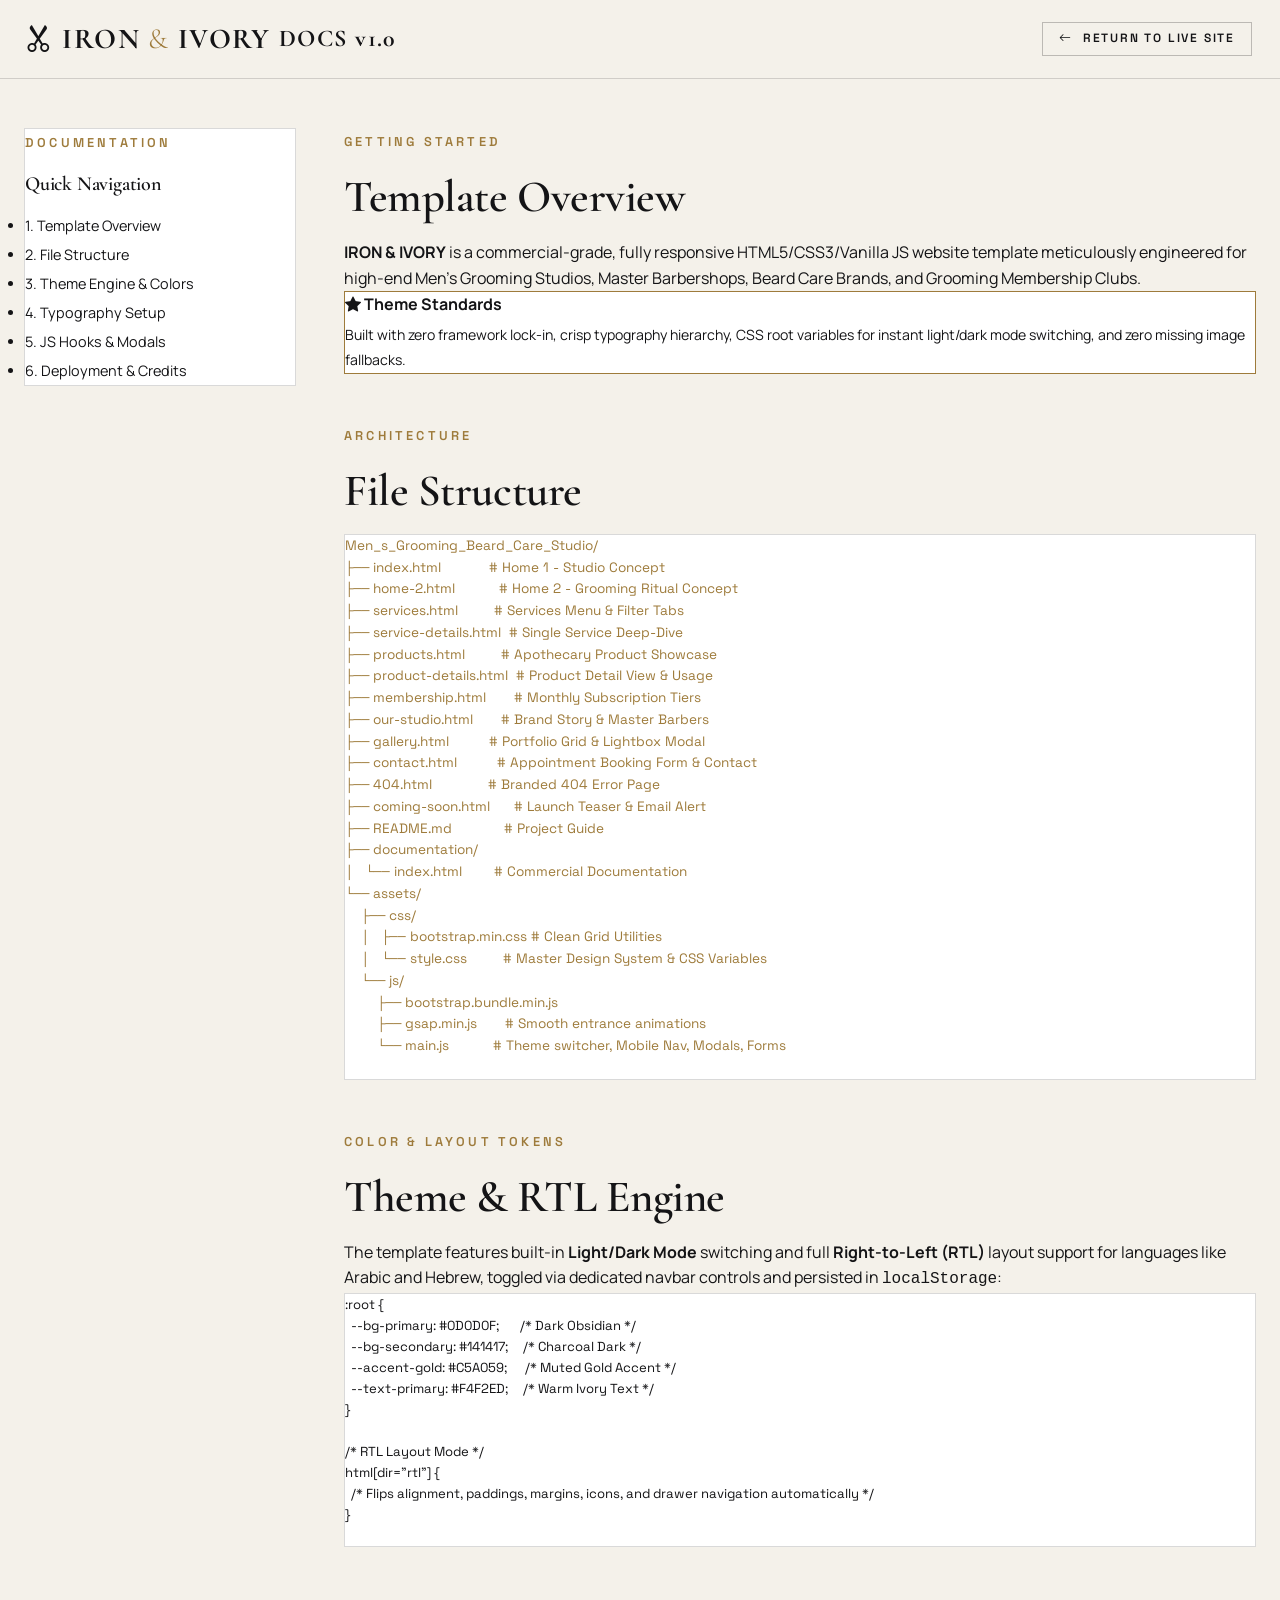
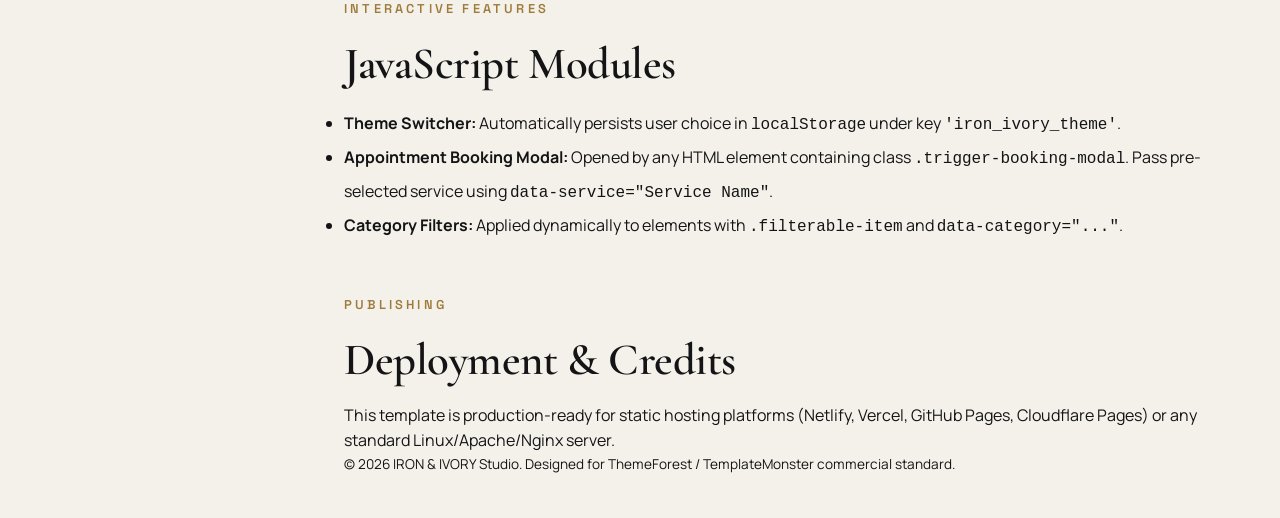
<file: documentation/index.html>
<!DOCTYPE html>
<html lang="en" data-theme="dark">
<head>
  <meta charset="UTF-8">
  <meta name="viewport" content="width=device-width, initial-scale=1.0">
  <title>Documentation — IRON & IVORY Commercial Template</title>
  <link rel="stylesheet" href="https://cdn.jsdelivr.net/npm/bootstrap-icons@1.11.1/font/bootstrap-icons.css">
  <!-- Favicon & Theme -->
  <link rel="icon" type="image/svg+xml" href="../assets/images/favicon.svg">
  <link rel="stylesheet" href="../assets/css/bootstrap.min.css">
  <link rel="stylesheet" href="../assets/css/style.css">
</head>
<body style="padding-top: 5rem;">

  <!-- HEADER -->
  <header class="studio-navbar">
    <div class="container">
      <div class="d-flex align-items-center justify-content-between">
        <a href="../index.html" class="navbar-brand-logo">
          <i class="bi bi-scissors text-gold me-2"></i>IRON <span>&</span> IVORY <small class="ms-2 text-gold fs-6 font-monospace">DOCS v1.0</small>
        </a>
        <a href="../index.html" class="btn-outline-studio" style="padding: 0.4rem 1rem; font-size: 0.75rem;">
          <i class="bi bi-arrow-left me-1"></i> Return to Live Site
        </a>
      </div>
    </div>
  </header>

  <!-- DOCS BODY -->
  <div class="container py-5">
    <div class="row g-5">
      <!-- Sidebar Navigation -->
      <div class="col-lg-3">
        <div class="p-3 position-sticky" style="top: 90px; background-color: var(--bg-card); border: 1px solid var(--border-color);">
          <span class="section-label">Documentation</span>
          <h4 class="h5 mb-3">Quick Navigation</h4>
          <ul class="list-unstyled" style="line-height: 2; font-size: 0.9rem;">
            <li><a href="#overview" class="text-gold">1. Template Overview</a></li>
            <li><a href="#structure" class="text-gold">2. File Structure</a></li>
            <li><a href="#theme" class="text-gold">3. Theme Engine & Colors</a></li>
            <li><a href="#typography" class="text-gold">4. Typography Setup</a></li>
            <li><a href="#components" class="text-gold">5. JS Hooks & Modals</a></li>
            <li><a href="#deployment" class="text-gold">6. Deployment & Credits</a></li>
          </ul>
        </div>
      </div>

      <!-- Main Content -->
      <div class="col-lg-9">
        
        <!-- Overview -->
        <section id="overview" class="mb-5 pb-4 border-bottom" style="border-color: var(--border-color) !important;">
          <span class="section-label">Getting Started</span>
          <h2 class="display-font mb-3">Template Overview</h2>
          <p class="text-muted">
            <strong>IRON & IVORY</strong> is a commercial-grade, fully responsive HTML5/CSS3/Vanilla JS website template meticulously engineered for high-end Men's Grooming Studios, Master Barbershops, Beard Care Brands, and Grooming Membership Clubs.
          </p>
          <div class="p-3" style="background-color: var(--bg-card); border: 1px solid var(--accent-gold);">
            <strong class="text-gold d-block mb-1"><i class="bi bi-star-fill me-1"></i> Theme Standards</strong>
            <span class="text-muted" style="font-size: 0.88rem;">Built with zero framework lock-in, crisp typography hierarchy, CSS root variables for instant light/dark mode switching, and zero missing image fallbacks.</span>
          </div>
        </section>

        <!-- Structure -->
        <section id="structure" class="mb-5 pb-4 border-bottom" style="border-color: var(--border-color) !important;">
          <span class="section-label">Architecture</span>
          <h2 class="display-font mb-3">File Structure</h2>
          <pre class="p-3" style="background-color: var(--bg-card); border: 1px solid var(--border-color); color: var(--accent-gold); font-family: var(--font-mono); font-size: 0.85rem;">
Men_s_Grooming_Beard_Care_Studio/
├── index.html            # Home 1 - Studio Concept
├── home-2.html           # Home 2 - Grooming Ritual Concept
├── services.html         # Services Menu & Filter Tabs
├── service-details.html  # Single Service Deep-Dive
├── products.html         # Apothecary Product Showcase
├── product-details.html  # Product Detail View & Usage
├── membership.html       # Monthly Subscription Tiers
├── our-studio.html       # Brand Story & Master Barbers
├── gallery.html          # Portfolio Grid & Lightbox Modal
├── contact.html          # Appointment Booking Form & Contact
├── 404.html              # Branded 404 Error Page
├── coming-soon.html      # Launch Teaser & Email Alert
├── README.md             # Project Guide
├── documentation/
│   └── index.html        # Commercial Documentation
└── assets/
    ├── css/
    │   ├── bootstrap.min.css # Clean Grid Utilities
    │   └── style.css         # Master Design System & CSS Variables
    └── js/
        ├── bootstrap.bundle.min.js
        ├── gsap.min.js       # Smooth entrance animations
        └── main.js           # Theme switcher, Mobile Nav, Modals, Forms
          </pre>
        </section>

        <!-- Theme & Layout Engine -->
        <section id="theme" class="mb-5 pb-4 border-bottom" style="border-color: var(--border-color) !important;">
          <span class="section-label">Color & Layout Tokens</span>
          <h2 class="display-font mb-3">Theme & RTL Engine</h2>
          <p class="text-muted">
            The template features built-in <strong>Light/Dark Mode</strong> switching and full <strong>Right-to-Left (RTL)</strong> layout support for languages like Arabic and Hebrew, toggled via dedicated navbar controls and persisted in <code>localStorage</code>:
          </p>
          <pre class="p-3" style="background-color: var(--bg-card); border: 1px solid var(--border-color); color: var(--text-primary); font-family: var(--font-mono); font-size: 0.82rem;">
:root {
  --bg-primary: #0D0D0F;       /* Dark Obsidian */
  --bg-secondary: #141417;     /* Charcoal Dark */
  --accent-gold: #C5A059;      /* Muted Gold Accent */
  --text-primary: #F4F2ED;     /* Warm Ivory Text */
}

/* RTL Layout Mode */
html[dir="rtl"] {
  /* Flips alignment, paddings, margins, icons, and drawer navigation automatically */
}
          </pre>
        </section>

        <!-- JS Hooks -->
        <section id="components" class="mb-5 pb-4 border-bottom" style="border-color: var(--border-color) !important;">
          <span class="section-label">Interactive Features</span>
          <h2 class="display-font mb-3">JavaScript Modules</h2>
          <ul class="list-unstyled text-muted" style="line-height: 2;">
            <li><strong class="text-gold">Theme Switcher:</strong> Automatically persists user choice in <code>localStorage</code> under key <code>'iron_ivory_theme'</code>.</li>
            <li><strong class="text-gold">Appointment Booking Modal:</strong> Opened by any HTML element containing class <code>.trigger-booking-modal</code>. Pass pre-selected service using <code>data-service="Service Name"</code>.</li>
            <li><strong class="text-gold">Category Filters:</strong> Applied dynamically to elements with <code>.filterable-item</code> and <code>data-category="..."</code>.</li>
          </ul>
        </section>

        <!-- Deployment -->
        <section id="deployment">
          <span class="section-label">Publishing</span>
          <h2 class="display-font mb-3">Deployment & Credits</h2>
          <p class="text-muted">
            This template is production-ready for static hosting platforms (Netlify, Vercel, GitHub Pages, Cloudflare Pages) or any standard Linux/Apache/Nginx server.
          </p>
          <p class="text-muted" style="font-size: 0.85rem;">
            &copy; 2026 IRON & IVORY Studio. Designed for ThemeForest / TemplateMonster commercial standard.
          </p>
        </section>

      </div>
    </div>
  </div>

  <script src="../assets/js/main.js"></script>
</body>
</html>
</file>
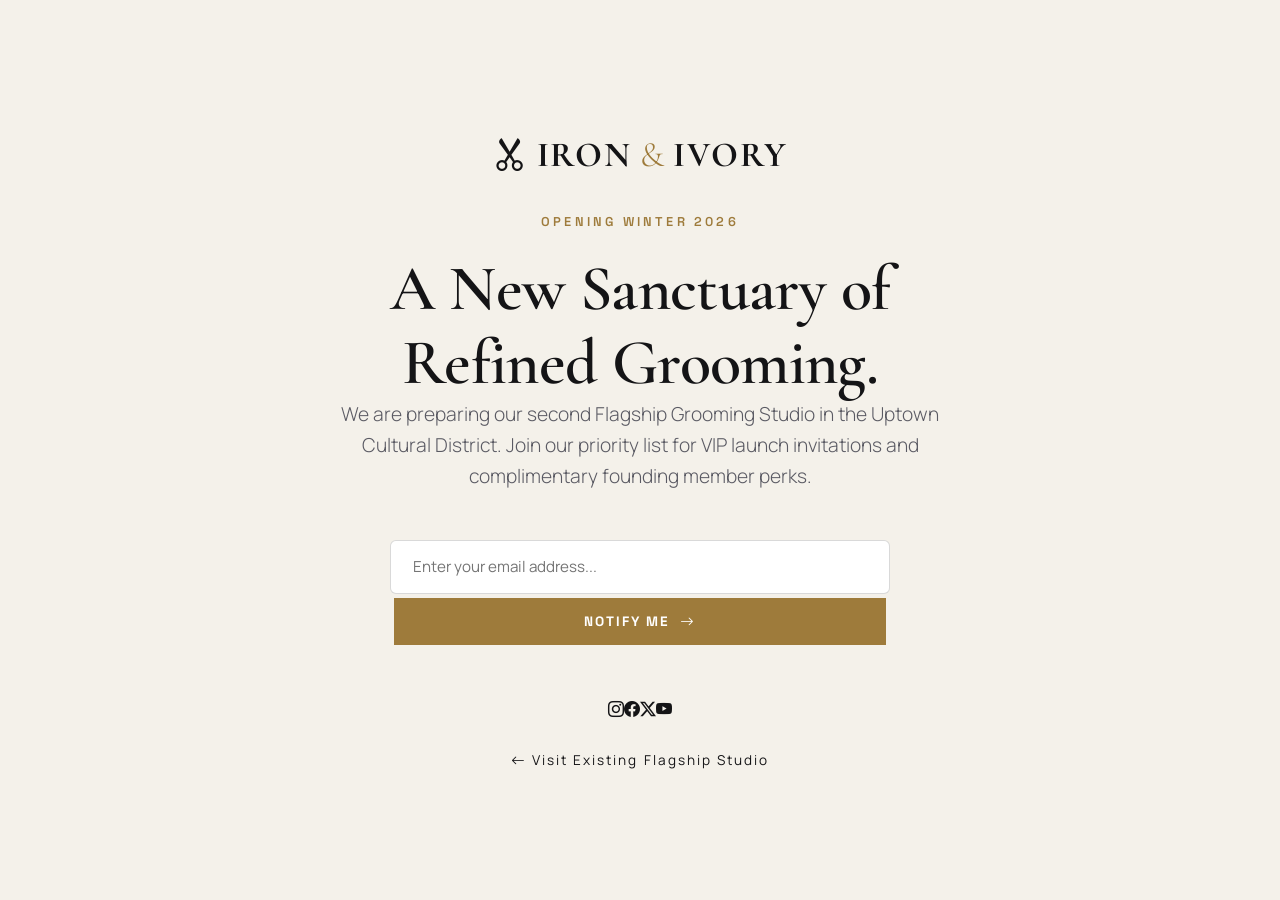
<file: coming-soon.html>
<!DOCTYPE html>
<html lang="en" data-theme="dark">
<head>
  <meta charset="UTF-8">
  <meta name="viewport" content="width=device-width, initial-scale=1.0">
  <title>New Location Opening Soon — IRON & IVORY Studio</title>
  
  <link rel="stylesheet" href="https://cdn.jsdelivr.net/npm/bootstrap-icons@1.11.1/font/bootstrap-icons.css">
  <!-- Favicon & Theme -->
  <link rel="icon" type="image/svg+xml" href="assets/images/favicon.svg">
  <link rel="stylesheet" href="assets/css/bootstrap.min.css">
  <link rel="stylesheet" href="assets/css/style.css">
</head>
<body>

  <!-- COMING SOON HERO -->
  <section class="d-flex align-items-center justify-content-center text-center position-relative overflow-hidden" style="min-height: 100vh; background-color: var(--bg-primary);">
    <div class="hero-bg-overlay" style="background-image: url('https://images.unsplash.com/photo-1503951914875-452162b0f3f1?auto=format&fit=crop&w=1920&q=80'); opacity: 0.25;"></div>
    
    <div class="container position-relative z-2 py-5">
      <div style="max-width: 650px; margin: 0 auto;">
        
        <a href="index.html" class="navbar-brand-logo justify-content-center mb-4" style="font-size: 2.2rem;">
          <i class="bi bi-scissors text-gold me-2"></i>IRON <span>&</span> IVORY
        </a>

        <span class="section-label">Opening Winter 2026</span>
        <h1 class="display-font my-3" style="font-size: clamp(2.5rem, 5vw, 4rem);">
          A New Sanctuary of Refined Grooming.
        </h1>
        <p class="text-lead mb-5">
          We are preparing our second Flagship Grooming Studio in the Uptown Cultural District. Join our priority list for VIP launch invitations and complimentary founding member perks.
        </p>

        <!-- Newsletter Notify Form -->
        <form class="studio-interactive-form mb-5">
          <div class="d-flex flex-column flex-sm-row gap-2" style="max-width: 500px; margin: 0 auto;">
            <input type="email" class="studio-input" placeholder="Enter your email address..." required style="background: var(--bg-card);">
            <button type="submit" class="btn-primary-studio text-nowrap">
              Notify Me <i class="bi bi-arrow-right"></i>
            </button>
          </div>
          <div class="form-feedback-alert"></div>
        </form>

        <!-- Social & Direct Contact -->
        <div class="d-flex justify-content-center gap-4 text-muted fs-5">
          <a href="#" aria-label="Instagram" class="text-muted"><i class="bi bi-instagram"></i></a>
          <a href="#" aria-label="Facebook" class="text-muted"><i class="bi bi-facebook"></i></a>
          <a href="#" aria-label="Twitter" class="text-muted"><i class="bi bi-twitter-x"></i></a>
          <a href="#" aria-label="YouTube" class="text-muted"><i class="bi bi-youtube"></i></a>
        </div>

        <div class="mt-4">
          <a href="index.html" class="text-gold font-monospace text-uppercase" style="font-size: 0.85rem; letter-spacing: 0.15em;">
            <i class="bi bi-arrow-left me-1"></i> Visit Existing Flagship Studio
          </a>
        </div>

      </div>
    </div>
  </section>

  <script src="assets/js/bootstrap.bundle.min.js"></script>
  <script src="assets/js/main.js"></script>
</body>
</html>
</file>
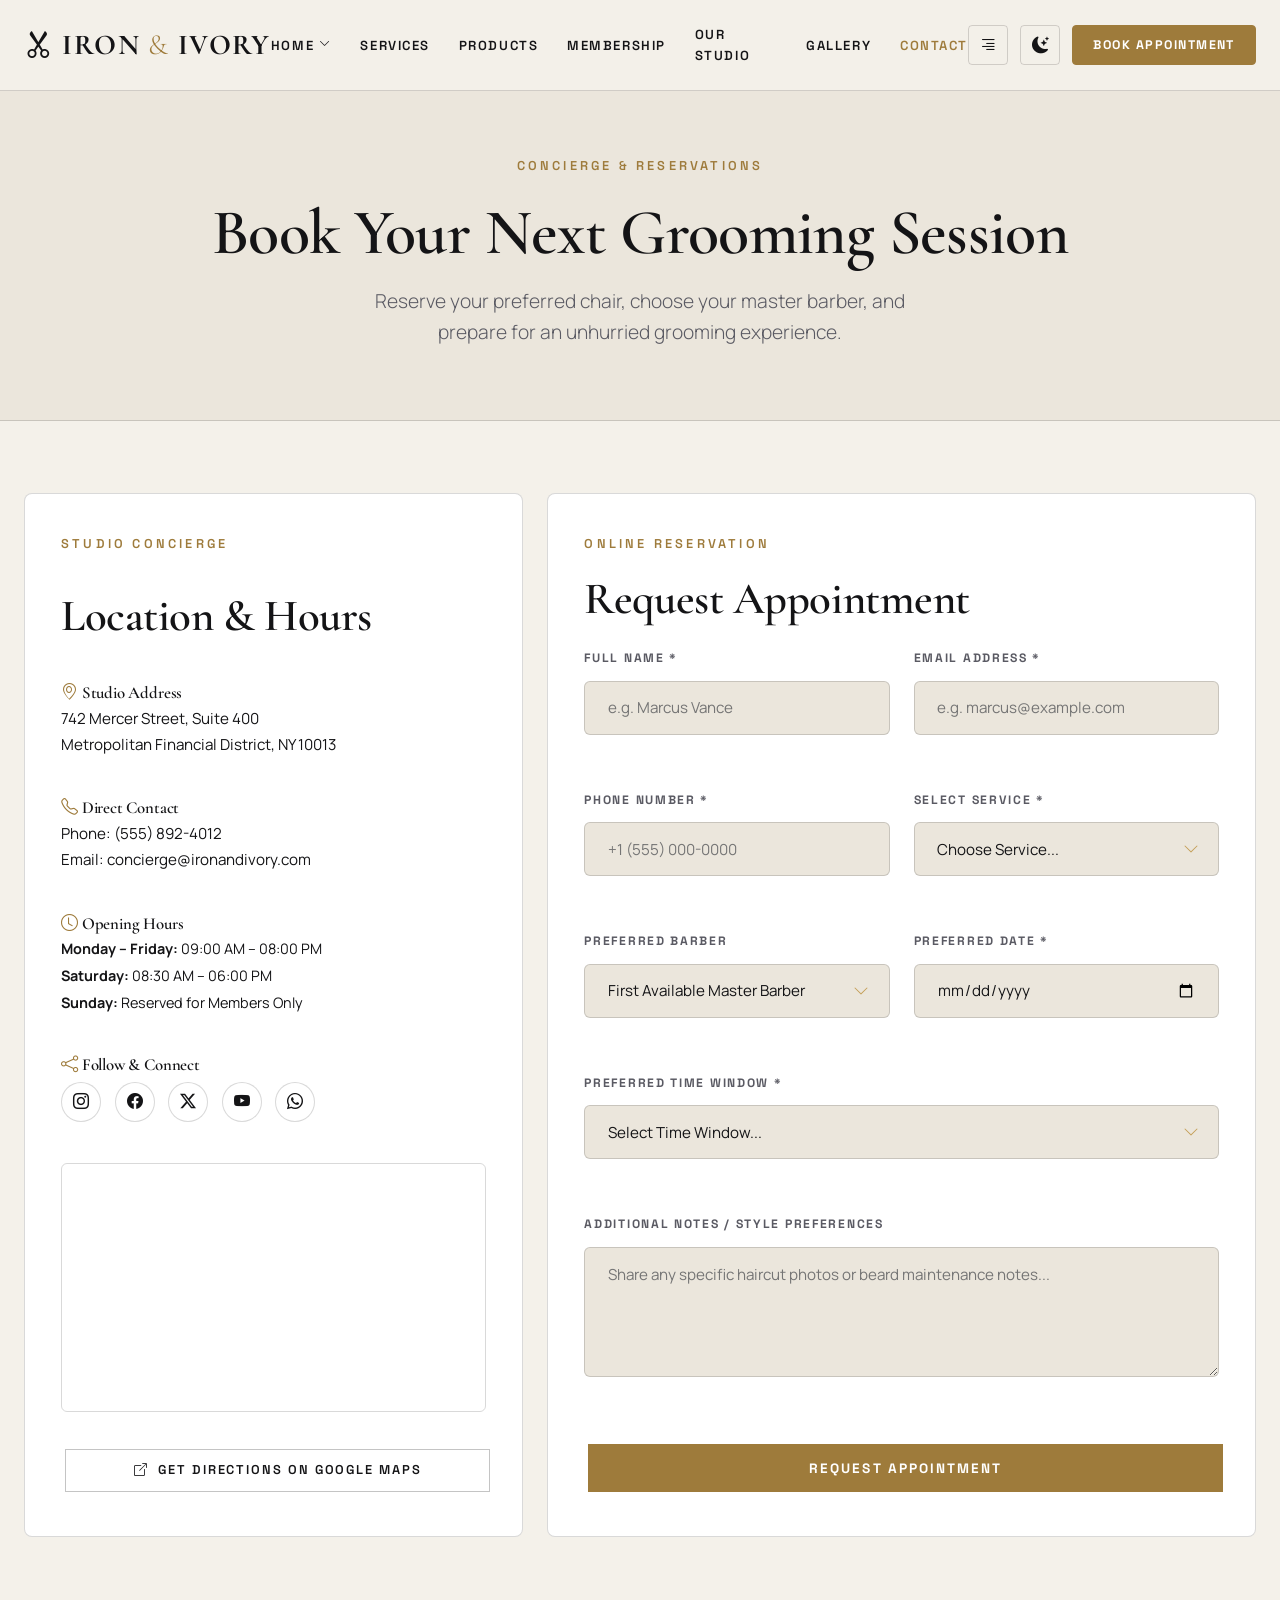
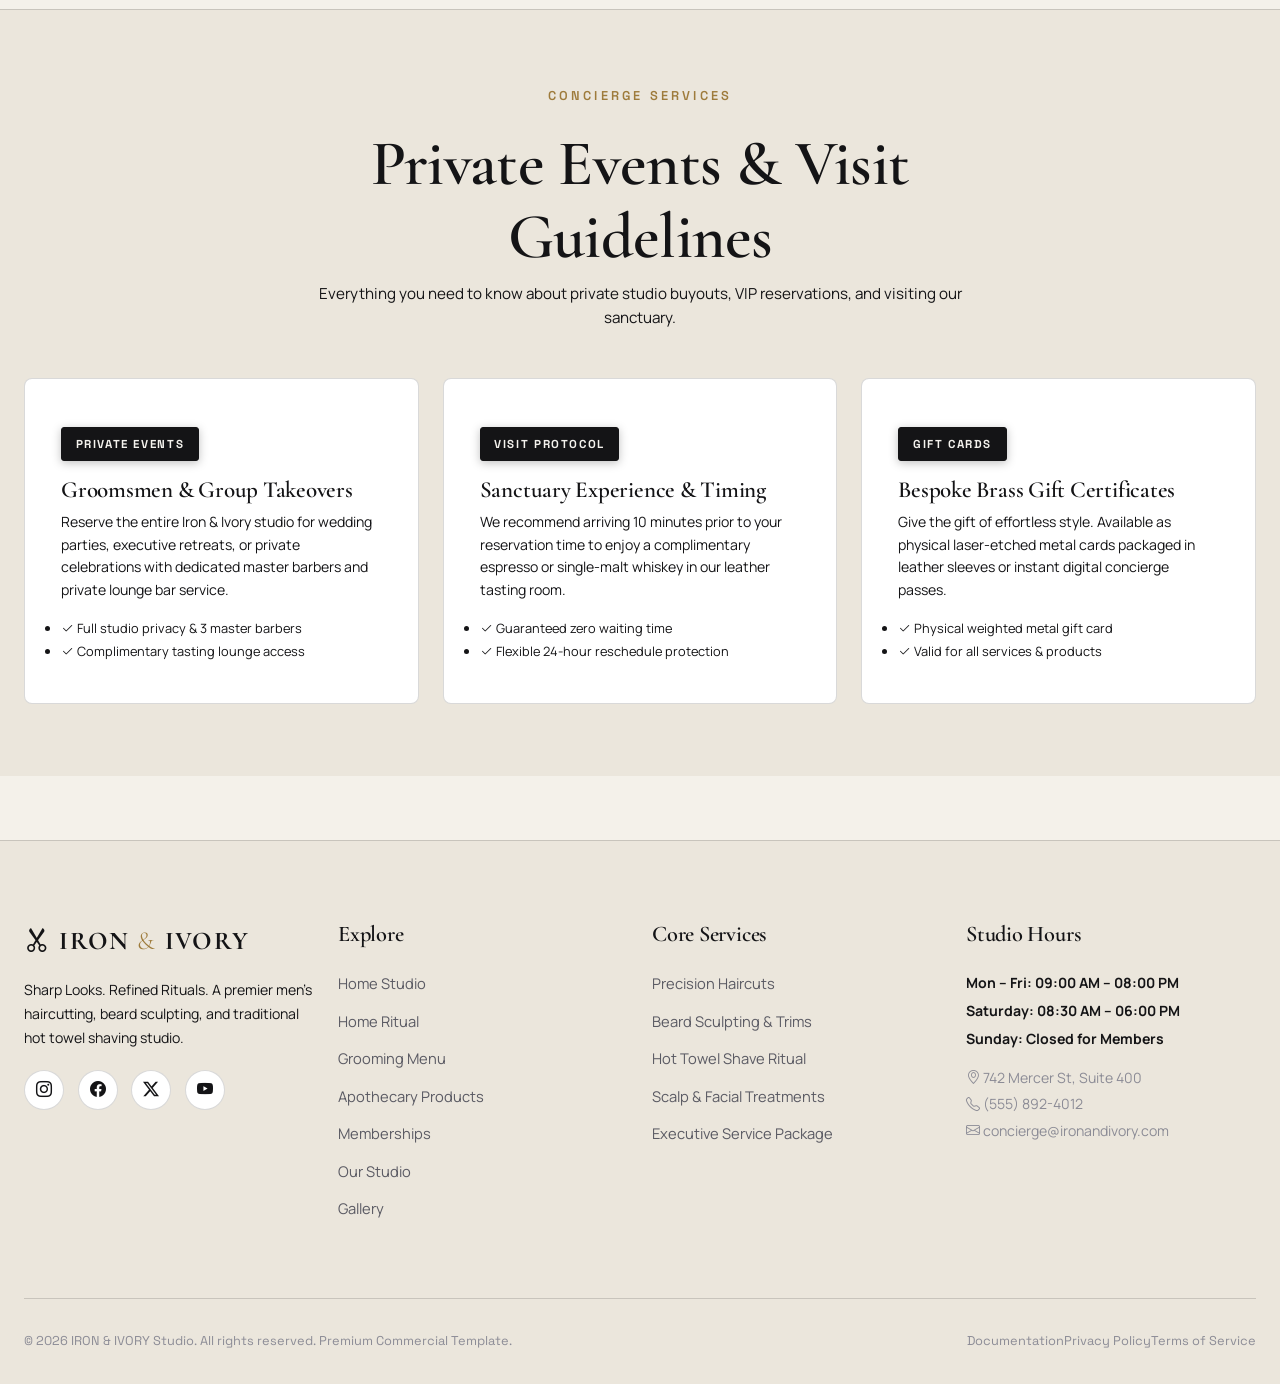
<file: contact.html>
<!DOCTYPE html>
<html lang="en" data-theme="dark">
<head>
  <meta charset="UTF-8">
  <meta name="viewport" content="width=device-width, initial-scale=1.0">
  <title>Contact & Appointment Reservations — IRON & IVORY Studio</title>
  <meta name="description" content="Reserve your chair at Iron & Ivory Men's Grooming Studio. Studio address, opening hours, contact details, and complete online appointment enquiry form.">
  
  <link rel="stylesheet" href="https://cdn.jsdelivr.net/npm/bootstrap-icons@1.11.1/font/bootstrap-icons.css">
  <!-- Favicon & Theme -->
  <link rel="icon" type="image/svg+xml" href="assets/images/favicon.svg">
  <link rel="stylesheet" href="assets/css/bootstrap.min.css">
  <link rel="stylesheet" href="assets/css/style.css">
</head>
<body>

  <!-- MANDATORY NAVBAR -->
  <header class="studio-navbar">
    <div class="container">
      <div class="d-flex align-items-center justify-content-between">
        
        <a href="index.html" class="navbar-brand-logo">
          <i class="bi bi-scissors text-gold me-2"></i>IRON <span>&</span> IVORY
        </a>

        <nav>
          <ul class="nav-menu">
            <li class="nav-link-item has-dropdown">
              <a href="index.html" class="nav-link-anchor">
                Home <i class="bi bi-chevron-down ms-1" style="font-size: 0.7rem;"></i>
              </a>
              <div class="dropdown-panel">
                <a href="index.html" class="dropdown-anchor">Home 1 — Studio Concept</a>
                <a href="home-2.html" class="dropdown-anchor">Home 2 — Ritual Concept</a>
              </div>
            </li>

            <li class="nav-link-item"><a href="services.html" class="nav-link-anchor">Services</a></li>

            <li class="nav-link-item"><a href="products.html" class="nav-link-anchor">Products</a></li>
            <li class="nav-link-item"><a href="membership.html" class="nav-link-anchor">Membership</a></li>
            <li class="nav-link-item"><a href="our-studio.html" class="nav-link-anchor">Our Studio</a></li>
            <li class="nav-link-item"><a href="gallery.html" class="nav-link-anchor">Gallery</a></li>
            <li class="nav-link-item active"><a href="contact.html" class="nav-link-anchor">Contact</a></li>
          </ul>
        </nav>

        <div class="header-actions-wrapper">
          <button class="rtl-toggle-btn" aria-label="Toggle Layout Direction" title="Toggle RTL/LTR"><i class="bi bi-text-right"></i></button>
          <button class="theme-toggle-btn" aria-label="Toggle Theme" title="Toggle Light/Dark Mode">
            <i class="bi bi-sun-fill"></i>
          </button>
          
          <a href="contact.html" class="btn-primary-studio nav-book-btn trigger-booking-modal">
            Book Appointment
          </a>

          <button class="mobile-hamburger" aria-label="Open Mobile Navigation">
            <i class="bi bi-list"></i>
          </button>
        </div>

      </div>
    </div>
  </header>

  <div class="drawer-overlay"></div>
  <aside class="mobile-drawer">
    <div>
      <div class="drawer-header">
        <a href="index.html" class="navbar-brand-logo" style="font-size: 1.4rem;">
          <i class="bi bi-scissors text-gold me-2"></i>IRON <span>&</span> IVORY
        </a>
        <button class="drawer-close btn p-0" aria-label="Close Navigation">
          <i class="bi bi-x-lg"></i>
        </button>
      </div>

      <ul class="mobile-menu-list">
        <li>
          <a href="#" class="nav-link-anchor mobile-dropdown-toggle justify-content-between">
            Home <i class="bi bi-chevron-down"></i>
          </a>
          <ul class="mobile-dropdown-menu">
            <li><a href="index.html" class="dropdown-anchor">Home 1 — Studio Concept</a></li>
            <li><a href="home-2.html" class="dropdown-anchor">Home 2 — Ritual Concept</a></li>
          </ul>
        </li>

        <li><a href="services.html" class="nav-link-anchor">Services</a></li>

        <li><a href="products.html" class="nav-link-anchor">Products</a></li>
        <li><a href="membership.html" class="nav-link-anchor">Membership</a></li>
        <li><a href="our-studio.html" class="nav-link-anchor">Our Studio</a></li>
        <li><a href="gallery.html" class="nav-link-anchor">Gallery</a></li>
        <li><a href="contact.html" class="nav-link-anchor active">Contact</a></li>
      </ul>
    </div>

    <div class="mt-4 pt-3 border-top" style="border-color: var(--border-color) !important;">
      <a href="contact.html" class="btn-primary-studio w-100 trigger-booking-modal mb-3">
        Book Appointment
      </a>
      <div class="d-flex align-items-center justify-content-between text-muted mb-2" style="font-size: 0.85rem;">
        <span>Layout Direction:</span>
        <button class="rtl-toggle-btn" aria-label="Toggle Layout Direction" title="Toggle RTL/LTR"><i class="bi bi-text-right"></i></button>
      </div>
      <div class="d-flex align-items-center justify-content-between text-muted" style="font-size: 0.85rem;">
        <span>Toggle Mode:</span>
        <button class="theme-toggle-btn" aria-label="Toggle Theme" title="Toggle Light/Dark Mode">
          <i class="bi bi-sun-fill"></i>
        </button>
      </div>
    </div>
  </aside>

  <!-- PAGE HERO -->
  <section class="py-5" style="padding-top: 8rem !important; background-color: var(--bg-secondary); border-bottom: 1px solid var(--border-color);">
    <div class="container text-center py-4">
      <span class="section-label">Concierge & Reservations</span>
      <h1 class="display-font mb-3">Book Your Next Grooming Session</h1>
      <p class="text-lead" style="max-width: 600px; margin: 0 auto;">
        Reserve your preferred chair, choose your master barber, and prepare for an unhurried grooming experience.
      </p>
    </div>
  </section>

  <!-- CONTACT CONTENT & FORM -->
  <section class="py-5">
    <div class="container py-4">
      <div class="row g-4 g-lg-5">
        <!-- Studio Details Column -->
        <div class="col-lg-5">
          <div class="addon-card">
            <span class="section-label">Studio Concierge</span>
            <h3 class="h2 mb-4">Location & Hours</h3>

            <div class="mb-4">
              <h5 class="h6 text-gold mb-1"><i class="bi bi-geo-alt me-2" style="color: var(--accent-gold);"></i> Studio Address</h5>
              <p class="text-muted mb-0" style="font-size: 0.95rem; line-height: 1.7;">
                742 Mercer Street, Suite 400<br>
                Metropolitan Financial District, NY 10013
              </p>
            </div>

            <div class="mb-4">
              <h5 class="h6 text-gold mb-1"><i class="bi bi-telephone me-2" style="color: var(--accent-gold);"></i> Direct Contact</h5>
              <p class="text-muted mb-0" style="font-size: 0.95rem; line-height: 1.7;">
                Phone: (555) 892-4012<br>
                Email: concierge@ironandivory.com
              </p>
            </div>

            <div class="mb-4">
              <h5 class="h6 text-gold mb-1"><i class="bi bi-clock me-2" style="color: var(--accent-gold);"></i> Opening Hours</h5>
              <p class="text-muted mb-1" style="font-size: 0.9rem;"><strong>Monday – Friday:</strong> 09:00 AM – 08:00 PM</p>
              <p class="text-muted mb-1" style="font-size: 0.9rem;"><strong>Saturday:</strong> 08:30 AM – 06:00 PM</p>
              <p class="text-muted mb-0" style="font-size: 0.9rem;"><strong>Sunday:</strong> Reserved for Members Only</p>
            </div>

            <!-- Social Media Connections -->
            <div class="mb-4 pt-3 border-top" style="border-color: var(--border-color) !important;">
              <h5 class="h6 text-gold mb-2"><i class="bi bi-share me-2" style="color: var(--accent-gold);"></i> Follow & Connect</h5>
              <div class="footer-social-links mt-2">
                <a href="#" aria-label="Instagram"><i class="bi bi-instagram"></i></a>
                <a href="#" aria-label="Facebook"><i class="bi bi-facebook"></i></a>
                <a href="#" aria-label="Twitter"><i class="bi bi-twitter-x"></i></a>
                <a href="#" aria-label="YouTube"><i class="bi bi-youtube"></i></a>
                <a href="#" aria-label="WhatsApp"><i class="bi bi-whatsapp"></i></a>
              </div>
            </div>

            <!-- Interactive Google Map Embed Container -->
            <div class="mb-3 overflow-hidden" style="border: 1px solid var(--border-color); border-radius: 6px;">
              <iframe 
                src="https://www.google.com/maps/embed?pb=!1m18!1m12!1m3!1d3023.7742137450596!2d-74.00412802342898!3d40.72297127139178!2m3!1f0!2f0!3f0!3m2!1i1024!2i768!4f13.1!3m3!1m2!1s0x89c2598be2c77d07%3A0x6b8d003b5b6370!2sMercer%20St%2C%20New%20York%2C%20NY%2010013!5e0!3m2!1sen!2sus!4v1700000000000!5m2!1sen!2sus" 
                width="100%" 
                height="240" 
                style="border:0; filter: contrast(1.05) grayscale(0.4);" 
                allowfullscreen="" 
                loading="lazy" 
                referrerpolicy="no-referrer-when-downgrade"
                title="Iron & Ivory Studio Map Location">
              </iframe>
            </div>

            <a href="https://maps.google.com/?q=742+Mercer+Street+New+York+NY" target="_blank" rel="noopener" class="btn-outline-studio w-100 text-center" style="padding: 0.65rem; font-size: 0.8rem;">
              <i class="bi bi-box-arrow-up-right me-2"></i> Get Directions on Google Maps
            </a>
          </div>
        </div>

        <!-- Appointment Form Column -->
        <div class="col-lg-7">
          <div class="addon-card">
            <span class="section-label">Online Reservation</span>
            <h3 class="h2 mb-4">Request Appointment</h3>

            <form class="studio-interactive-form">
              <div class="row g-4">
                <div class="col-sm-6">
                  <div class="studio-form-group">
                    <label class="studio-form-label">Full Name *</label>
                    <input type="text" class="studio-input" placeholder="e.g. Marcus Vance" required>
                  </div>
                </div>

                <div class="col-sm-6">
                  <div class="studio-form-group">
                    <label class="studio-form-label">Email Address *</label>
                    <input type="email" class="studio-input" placeholder="e.g. marcus@example.com" required>
                  </div>
                </div>

                <div class="col-sm-6">
                  <div class="studio-form-group">
                    <label class="studio-form-label">Phone Number *</label>
                    <input type="tel" class="studio-input" placeholder="+1 (555) 000-0000" required>
                  </div>
                </div>

                <div class="col-sm-6">
                  <div class="studio-form-group">
                    <label class="studio-form-label">Select Service *</label>
                    <select class="studio-input" required>
                      <option value="">Choose Service...</option>
                      <option value="Haircut">Tailored Haircut ($55)</option>
                      <option value="Beard Trim">Beard Trim & Sculpt ($45)</option>
                      <option value="Haircut + Beard">Haircut + Beard Combo ($85)</option>
                      <option value="Hot Towel Shave">Hot Towel Shave ($60)</option>
                      <option value="Grooming Treatment">Grooming Facial Treatment ($65)</option>
                      <option value="Membership Enquiry">Membership Plan Enquiry</option>
                    </select>
                  </div>
                </div>

                <div class="col-sm-6">
                  <div class="studio-form-group">
                    <label class="studio-form-label">Preferred Barber</label>
                    <select class="studio-input">
                      <option value="First Available">First Available Master Barber</option>
                      <option value="Julian Vance">Julian Vance (Head Barber)</option>
                      <option value="Thomas Thorne">Thomas Thorne (Beard Specialist)</option>
                      <option value="Marcus Sterling">Marcus Sterling (Shaving Artisan)</option>
                    </select>
                  </div>
                </div>

                <div class="col-sm-6">
                  <div class="studio-form-group">
                    <label class="studio-form-label">Preferred Date *</label>
                    <input type="date" class="studio-input" required>
                  </div>
                </div>

                <div class="col-sm-12">
                  <div class="studio-form-group">
                    <label class="studio-form-label">Preferred Time Window *</label>
                    <select class="studio-input" required>
                      <option value="">Select Time Window...</option>
                      <option value="Morning (09:00 AM - 12:00 PM)">Morning (09:00 AM - 12:00 PM)</option>
                      <option value="Afternoon (12:00 PM - 04:00 PM)">Afternoon (12:00 PM - 04:00 PM)</option>
                      <option value="Evening (04:00 PM - 08:00 PM)">Evening (04:00 PM - 08:00 PM)</option>
                    </select>
                  </div>
                </div>

                <div class="col-12">
                  <div class="studio-form-group">
                    <label class="studio-form-label">Additional Notes / Style Preferences</label>
                    <textarea class="studio-input" rows="3" placeholder="Share any specific haircut photos or beard maintenance notes..."></textarea>
                  </div>
                </div>

                <div class="col-12">
                  <button type="submit" class="btn-primary-studio w-100">
                    Request Appointment
                  </button>
                  <div class="form-feedback-alert"></div>
                </div>
              </div>
            </form>
          </div>
        </div>
      </div>
    </div>
  </section>

  <!-- NEW SECTION: PRIVATE EVENTS & CONCIERGE GUIDELINES -->
  <section class="py-5" style="background-color: var(--bg-secondary); border-top: 1px solid var(--border-color);">
    <div class="container py-4">
      <div class="text-center mb-5" style="max-width: 650px; margin: 0 auto;">
        <span class="section-label">Concierge Services</span>
        <h2 class="h1 mb-2">Private Events & Visit Guidelines</h2>
        <p class="text-muted" style="font-size: 0.95rem;">
          Everything you need to know about private studio buyouts, VIP reservations, and visiting our sanctuary.
        </p>
      </div>

      <div class="row g-4">
        <!-- Card 1 -->
        <div class="col-lg-4 col-md-6">
          <div class="addon-card">
            <div>
              <span class="badge-gold font-monospace mb-3 d-inline-block">PRIVATE EVENTS</span>
              <h3 class="h4 mb-2">Groomsmen & Group Takeovers</h3>
              <p class="text-muted mb-3" style="font-size: 0.88rem;">
                Reserve the entire Iron & Ivory studio for wedding parties, executive retreats, or private celebrations with dedicated master barbers and private lounge bar service.
              </p>
            </div>
            <ul class="list-unstyled text-gold font-monospace mb-0" style="font-size: 0.8rem; line-height: 1.8;">
              <li><i class="bi bi-check2 me-1"></i> Full studio privacy & 3 master barbers</li>
              <li><i class="bi bi-check2 me-1"></i> Complimentary tasting lounge access</li>
            </ul>
          </div>
        </div>

        <!-- Card 2 -->
        <div class="col-lg-4 col-md-6">
          <div class="addon-card">
            <div>
              <span class="badge-gold font-monospace mb-3 d-inline-block">VISIT PROTOCOL</span>
              <h3 class="h4 mb-2">Sanctuary Experience & Timing</h3>
              <p class="text-muted mb-3" style="font-size: 0.88rem;">
                We recommend arriving 10 minutes prior to your reservation time to enjoy a complimentary espresso or single-malt whiskey in our leather tasting room.
              </p>
            </div>
            <ul class="list-unstyled text-gold font-monospace mb-0" style="font-size: 0.8rem; line-height: 1.8;">
              <li><i class="bi bi-check2 me-1"></i> Guaranteed zero waiting time</li>
              <li><i class="bi bi-check2 me-1"></i> Flexible 24-hour reschedule protection</li>
            </ul>
          </div>
        </div>

        <!-- Card 3 -->
        <div class="col-lg-4 col-md-12">
          <div class="addon-card">
            <div>
              <span class="badge-gold font-monospace mb-3 d-inline-block">GIFT CARDS</span>
              <h3 class="h4 mb-2">Bespoke Brass Gift Certificates</h3>
              <p class="text-muted mb-3" style="font-size: 0.88rem;">
                Give the gift of effortless style. Available as physical laser-etched metal cards packaged in leather sleeves or instant digital concierge passes.
              </p>
            </div>
            <ul class="list-unstyled text-gold font-monospace mb-0" style="font-size: 0.8rem; line-height: 1.8;">
              <li><i class="bi bi-check2 me-1"></i> Physical weighted metal gift card</li>
              <li><i class="bi bi-check2 me-1"></i> Valid for all services & products</li>
            </ul>
          </div>
        </div>
      </div>
    </div>
  </section>

  <!-- UNIVERSAL APPOINTMENT BOOKING MODAL -->
  <div class="lightbox-modal booking-modal-wrapper" style="z-index: 2500;">
    <div class="lightbox-content" style="max-width: 620px; width: 100%; background: var(--bg-card); padding: 2.5rem 2rem; border: 1px solid var(--accent-gold); border-radius: 6px; position: relative; max-height: 90vh; overflow-y: auto;">
      <button class="booking-modal-close" style="position: absolute; top: 18px; right: 22px; background: none; border: none; color: var(--text-primary); font-size: 1.8rem; cursor: pointer;">
        &times;
      </button>

      <span class="section-label">Online Enquiry</span>
      <h3 class="mb-4">Book Your Grooming Session</h3>

      <form class="studio-interactive-form">
        <div class="row g-4">
          <div class="col-sm-6">
            <div class="studio-form-group">
              <label class="studio-form-label">Full Name *</label>
              <input type="text" class="studio-input" placeholder="e.g. Julian Vance" required>
            </div>
          </div>

          <div class="col-sm-6">
            <div class="studio-form-group">
              <label class="studio-form-label">Email Address *</label>
              <input type="email" class="studio-input" placeholder="e.g. julian@example.com" required>
            </div>
          </div>

          <div class="col-sm-6">
            <div class="studio-form-group">
              <label class="studio-form-label">Phone Number *</label>
              <input type="tel" class="studio-input" placeholder="+1 (555) 000-0000" required>
            </div>
          </div>

          <div class="col-sm-6">
            <div class="studio-form-group">
              <label class="studio-form-label">Select Service *</label>
              <select name="service" class="studio-input" required>
                <option value="">Choose Service...</option>
                <option value="Tailored Haircut">Tailored Haircut ($55)</option>
                <option value="Beard Sculpt & Trim">Beard Sculpt & Trim ($45)</option>
                <option value="Hot Towel Shave">Hot Towel Shave ($60)</option>
                <option value="The Signature Combo">The Signature Combo ($85)</option>
                <option value="The Executive Ritual">The Executive Ritual ($110)</option>
                <option value="The Ritual Ultimate">The Ritual Ultimate ($140)</option>
              </select>
            </div>
          </div>

          <div class="col-sm-6">
            <div class="studio-form-group">
              <label class="studio-form-label">Preferred Date *</label>
              <input type="date" class="studio-input" required>
            </div>
          </div>

          <div class="col-sm-6">
            <div class="studio-form-group">
              <label class="studio-form-label">Preferred Time *</label>
              <select class="studio-input" required>
                <option value="">Select Time...</option>
                <option value="09:00 AM">09:00 AM</option>
                <option value="11:00 AM">11:00 AM</option>
                <option value="02:00 PM">02:00 PM</option>
                <option value="04:30 PM">04:30 PM</option>
                <option value="06:30 PM">06:30 PM</option>
              </select>
            </div>
          </div>

          <div class="col-12">
            <div class="studio-form-group">
              <label class="studio-form-label">Special Notes / Requests</label>
              <textarea class="studio-input" rows="3" placeholder="Any specific hair style preferences or barber requests..." style="height: auto; padding-top: 1rem;"></textarea>
            </div>
          </div>

          <div class="col-12">
            <div class="form-feedback-alert mb-3" style="display: none; font-size: 0.9rem; font-weight: 600;"></div>
            <button type="submit" class="btn-primary-studio w-100">
              Confirm Reservation Request <i class="bi bi-calendar-check ms-1"></i>
            </button>
          </div>
        </div>
      </form>
    </div>
  </div>

  <!-- FOOTER -->
  <footer class="studio-footer">
    <div class="container">
      <div class="row g-4 g-lg-5">
        <!-- Col 1: Brand & Social Icons -->
        <div class="col-lg-3 col-md-6">
          <a href="index.html" class="navbar-brand-logo mb-3" style="font-size: 1.6rem;">
            <i class="bi bi-scissors text-gold me-2"></i>IRON <span>&</span> IVORY
          </a>
          <p class="text-muted mb-3" style="font-size: 0.88rem; line-height: 1.7;">
            Sharp Looks. Refined Rituals. A premier men's haircutting, beard sculpting, and traditional hot towel shaving studio.
          </p>
          <div class="footer-social-links">
            <a href="#" aria-label="Instagram"><i class="bi bi-instagram"></i></a>
            <a href="#" aria-label="Facebook"><i class="bi bi-facebook"></i></a>
            <a href="#" aria-label="Twitter"><i class="bi bi-twitter-x"></i></a>
            <a href="#" aria-label="YouTube"><i class="bi bi-youtube"></i></a>
          </div>
        </div>

        <!-- Col 2: Quick Links -->
        <div class="col-lg-3 col-md-6">
          <h4 class="footer-title">Explore</h4>
          <ul class="footer-links-list">
            <li><a href="index.html">Home Studio</a></li>
            <li><a href="home-2.html">Home Ritual</a></li>
            <li><a href="services.html">Grooming Menu</a></li>
            <li><a href="products.html">Apothecary Products</a></li>
            <li><a href="membership.html">Memberships</a></li>
            <li><a href="our-studio.html">Our Studio</a></li>
            <li><a href="gallery.html">Gallery</a></li>
          </ul>
        </div>

        <!-- Col 3: Core Services -->
        <div class="col-lg-3 col-md-6">
          <h4 class="footer-title">Core Services</h4>
          <ul class="footer-links-list">
            <li><a href="services.html#haircuts">Precision Haircuts</a></li>
            <li><a href="services.html#beards">Beard Sculpting & Trims</a></li>
            <li><a href="services.html#shaving">Hot Towel Shave Ritual</a></li>
            <li><a href="services.html#grooming">Scalp & Facial Treatments</a></li>
            <li><a href="service-details.html">Executive Service Package</a></li>
          </ul>
        </div>

        <!-- Col 4: Studio Contact & Hours -->
        <div class="col-lg-3 col-md-6">
          <h4 class="footer-title">Studio Hours</h4>
          <p class="text-muted mb-3" style="font-size: 0.88rem; line-height: 1.7;">
            <strong class="text-primary d-block mb-1">Mon – Fri: 09:00 AM – 08:00 PM</strong>
            <strong class="text-primary d-block mb-1">Saturday: 08:30 AM – 06:00 PM</strong>
            <strong class="text-primary d-block">Sunday: Closed for Members</strong>
          </p>
          <div style="font-size: 0.88rem; color: var(--text-muted);">
            <div class="mb-1"><i class="bi bi-geo-alt me-2 text-gold"></i> 742 Mercer St, Suite 400</div>
            <div class="mb-1"><i class="bi bi-telephone me-2 text-gold"></i> (555) 892-4012</div>
            <div><i class="bi bi-envelope me-2 text-gold"></i> concierge@ironandivory.com</div>
          </div>
        </div>
      </div>

      <div class="footer-bottom d-flex flex-wrap justify-content-between align-items-center gap-3">
        <div>
          &copy; 2026 IRON & IVORY Studio. All rights reserved. Premium Commercial Template.
        </div>
        <div class="d-flex gap-4">
          <a href="documentation/index.html" class="text-muted">Documentation</a>
          <a href="#" class="text-muted">Privacy Policy</a>
          <a href="#" class="text-muted">Terms of Service</a>
        </div>
      </div>
    </div>
  </footer>

  <button class="back-to-top" aria-label="Back to Top"><i class="bi bi-arrow-up"></i></button>

  <script src="assets/js/bootstrap.bundle.min.js"></script>
  <script src="assets/js/gsap.min.js"></script>
  <script src="assets/js/main.js"></script>
</body>
</html>
</file>
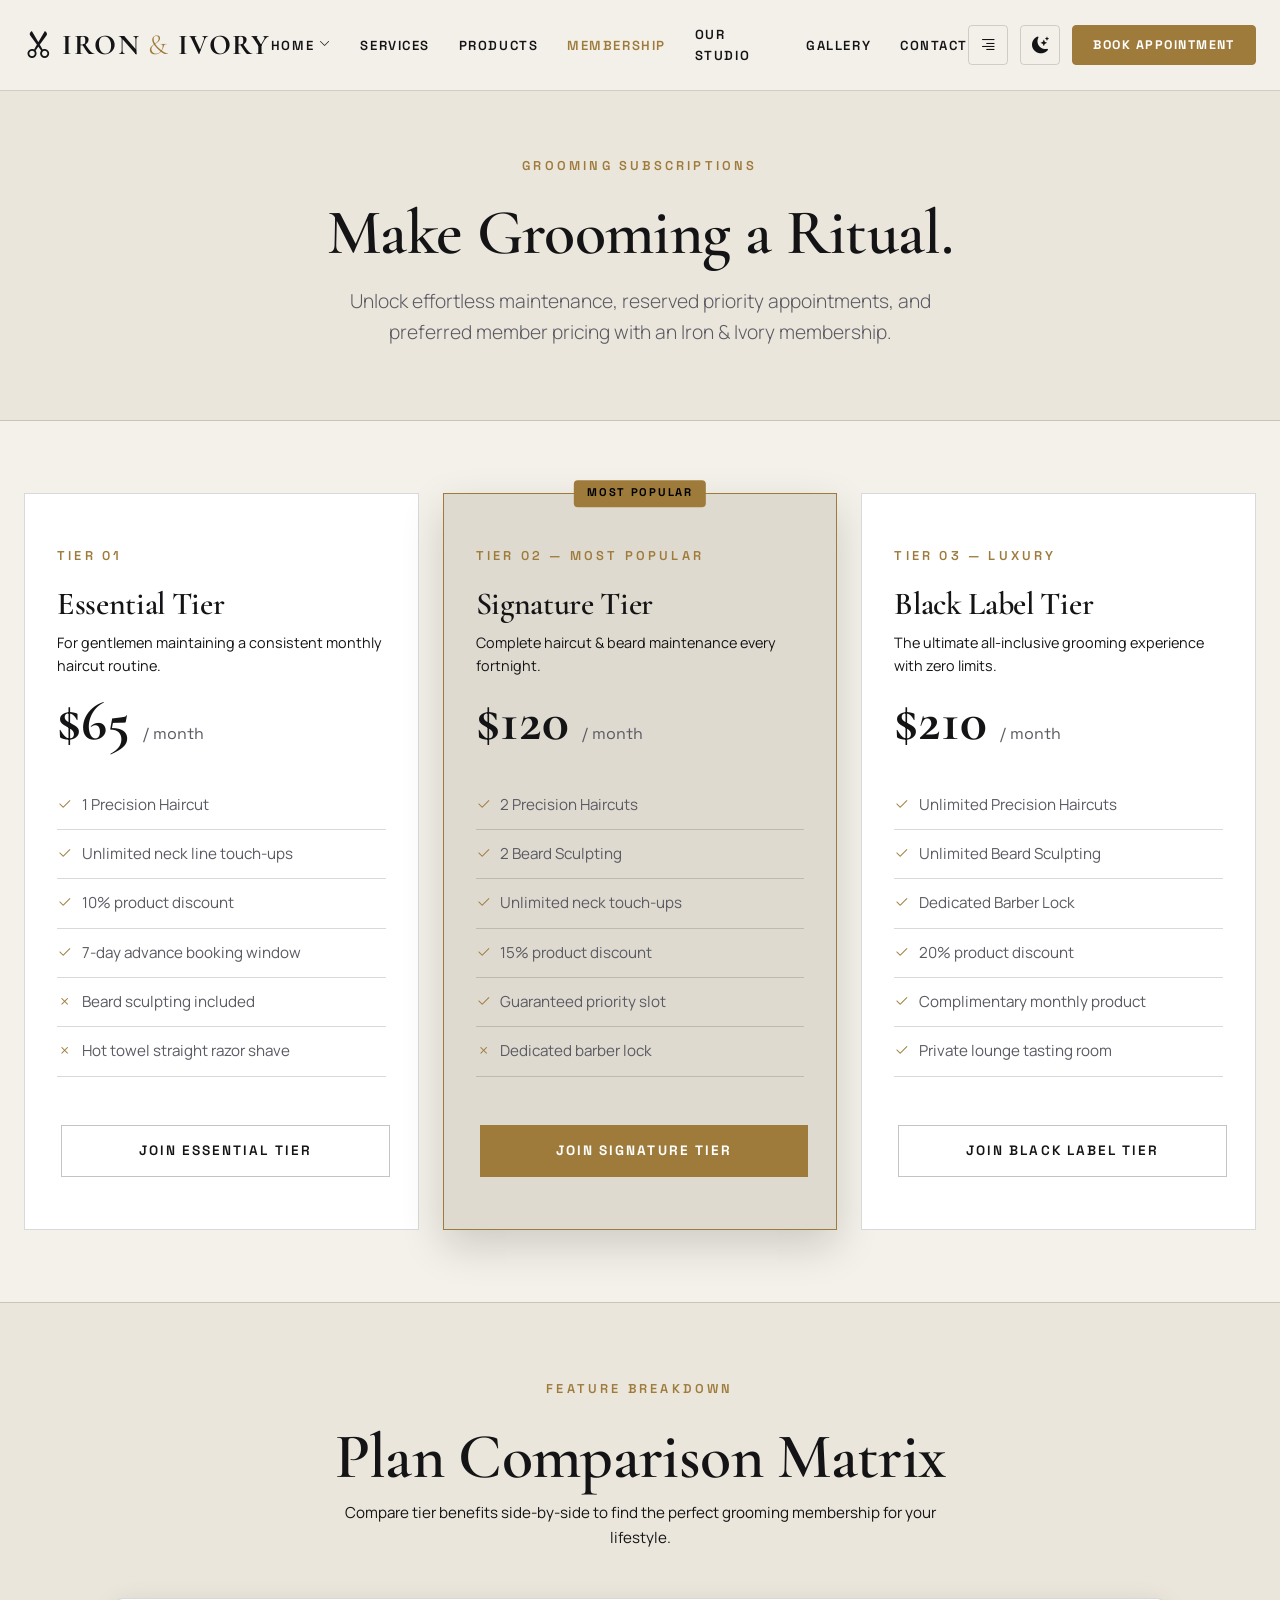
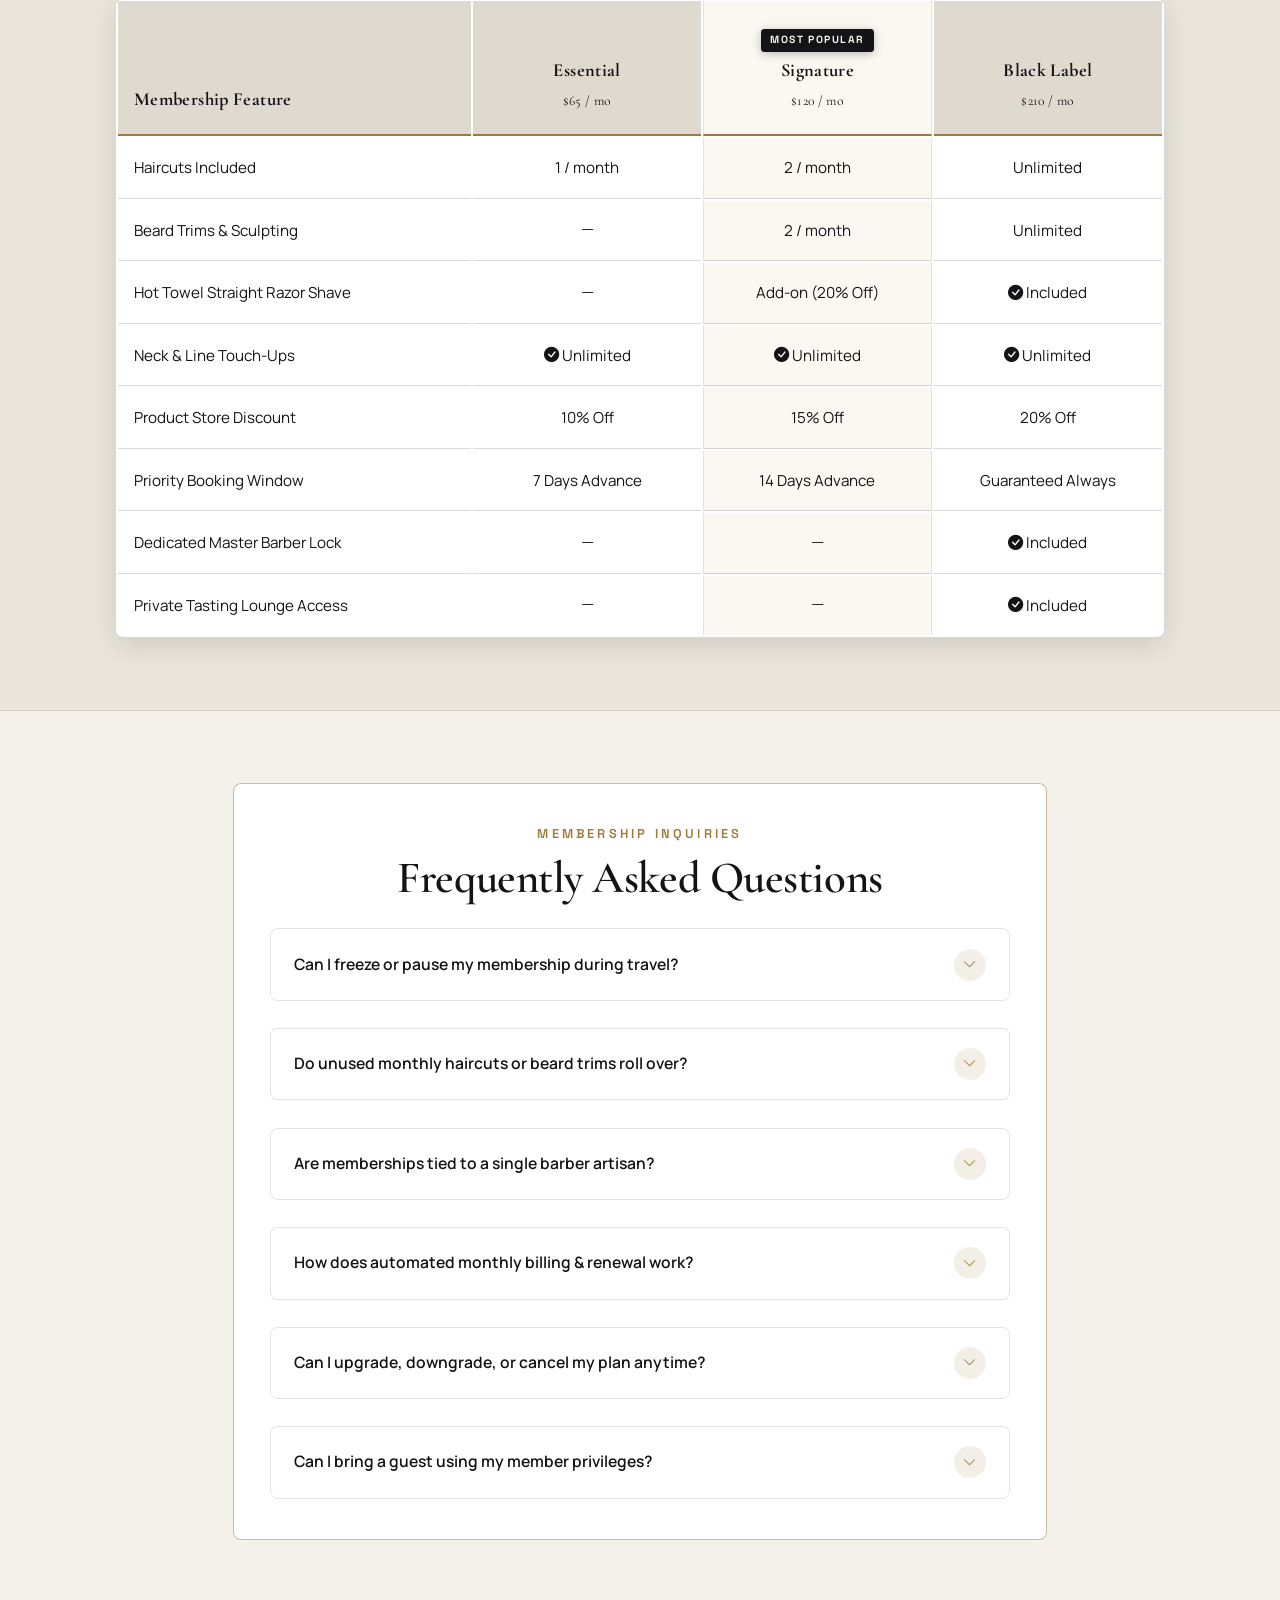
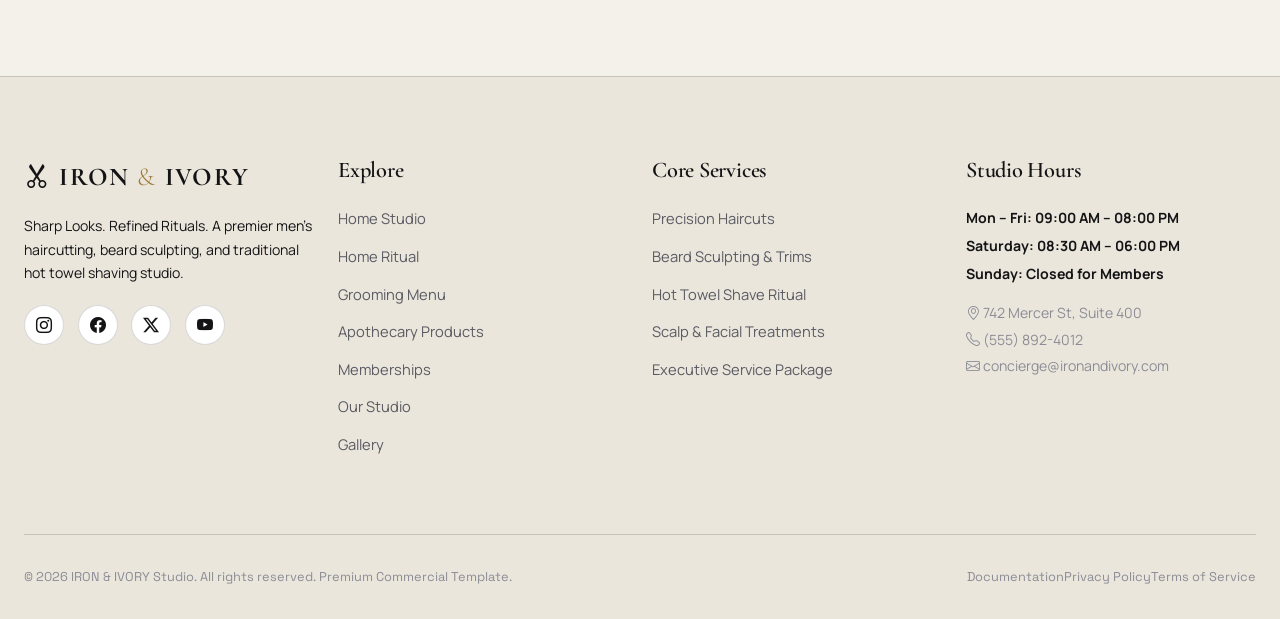
<file: membership.html>
<!DOCTYPE html>
<html lang="en" data-theme="dark">

<head>
  <meta charset="UTF-8">
  <meta name="viewport" content="width=device-width, initial-scale=1.0">
  <title>Grooming Memberships — IRON & IVORY Studio</title>
  <meta name="description"
    content="Make grooming a seamless ritual. Compare Iron & Ivory Essential, Signature, and Black Label monthly membership plans. Priority reservations & member perks.">

  <link rel="stylesheet" href="https://cdn.jsdelivr.net/npm/bootstrap-icons@1.11.1/font/bootstrap-icons.css">
  <!-- Favicon & Theme -->
  <link rel="icon" type="image/svg+xml" href="assets/images/favicon.svg">
  <link rel="stylesheet" href="assets/css/bootstrap.min.css">
  <link rel="stylesheet" href="assets/css/style.css">
</head>

<body>

  <!-- MANDATORY NAVBAR -->
  <header class="studio-navbar">
    <div class="container">
      <div class="d-flex align-items-center justify-content-between">

        <a href="index.html" class="navbar-brand-logo">
          <i class="bi bi-scissors text-gold me-2"></i>IRON <span>&</span> IVORY
        </a>

        <nav>
          <ul class="nav-menu">
            <li class="nav-link-item has-dropdown">
              <a href="index.html" class="nav-link-anchor">
                Home <i class="bi bi-chevron-down ms-1" style="font-size: 0.7rem;"></i>
              </a>
              <div class="dropdown-panel">
                <a href="index.html" class="dropdown-anchor">Home 1 — Studio Concept</a>
                <a href="home-2.html" class="dropdown-anchor">Home 2 — Ritual Concept</a>
              </div>
            </li>

            <li class="nav-link-item"><a href="services.html" class="nav-link-anchor">Services</a></li>

            <li class="nav-link-item"><a href="products.html" class="nav-link-anchor">Products</a></li>
            <li class="nav-link-item active"><a href="membership.html" class="nav-link-anchor">Membership</a></li>
            <li class="nav-link-item"><a href="our-studio.html" class="nav-link-anchor">Our Studio</a></li>
            <li class="nav-link-item"><a href="gallery.html" class="nav-link-anchor">Gallery</a></li>
            <li class="nav-link-item"><a href="contact.html" class="nav-link-anchor">Contact</a></li>
          </ul>
        </nav>

        <div class="header-actions-wrapper">
          <button class="rtl-toggle-btn" aria-label="Toggle Layout Direction" title="Toggle RTL/LTR"><i class="bi bi-text-right"></i></button>
          <button class="theme-toggle-btn" aria-label="Toggle Theme" title="Toggle Light/Dark Mode">
            <i class="bi bi-sun-fill"></i>
          </button>

          <a href="contact.html" class="btn-primary-studio nav-book-btn trigger-booking-modal">
            Book Appointment
          </a>

          <button class="mobile-hamburger" aria-label="Open Mobile Navigation">
            <i class="bi bi-list"></i>
          </button>
        </div>

      </div>
    </div>
  </header>

  <div class="drawer-overlay"></div>
  <aside class="mobile-drawer">
    <div>
      <div class="drawer-header">
        <a href="index.html" class="navbar-brand-logo" style="font-size: 1.4rem;">
          <i class="bi bi-scissors text-gold me-2"></i>IRON <span>&</span> IVORY
        </a>
        <button class="drawer-close btn p-0" aria-label="Close Navigation">
          <i class="bi bi-x-lg"></i>
        </button>
      </div>

      <ul class="mobile-menu-list">
        <li>
          <a href="#" class="nav-link-anchor mobile-dropdown-toggle justify-content-between">
            Home <i class="bi bi-chevron-down"></i>
          </a>
          <ul class="mobile-dropdown-menu">
            <li><a href="index.html" class="dropdown-anchor">Home 1 — Studio Concept</a></li>
            <li><a href="home-2.html" class="dropdown-anchor">Home 2 — Ritual Concept</a></li>
          </ul>
        </li>

        <li><a href="services.html" class="nav-link-anchor">Services</a></li>

        <li><a href="products.html" class="nav-link-anchor">Products</a></li>
        <li><a href="membership.html" class="nav-link-anchor active">Membership</a></li>
        <li><a href="our-studio.html" class="nav-link-anchor">Our Studio</a></li>
        <li><a href="gallery.html" class="nav-link-anchor">Gallery</a></li>
        <li><a href="contact.html" class="nav-link-anchor">Contact</a></li>
      </ul>
    </div>

    <div class="mt-4 pt-3 border-top" style="border-color: var(--border-color) !important;">
      <a href="contact.html" class="btn-primary-studio w-100 trigger-booking-modal mb-3">
        Book Appointment
      </a>
      <div class="d-flex align-items-center justify-content-between text-muted mb-2" style="font-size: 0.85rem;">
        <span>Layout Direction:</span>
        <button class="rtl-toggle-btn" aria-label="Toggle Layout Direction" title="Toggle RTL/LTR"><i class="bi bi-text-right"></i></button>
      </div>
      <div class="d-flex align-items-center justify-content-between text-muted" style="font-size: 0.85rem;">
        <span>Toggle Mode:</span>
        <button class="theme-toggle-btn" aria-label="Toggle Theme" title="Toggle Light/Dark Mode">
          <i class="bi bi-sun-fill"></i>
        </button>
      </div>
    </div>
  </aside>

  <!-- PAGE HEADER -->
  <section class="py-5"
    style="padding-top: 8rem !important; background-color: var(--bg-secondary); border-bottom: 1px solid var(--border-color);">
    <div class="container text-center py-4">
      <span class="section-label">Grooming Subscriptions</span>
      <h1 class="display-font mb-3">Make Grooming a Ritual.</h1>
      <p class="text-lead" style="max-width: 650px; margin: 0 auto;">
        Unlock effortless maintenance, reserved priority appointments, and preferred member pricing with an Iron & Ivory
        membership.
      </p>
    </div>
  </section>

  <!-- MEMBERSHIP TIERS -->
  <section class="py-5">
    <div class="container py-4">
      <div class="row g-4">
        <!-- Tier 1: Essential -->
        <div class="col-lg-4">
          <div class="pricing-card">
            <div>
              <span class="section-label">Tier 01</span>
              <h3 class="h3 mb-2">Essential Tier</h3>
              <p class="text-muted" style="font-size: 0.9rem;">For gentlemen maintaining a consistent monthly haircut
                routine.</p>

              <div class="pricing-amount">
                $65 <span>/ month</span>
              </div>

              <ul class="pricing-feature-list">
                <li><i class="bi bi-check2"></i> 1 Precision Haircut</li>
                <li><i class="bi bi-check2"></i> Unlimited neck line touch-ups</li>
                <li><i class="bi bi-check2"></i> 10% product discount</li>
                <li><i class="bi bi-check2"></i> 7-day advance booking window</li>
                <li class="text-muted opacity-50"><i class="bi bi-x"></i> Beard sculpting included</li>
                <li class="text-muted opacity-50"><i class="bi bi-x"></i> Hot towel straight razor shave</li>
              </ul>
            </div>

            <a href="contact.html" class="btn-outline-studio w-100 mt-3 trigger-booking-modal"
              data-service="Essential Membership ($65/mo)">
              Join Essential Tier
            </a>
          </div>
        </div>

        <!-- Tier 2: Signature -->
        <div class="col-lg-4">
          <div class="pricing-card featured">
            <div>
              <span class="section-label">Tier 02 — Most Popular</span>
              <h3 class="h3 mb-2">Signature Tier</h3>
              <p class="text-muted" style="font-size: 0.9rem;">Complete haircut & beard maintenance every fortnight.</p>

              <div class="pricing-amount">
                $120 <span>/ month</span>
              </div>

              <ul class="pricing-feature-list">
                <li><i class="bi bi-check2"></i> 2 Precision Haircuts</li>
                <li><i class="bi bi-check2"></i> 2 Beard Sculpting </li>
                <li><i class="bi bi-check2"></i> Unlimited neck touch-ups</li>
                <li><i class="bi bi-check2"></i> 15% product discount</li>
                <li><i class="bi bi-check2"></i> Guaranteed priority slot</li>
                <li class="text-muted opacity-50"><i class="bi bi-x"></i> Dedicated barber lock</li>
              </ul>
            </div>

            <a href="contact.html" class="btn-primary-studio w-100 mt-3 trigger-booking-modal"
              data-service="Signature Membership ($120/mo)">
              Join Signature Tier
            </a>
          </div>
        </div>

        <!-- Tier 3: Black Label -->
        <div class="col-lg-4">
          <div class="pricing-card">
            <div>
              <span class="section-label">Tier 03 — Luxury</span>
              <h3 class="h3 mb-2">Black Label Tier</h3>
              <p class="text-muted" style="font-size: 0.9rem;">The ultimate all-inclusive grooming experience with zero
                limits.</p>

              <div class="pricing-amount">
                $210 <span>/ month</span>
              </div>

              <ul class="pricing-feature-list">
                <li><i class="bi bi-check2"></i> Unlimited Precision Haircuts</li>
                <li><i class="bi bi-check2"></i> Unlimited Beard Sculpting </li>
                <li><i class="bi bi-check2"></i> Dedicated Barber Lock </li>
                <li><i class="bi bi-check2"></i> 20% product discount</li>
                <li><i class="bi bi-check2"></i> Complimentary monthly product</li>
                <li><i class="bi bi-check2"></i> Private lounge tasting room</li>
              </ul>
            </div>

            <a href="contact.html" class="btn-outline-studio w-100 mt-3 trigger-booking-modal"
              data-service="Black Label Membership ($210/mo)">
              Join Black Label Tier
            </a>
          </div>
        </div>
      </div>
    </div>
  </section>

  <!-- COMPARISON MATRIX TABLE -->
  <section class="py-5" style="background-color: var(--bg-secondary); border-top: 1px solid var(--border-color);">
    <div class="container py-4">
      <div class="text-center mb-5" style="max-width: 650px; margin: 0 auto;">
        <span class="section-label">Feature Breakdown</span>
        <h2 class="h1 mb-2">Plan Comparison Matrix</h2>
        <p class="text-muted" style="font-size: 0.95rem;">
          Compare tier benefits side-by-side to find the perfect grooming membership for your lifestyle.
        </p>
      </div>

      <div class="comparison-matrix-card">
        <div class="table-responsive">
          <table class="table comparison-table align-middle text-start mb-0" style="width: 100%;">
            <thead>
              <tr>
                <th scope="col" style="width: 34%;" class="ps-4">Membership Feature</th>
                <th scope="col" style="width: 22%;" class="text-center">
                  Essential<br><span class="text-muted font-monospace" style="font-size: 0.85rem; font-weight: 400;">$65 / mo</span>
                </th>
                <th scope="col" style="width: 22%;" class="text-center highlight-col text-gold">
                  <span class="badge-gold font-monospace d-inline-block mb-1" style="font-size: 0.65rem; padding: 2px 8px;">MOST POPULAR</span><br>
                  Signature<br><span class="text-gold font-monospace" style="font-size: 0.85rem; font-weight: 400;">$120 / mo</span>
                </th>
                <th scope="col" style="width: 22%;" class="text-center">
                  Black Label<br><span class="text-muted font-monospace" style="font-size: 0.85rem; font-weight: 400;">$210 / mo</span>
                </th>
              </tr>
            </thead>
            <tbody>
              <tr>
                <td class="ps-4 fw-medium">Haircuts Included</td>
                <td class="text-center">1 / month</td>
                <td class="text-center highlight-col text-gold fw-bold">2 / month</td>
                <td class="text-center fw-semibold">Unlimited</td>
              </tr>
              <tr>
                <td class="ps-4 fw-medium">Beard Trims & Sculpting</td>
                <td class="text-center text-muted"><i class="bi bi-dash-lg"></i></td>
                <td class="text-center highlight-col text-gold fw-bold">2 / month</td>
                <td class="text-center fw-semibold">Unlimited</td>
              </tr>
              <tr>
                <td class="ps-4 fw-medium">Hot Towel Straight Razor Shave</td>
                <td class="text-center text-muted"><i class="bi bi-dash-lg"></i></td>
                <td class="text-center highlight-col text-gold">Add-on (20% Off)</td>
                <td class="text-center"><i class="bi bi-check-circle-fill text-gold me-1"></i> Included</td>
              </tr>
              <tr>
                <td class="ps-4 fw-medium">Neck & Line Touch-Ups</td>
                <td class="text-center"><i class="bi bi-check-circle-fill text-gold me-1"></i> Unlimited</td>
                <td class="text-center highlight-col text-gold fw-bold"><i class="bi bi-check-circle-fill text-gold me-1"></i> Unlimited</td>
                <td class="text-center"><i class="bi bi-check-circle-fill text-gold me-1"></i> Unlimited</td>
              </tr>
              <tr>
                <td class="ps-4 fw-medium">Product Store Discount</td>
                <td class="text-center">10% Off</td>
                <td class="text-center highlight-col text-gold fw-bold">15% Off</td>
                <td class="text-center fw-semibold">20% Off</td>
              </tr>
              <tr>
                <td class="ps-4 fw-medium">Priority Booking Window</td>
                <td class="text-center">7 Days Advance</td>
                <td class="text-center highlight-col text-gold fw-bold">14 Days Advance</td>
                <td class="text-center fw-semibold">Guaranteed Always</td>
              </tr>
              <tr>
                <td class="ps-4 fw-medium">Dedicated Master Barber Lock</td>
                <td class="text-center text-muted"><i class="bi bi-dash-lg"></i></td>
                <td class="text-center highlight-col text-muted"><i class="bi bi-dash-lg"></i></td>
                <td class="text-center"><i class="bi bi-check-circle-fill text-gold me-1"></i> Included</td>
              </tr>
              <tr>
                <td class="ps-4 fw-medium">Private Tasting Lounge Access</td>
                <td class="text-center text-muted"><i class="bi bi-dash-lg"></i></td>
                <td class="text-center highlight-col text-muted"><i class="bi bi-dash-lg"></i></td>
                <td class="text-center"><i class="bi bi-check-circle-fill text-gold me-1"></i> Included</td>
              </tr>
            </tbody>
          </table>
        </div>
      </div>
    </div>
  </section>

  <!-- =========================================================================
       SECTION: FAQ ACCORDION
       ========================================================================= -->
  <section class="py-5" style="background-color: var(--bg-primary); border-top: 1px solid var(--border-color);">
    <div class="container py-4">
      <div class="row justify-content-center">
        <div class="col-lg-10 col-xl-8">
          <div class="service-card-editorial p-4 p-md-5" style="border: 1px solid var(--border-active);">
            <div class="text-center mb-4">
              <span class="section-label d-block mb-2">Membership Inquiries</span>
              <h2 class="h2 mb-0">Frequently Asked Questions</h2>
            </div>

            <div class="accordion studio-faq-accordion" id="membershipFaqAccordion">
              <!-- Item 1 -->
              <div class="accordion-item">
                <h4 class="accordion-header" id="faqHeadingOne">
                  <button class="accordion-button collapsed" type="button" data-bs-toggle="collapse" data-bs-target="#collapseOne" aria-expanded="false" aria-controls="collapseOne">
                    <span>Can I freeze or pause my membership during travel?</span>
                    <span class="faq-chevron-badge"><i class="bi bi-chevron-down"></i></span>
                  </button>
                </h4>
                <div id="collapseOne" class="accordion-collapse collapse" aria-labelledby="faqHeadingOne" data-bs-parent="#membershipFaqAccordion">
                  <div class="accordion-body">
                    Yes. All active subscribers can freeze their membership for up to 60 consecutive days per calendar year directly through our concierge desk with 7 days' advance notice.
                  </div>
                </div>
              </div>

              <!-- Item 2 -->
              <div class="accordion-item">
                <h4 class="accordion-header" id="faqHeadingTwo">
                  <button class="accordion-button collapsed" type="button" data-bs-toggle="collapse" data-bs-target="#collapseTwo" aria-expanded="false" aria-controls="collapseTwo">
                    <span>Do unused monthly haircuts or beard trims roll over?</span>
                    <span class="faq-chevron-badge"><i class="bi bi-chevron-down"></i></span>
                  </button>
                </h4>
                <div id="collapseTwo" class="accordion-collapse collapse" aria-labelledby="faqHeadingTwo" data-bs-parent="#membershipFaqAccordion">
                  <div class="accordion-body">
                    Signature and Black Label tier members enjoy 30-day rollover privileges for up to 1 unused service allowance, ensuring you never lose your subscription value.
                  </div>
                </div>
              </div>

              <!-- Item 3 -->
              <div class="accordion-item">
                <h4 class="accordion-header" id="faqHeadingThree">
                  <button class="accordion-button collapsed" type="button" data-bs-toggle="collapse" data-bs-target="#collapseThree" aria-expanded="false" aria-controls="collapseThree">
                    <span>Are memberships tied to a single barber artisan?</span>
                    <span class="faq-chevron-badge"><i class="bi bi-chevron-down"></i></span>
                  </button>
                </h4>
                <div id="collapseThree" class="accordion-collapse collapse" aria-labelledby="faqHeadingThree" data-bs-parent="#membershipFaqAccordion">
                  <div class="accordion-body">
                    You have total freedom to book with any master barber across our studio team. Black Label tier members can also lock in a dedicated preferred barber of choice.
                  </div>
                </div>
              </div>

              <!-- Item 4 -->
              <div class="accordion-item">
                <h4 class="accordion-header" id="faqHeadingFour">
                  <button class="accordion-button collapsed" type="button" data-bs-toggle="collapse" data-bs-target="#collapseFour" aria-expanded="false" aria-controls="collapseFour">
                    <span>How does automated monthly billing & renewal work?</span>
                    <span class="faq-chevron-badge"><i class="bi bi-chevron-down"></i></span>
                  </button>
                </h4>
                <div id="collapseFour" class="accordion-collapse collapse" aria-labelledby="faqHeadingFour" data-bs-parent="#membershipFaqAccordion">
                  <div class="accordion-body">
                    Memberships are billed automatically on your monthly signup anniversary. Payment details can be updated anytime through concierge support or your online profile.
                  </div>
                </div>
              </div>

              <!-- Item 5 -->
              <div class="accordion-item">
                <h4 class="accordion-header" id="faqHeadingFive">
                  <button class="accordion-button collapsed" type="button" data-bs-toggle="collapse" data-bs-target="#collapseFive" aria-expanded="false" aria-controls="collapseFive">
                    <span>Can I upgrade, downgrade, or cancel my plan anytime?</span>
                    <span class="faq-chevron-badge"><i class="bi bi-chevron-down"></i></span>
                  </button>
                </h4>
                <div id="collapseFive" class="accordion-collapse collapse" aria-labelledby="faqHeadingFive" data-bs-parent="#membershipFaqAccordion">
                  <div class="accordion-body">
                    Absolutely. You can change your tier or cancel anytime before your next billing cycle with zero cancellation penalties or hidden lock-in contracts.
                  </div>
                </div>
              </div>

              <!-- Item 6 -->
              <div class="accordion-item">
                <h4 class="accordion-header" id="faqHeadingSix">
                  <button class="accordion-button collapsed" type="button" data-bs-toggle="collapse" data-bs-target="#collapseSix" aria-expanded="false" aria-controls="collapseSix">
                    <span>Can I bring a guest using my member privileges?</span>
                    <span class="faq-chevron-badge"><i class="bi bi-chevron-down"></i></span>
                  </button>
                </h4>
                <div id="collapseSix" class="accordion-collapse collapse" aria-labelledby="faqHeadingSix" data-bs-parent="#membershipFaqAccordion">
                  <div class="accordion-body">
                    Signature and Black Label members receive quarterly guest passes to invite a associate or friend for a complimentary haircut and tasting lounge access.
                  </div>
                </div>
              </div>
            </div>
          </div>
        </div>
      </div>
    </div>
  </section>

  <!-- UNIVERSAL APPOINTMENT BOOKING MODAL -->
  <div class="lightbox-modal booking-modal-wrapper" style="z-index: 2500;">
    <div class="lightbox-content" style="max-width: 620px; width: 100%; background: var(--bg-card); padding: 2.5rem 2rem; border: 1px solid var(--accent-gold); border-radius: 6px; position: relative; max-height: 90vh; overflow-y: auto;">
      <button class="booking-modal-close" style="position: absolute; top: 18px; right: 22px; background: none; border: none; color: var(--text-primary); font-size: 1.8rem; cursor: pointer;">
        &times;
      </button>

      <span class="section-label">Online Enquiry</span>
      <h3 class="mb-4">Book Your Grooming Session</h3>

      <form class="studio-interactive-form">
        <div class="row g-4">
          <div class="col-sm-6">
            <div class="studio-form-group">
              <label class="studio-form-label">Full Name *</label>
              <input type="text" class="studio-input" placeholder="e.g. Julian Vance" required>
            </div>
          </div>

          <div class="col-sm-6">
            <div class="studio-form-group">
              <label class="studio-form-label">Email Address *</label>
              <input type="email" class="studio-input" placeholder="e.g. julian@example.com" required>
            </div>
          </div>

          <div class="col-sm-6">
            <div class="studio-form-group">
              <label class="studio-form-label">Phone Number *</label>
              <input type="tel" class="studio-input" placeholder="+1 (555) 000-0000" required>
            </div>
          </div>

          <div class="col-sm-6">
            <div class="studio-form-group">
              <label class="studio-form-label">Select Service *</label>
              <select name="service" class="studio-input" required>
                <option value="">Choose Service...</option>
                <option value="Tailored Haircut">Tailored Haircut ($55)</option>
                <option value="Beard Sculpt & Trim">Beard Sculpt & Trim ($45)</option>
                <option value="Hot Towel Shave">Hot Towel Shave ($60)</option>
                <option value="The Signature Combo">The Signature Combo ($85)</option>
                <option value="The Executive Ritual">The Executive Ritual ($110)</option>
                <option value="The Ritual Ultimate">The Ritual Ultimate ($140)</option>
              </select>
            </div>
          </div>

          <div class="col-sm-6">
            <div class="studio-form-group">
              <label class="studio-form-label">Preferred Date *</label>
              <input type="date" class="studio-input" required>
            </div>
          </div>

          <div class="col-sm-6">
            <div class="studio-form-group">
              <label class="studio-form-label">Preferred Time *</label>
              <select class="studio-input" required>
                <option value="">Select Time...</option>
                <option value="09:00 AM">09:00 AM</option>
                <option value="11:00 AM">11:00 AM</option>
                <option value="02:00 PM">02:00 PM</option>
                <option value="04:30 PM">04:30 PM</option>
                <option value="06:30 PM">06:30 PM</option>
              </select>
            </div>
          </div>

          <div class="col-12">
            <div class="studio-form-group">
              <label class="studio-form-label">Special Notes / Requests</label>
              <textarea class="studio-input" rows="3" placeholder="Any specific hair style preferences or barber requests..." style="height: auto; padding-top: 1rem;"></textarea>
            </div>
          </div>

          <div class="col-12">
            <div class="form-feedback-alert mb-3" style="display: none; font-size: 0.9rem; font-weight: 600;"></div>
            <button type="submit" class="btn-primary-studio w-100">
              Confirm Reservation Request <i class="bi bi-calendar-check ms-1"></i>
            </button>
          </div>
        </div>
      </form>
    </div>
  </div>

  <!-- FOOTER -->
  <footer class="studio-footer">
    <div class="container">
      <div class="row g-4 g-lg-5">
        <!-- Col 1: Brand & Social Icons -->
        <div class="col-lg-3 col-md-6">
          <a href="index.html" class="navbar-brand-logo mb-3" style="font-size: 1.6rem;">
            <i class="bi bi-scissors text-gold me-2"></i>IRON <span>&</span> IVORY
          </a>
          <p class="text-muted mb-3" style="font-size: 0.88rem; line-height: 1.7;">
            Sharp Looks. Refined Rituals. A premier men's haircutting, beard sculpting, and traditional hot towel
            shaving studio.
          </p>
          <div class="footer-social-links">
            <a href="#" aria-label="Instagram"><i class="bi bi-instagram"></i></a>
            <a href="#" aria-label="Facebook"><i class="bi bi-facebook"></i></a>
            <a href="#" aria-label="Twitter"><i class="bi bi-twitter-x"></i></a>
            <a href="#" aria-label="YouTube"><i class="bi bi-youtube"></i></a>
          </div>
        </div>

        <!-- Col 2: Quick Links -->
        <div class="col-lg-3 col-md-6">
          <h4 class="footer-title">Explore</h4>
          <ul class="footer-links-list">
            <li><a href="index.html">Home Studio</a></li>
            <li><a href="home-2.html">Home Ritual</a></li>
            <li><a href="services.html">Grooming Menu</a></li>
            <li><a href="products.html">Apothecary Products</a></li>
            <li><a href="membership.html">Memberships</a></li>
            <li><a href="our-studio.html">Our Studio</a></li>
            <li><a href="gallery.html">Gallery</a></li>
          </ul>
        </div>

        <!-- Col 3: Core Services -->
        <div class="col-lg-3 col-md-6">
          <h4 class="footer-title">Core Services</h4>
          <ul class="footer-links-list">
            <li><a href="services.html#haircuts">Precision Haircuts</a></li>
            <li><a href="services.html#beards">Beard Sculpting & Trims</a></li>
            <li><a href="services.html#shaving">Hot Towel Shave Ritual</a></li>
            <li><a href="services.html#grooming">Scalp & Facial Treatments</a></li>
            <li><a href="service-details.html">Executive Service Package</a></li>
          </ul>
        </div>

        <!-- Col 4: Studio Contact & Hours -->
        <div class="col-lg-3 col-md-6">
          <h4 class="footer-title">Studio Hours</h4>
          <p class="text-muted mb-3" style="font-size: 0.88rem; line-height: 1.7;">
            <strong class="text-primary d-block mb-1">Mon – Fri: 09:00 AM – 08:00 PM</strong>
            <strong class="text-primary d-block mb-1">Saturday: 08:30 AM – 06:00 PM</strong>
            <strong class="text-primary d-block">Sunday: Closed for Members</strong>
          </p>
          <div style="font-size: 0.88rem; color: var(--text-muted);">
            <div class="mb-1"><i class="bi bi-geo-alt me-2 text-gold"></i> 742 Mercer St, Suite 400</div>
            <div class="mb-1"><i class="bi bi-telephone me-2 text-gold"></i> (555) 892-4012</div>
            <div><i class="bi bi-envelope me-2 text-gold"></i> concierge@ironandivory.com</div>
          </div>
        </div>
      </div>

      <div class="footer-bottom d-flex flex-wrap justify-content-between align-items-center gap-3">
        <div>
          &copy; 2026 IRON & IVORY Studio. All rights reserved. Premium Commercial Template.
        </div>
        <div class="d-flex gap-4">
          <a href="documentation/index.html" class="text-muted">Documentation</a>
          <a href="#" class="text-muted">Privacy Policy</a>
          <a href="#" class="text-muted">Terms of Service</a>
        </div>
      </div>
    </div>
  </footer>

  <button class="back-to-top" aria-label="Back to Top"><i class="bi bi-arrow-up"></i></button>

  <script src="assets/js/bootstrap.bundle.min.js"></script>
  <script src="assets/js/gsap.min.js"></script>
  <script src="assets/js/main.js"></script>
</body>

</html>
</file>
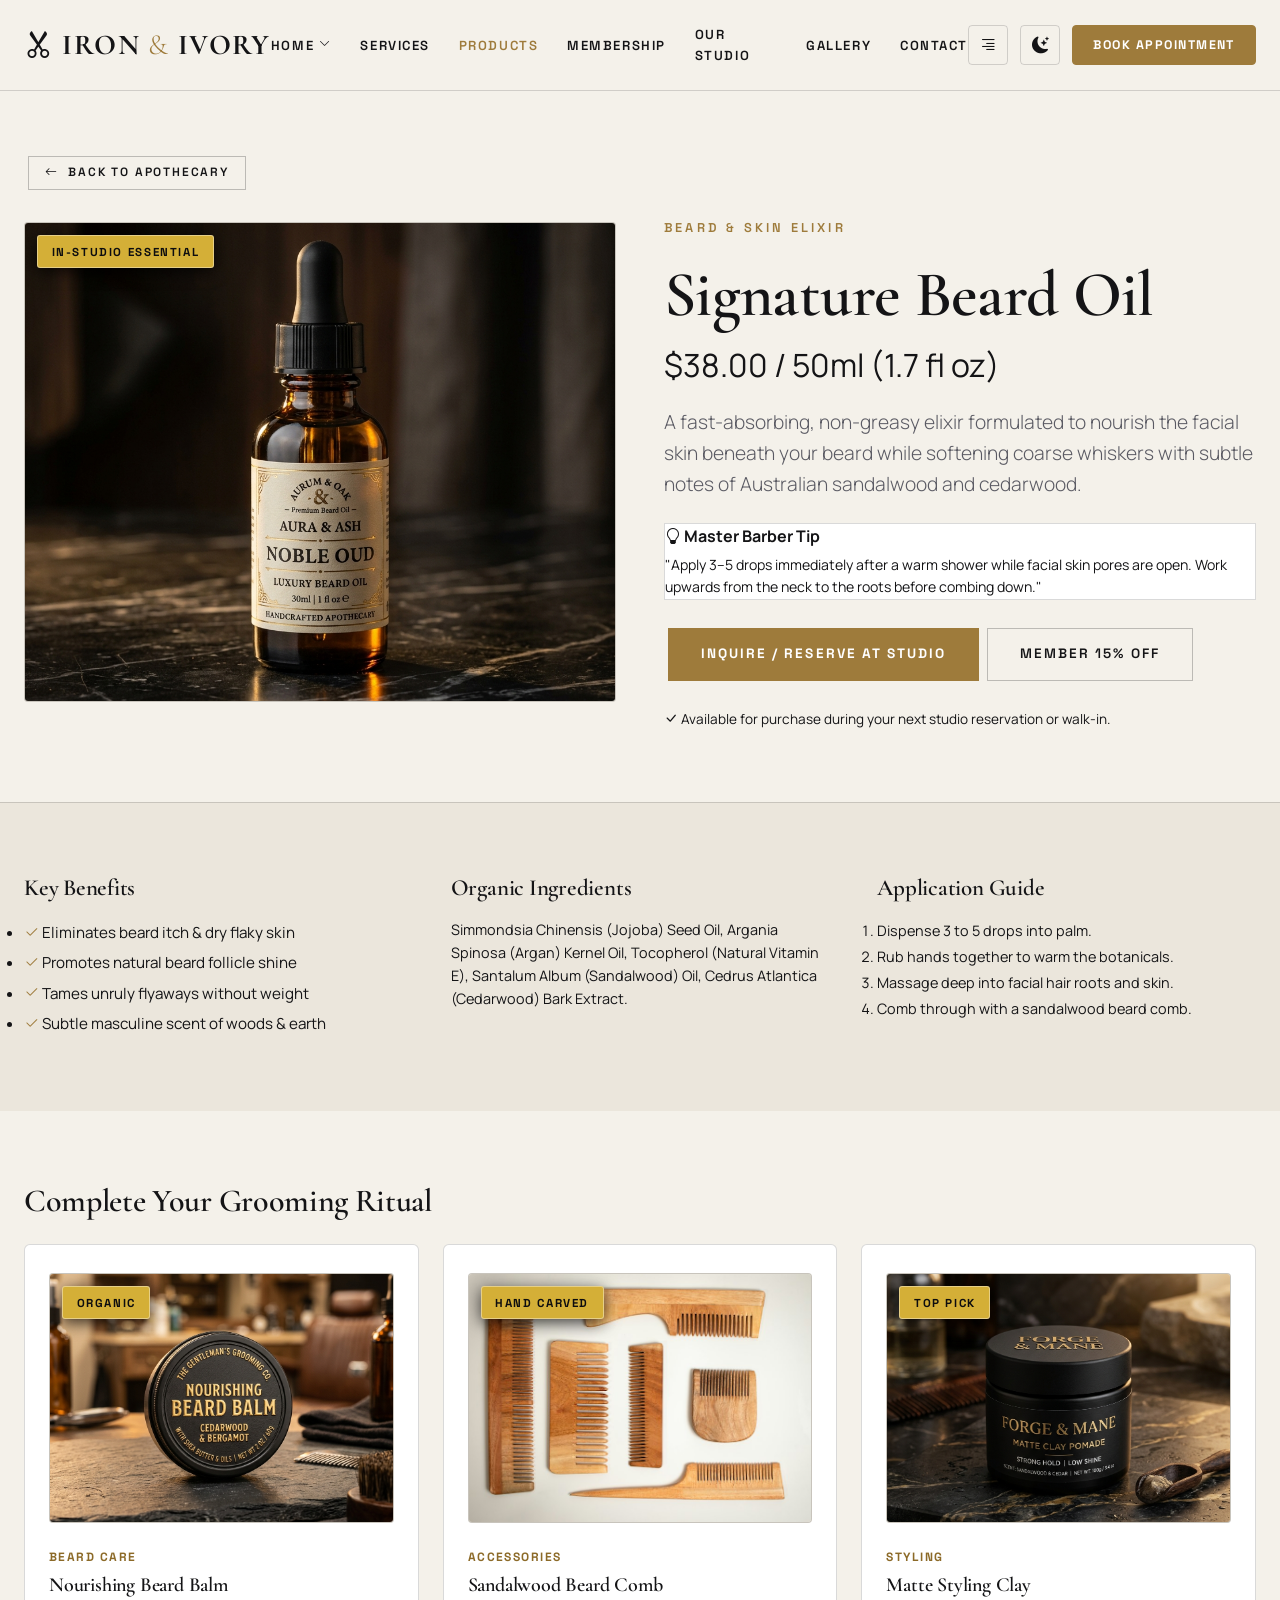
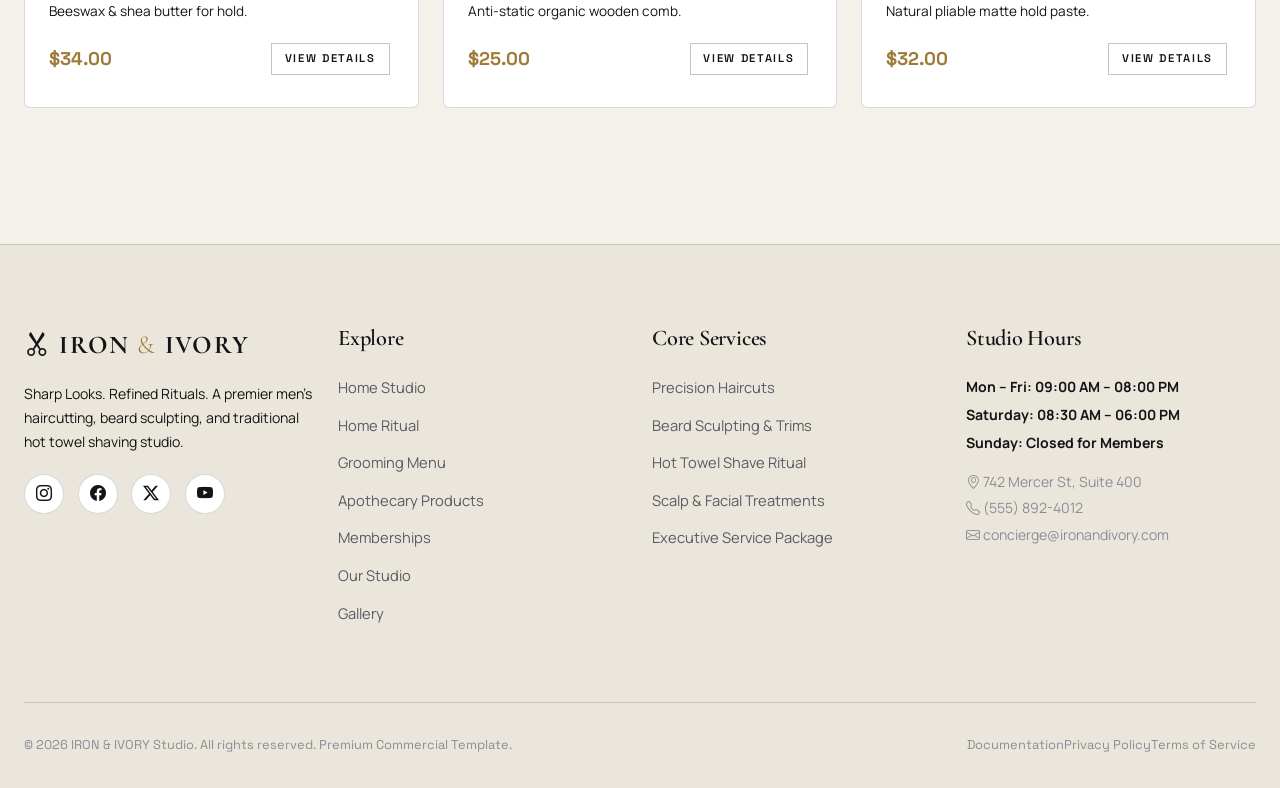
<file: product-details.html>
<!DOCTYPE html>
<html lang="en" data-theme="dark">
<head>
  <meta charset="UTF-8">
  <meta name="viewport" content="width=device-width, initial-scale=1.0">
  <title>Signature Beard Oil — Product Showcase | IRON & IVORY Studio</title>
  <meta name="description" content="In-depth product details for Iron & Ivory Signature Beard & Skin Conditioning Oil. Cold-pressed jojoba, argan oil, sandalwood botanical breakdown, usage tips & related products.">
  
  <link rel="stylesheet" href="https://cdn.jsdelivr.net/npm/bootstrap-icons@1.11.1/font/bootstrap-icons.css">
  <!-- Favicon & Theme -->
  <link rel="icon" type="image/svg+xml" href="assets/images/favicon.svg">
  <link rel="stylesheet" href="assets/css/bootstrap.min.css">
  <link rel="stylesheet" href="assets/css/style.css">
</head>
<body>

  <!-- MANDATORY NAVBAR -->
  <header class="studio-navbar">
    <div class="container">
      <div class="d-flex align-items-center justify-content-between">
        
        <a href="index.html" class="navbar-brand-logo">
          <i class="bi bi-scissors text-gold me-2"></i>IRON <span>&</span> IVORY
        </a>

        <nav>
          <ul class="nav-menu">
            <li class="nav-link-item has-dropdown">
              <a href="index.html" class="nav-link-anchor">
                Home <i class="bi bi-chevron-down ms-1" style="font-size: 0.7rem;"></i>
              </a>
              <div class="dropdown-panel">
                <a href="index.html" class="dropdown-anchor">Home 1 — Studio Concept</a>
                <a href="home-2.html" class="dropdown-anchor">Home 2 — Ritual Concept</a>
              </div>
            </li>

            <li class="nav-link-item"><a href="services.html" class="nav-link-anchor">Services</a></li>

            <li class="nav-link-item active"><a href="products.html" class="nav-link-anchor">Products</a></li>
            <li class="nav-link-item"><a href="membership.html" class="nav-link-anchor">Membership</a></li>
            <li class="nav-link-item"><a href="our-studio.html" class="nav-link-anchor">Our Studio</a></li>
            <li class="nav-link-item"><a href="gallery.html" class="nav-link-anchor">Gallery</a></li>
            <li class="nav-link-item"><a href="contact.html" class="nav-link-anchor">Contact</a></li>
          </ul>
        </nav>

        <div class="header-actions-wrapper">
          <button class="rtl-toggle-btn" aria-label="Toggle Layout Direction" title="Toggle RTL/LTR"><i class="bi bi-text-right"></i></button>
          <button class="theme-toggle-btn" aria-label="Toggle Theme" title="Toggle Light/Dark Mode">
            <i class="bi bi-sun-fill"></i>
          </button>
          
          <a href="contact.html" class="btn-primary-studio nav-book-btn trigger-booking-modal">
            Book Appointment
          </a>

          <button class="mobile-hamburger" aria-label="Open Mobile Navigation">
            <i class="bi bi-list"></i>
          </button>
        </div>

      </div>
    </div>
  </header>

  <div class="drawer-overlay"></div>
  <aside class="mobile-drawer">
    <div>
      <div class="drawer-header">
        <a href="index.html" class="navbar-brand-logo" style="font-size: 1.4rem;">
          <i class="bi bi-scissors text-gold me-2"></i>IRON <span>&</span> IVORY
        </a>
        <button class="drawer-close btn p-0" aria-label="Close Navigation">
          <i class="bi bi-x-lg"></i>
        </button>
      </div>

      <ul class="mobile-menu-list">
        <li>
          <a href="#" class="nav-link-anchor mobile-dropdown-toggle justify-content-between">
            Home <i class="bi bi-chevron-down"></i>
          </a>
          <ul class="mobile-dropdown-menu">
            <li><a href="index.html" class="dropdown-anchor">Home 1 — Studio Concept</a></li>
            <li><a href="home-2.html" class="dropdown-anchor">Home 2 — Ritual Concept</a></li>
          </ul>
        </li>

        <li><a href="services.html" class="nav-link-anchor">Services</a></li>

        <li><a href="products.html" class="nav-link-anchor active">Products</a></li>
        <li><a href="membership.html" class="nav-link-anchor">Membership</a></li>
        <li><a href="our-studio.html" class="nav-link-anchor">Our Studio</a></li>
        <li><a href="gallery.html" class="nav-link-anchor">Gallery</a></li>
        <li><a href="contact.html" class="nav-link-anchor">Contact</a></li>
      </ul>
    </div>

    <div class="mt-4 pt-3 border-top" style="border-color: var(--border-color) !important;">
      <a href="contact.html" class="btn-primary-studio w-100 trigger-booking-modal mb-3">
        Book Appointment
      </a>
      <div class="d-flex align-items-center justify-content-between text-muted mb-2" style="font-size: 0.85rem;">
        <span>Layout Direction:</span>
        <button class="rtl-toggle-btn" aria-label="Toggle Layout Direction" title="Toggle RTL/LTR"><i class="bi bi-text-right"></i></button>
      </div>
      <div class="d-flex align-items-center justify-content-between text-muted" style="font-size: 0.85rem;">
        <span>Toggle Mode:</span>
        <button class="theme-toggle-btn" aria-label="Toggle Theme" title="Toggle Light/Dark Mode">
          <i class="bi bi-sun-fill"></i>
        </button>
      </div>
    </div>
  </aside>

  <!-- PRODUCT HERO & SPECS -->
  <section class="py-5" style="padding-top: 8rem !important;">
    <div class="container py-4">
      <a href="products.html" class="btn-outline-studio mb-4" style="padding: 0.4rem 1rem; font-size: 0.75rem;">
        <i class="bi bi-arrow-left me-1"></i> Back to Apothecary
      </a>

      <div class="row g-5 align-items-center">
        <!-- Product Image -->
        <div class="col-lg-6">
          <div class="product-thumb" style="height: 480px; border: 1px solid var(--border-color);">
            <span class="badge-gold">In-Studio Essential</span>
            <img src="assets/images/products/signature-beard-oil.jpg" alt="Signature Beard & Skin Conditioning Oil">
          </div>
        </div>

        <!-- Product Info -->
        <div class="col-lg-6">
          <span class="section-label">Beard & Skin Elixir</span>
          <h1 class="display-font mb-2">Signature Beard Oil</h1>
          <div class="h3 text-gold mb-3">$38.00 <span class="text-muted fs-6 font-monospace">/ 50ml (1.7 fl oz)</span></div>

          <p class="text-lead mb-4">
            A fast-absorbing, non-greasy elixir formulated to nourish the facial skin beneath your beard while softening coarse whiskers with subtle notes of Australian sandalwood and cedarwood.
          </p>

          <div class="p-3 mb-4" style="background-color: var(--bg-card); border: 1px solid var(--border-color);">
            <strong class="text-gold d-block mb-1"><i class="bi bi-lightbulb me-1"></i> Master Barber Tip</strong>
            <p class="text-muted mb-0" style="font-size: 0.88rem;">
              "Apply 3–5 drops immediately after a warm shower while facial skin pores are open. Work upwards from the neck to the roots before combing down."
            </p>
          </div>

          <div class="d-flex gap-3 mb-4">
            <a href="contact.html" class="btn-primary-studio trigger-booking-modal" data-service="In-Studio Product Pick-up">
              Inquire / Reserve at Studio
            </a>
            <a href="membership.html" class="btn-outline-studio">
              Member 15% Off
            </a>
          </div>

          <div class="text-muted" style="font-size: 0.85rem;">
            <i class="bi bi-check-lg text-gold me-1"></i> Available for purchase during your next studio reservation or walk-in.
          </div>
        </div>
      </div>
    </div>
  </section>

  <!-- PRODUCT TABS / DETAILS -->
  <section class="py-5" style="background-color: var(--bg-secondary); border-top: 1px solid var(--border-color);">
    <div class="container py-4">
      <div class="row g-5">
        <div class="col-lg-4">
          <h3 class="h4 mb-3">Key Benefits</h3>
          <ul class="list-unstyled text-muted" style="line-height: 2; font-size: 0.95rem;">
            <li><i class="bi bi-check2 text-gold me-2" style="color: var(--accent-gold);"></i> Eliminates beard itch & dry flaky skin</li>
            <li><i class="bi bi-check2 text-gold me-2" style="color: var(--accent-gold);"></i> Promotes natural beard follicle shine</li>
            <li><i class="bi bi-check2 text-gold me-2" style="color: var(--accent-gold);"></i> Tames unruly flyaways without weight</li>
            <li><i class="bi bi-check2 text-gold me-2" style="color: var(--accent-gold);"></i> Subtle masculine scent of woods & earth</li>
          </ul>
        </div>

        <div class="col-lg-4">
          <h3 class="h4 mb-3">Organic Ingredients</h3>
          <p class="text-muted" style="font-size: 0.9rem;">
            Simmondsia Chinensis (Jojoba) Seed Oil, Argania Spinosa (Argan) Kernel Oil, Tocopherol (Natural Vitamin E), Santalum Album (Sandalwood) Oil, Cedrus Atlantica (Cedarwood) Bark Extract.
          </p>
        </div>

        <div class="col-lg-4">
          <h3 class="h4 mb-3">Application Guide</h3>
          <ol class="text-muted ps-3" style="line-height: 1.8; font-size: 0.9rem;">
            <li>Dispense 3 to 5 drops into palm.</li>
            <li>Rub hands together to warm the botanicals.</li>
            <li>Massage deep into facial hair roots and skin.</li>
            <li>Comb through with a sandalwood beard comb.</li>
          </ol>
        </div>
      </div>
    </div>
  </section>

  <!-- RELATED PRODUCTS -->
  <section class="py-5">
    <div class="container py-4">
      <h3 class="h3 mb-4">Complete Your Grooming Ritual</h3>
      
      <div class="row g-4">
        <!-- Related 1 -->
        <div class="col-lg-4 col-md-6">
          <div class="product-card">
            <div class="product-thumb">
              <span class="badge-gold">ORGANIC</span>
              <img src="assets/images/products/nourishing-beard-balm.jpg" alt="Nourishing Beard Balm">
            </div>
            <div>
              <span class="product-category-tag">BEARD CARE</span>
              <h4 class="h5 mb-1"><a href="product-details.html">Nourishing Beard Balm</a></h4>
              <p class="text-muted mb-3" style="font-size: 0.85rem;">Beeswax & shea butter for hold.</p>
            </div>
            <div class="d-flex align-items-center justify-content-between pt-2 border-top" style="border-color: var(--border-color) !important;">
              <span class="product-price">$34.00</span>
              <a href="product-details.html" class="btn-outline-studio" style="padding: 0.4rem 0.8rem; font-size: 0.7rem;">View Details</a>
            </div>
          </div>
        </div>

        <!-- Related 2 -->
        <div class="col-lg-4 col-md-6">
          <div class="product-card">
            <div class="product-thumb">
              <span class="badge-gold">HAND CARVED</span>
              <img src="assets/images/products/sandalwood-beard-comb.jpg" alt="Sandalwood Beard Comb">
            </div>
            <div>
              <span class="product-category-tag">ACCESSORIES</span>
              <h4 class="h5 mb-1"><a href="product-details.html">Sandalwood Beard Comb</a></h4>
              <p class="text-muted mb-3" style="font-size: 0.85rem;">Anti-static organic wooden comb.</p>
            </div>
            <div class="d-flex align-items-center justify-content-between pt-2 border-top" style="border-color: var(--border-color) !important;">
              <span class="product-price">$25.00</span>
              <a href="product-details.html" class="btn-outline-studio" style="padding: 0.4rem 0.8rem; font-size: 0.7rem;">View Details</a>
            </div>
          </div>
        </div>

        <!-- Related 3 -->
        <div class="col-lg-4 col-md-12">
          <div class="product-card">
            <div class="product-thumb">
              <span class="badge-gold">TOP PICK</span>
              <img src="assets/images/products/matte-styling-clay.jpg" alt="Matte Styling Clay">
            </div>
            <div>
              <span class="product-category-tag">STYLING</span>
              <h4 class="h5 mb-1"><a href="product-details.html">Matte Styling Clay</a></h4>
              <p class="text-muted mb-3" style="font-size: 0.85rem;">Natural pliable matte hold paste.</p>
            </div>
            <div class="d-flex align-items-center justify-content-between pt-2 border-top" style="border-color: var(--border-color) !important;">
              <span class="product-price">$32.00</span>
              <a href="product-details.html" class="btn-outline-studio" style="padding: 0.4rem 0.8rem; font-size: 0.7rem;">View Details</a>
            </div>
          </div>
        </div>
      </div>
    </div>
  </section>

  <!-- UNIVERSAL APPOINTMENT BOOKING MODAL -->
  <div class="lightbox-modal booking-modal-wrapper" style="z-index: 2500;">
    <div class="lightbox-content" style="max-width: 620px; width: 100%; background: var(--bg-card); padding: 2.5rem 2rem; border: 1px solid var(--accent-gold); border-radius: 6px; position: relative; max-height: 90vh; overflow-y: auto;">
      <button class="booking-modal-close" style="position: absolute; top: 18px; right: 22px; background: none; border: none; color: var(--text-primary); font-size: 1.8rem; cursor: pointer;">
        &times;
      </button>

      <span class="section-label">Online Enquiry</span>
      <h3 class="mb-4">Book Your Grooming Session</h3>

      <form class="studio-interactive-form">
        <div class="row g-4">
          <div class="col-sm-6">
            <div class="studio-form-group">
              <label class="studio-form-label">Full Name *</label>
              <input type="text" class="studio-input" placeholder="e.g. Julian Vance" required>
            </div>
          </div>

          <div class="col-sm-6">
            <div class="studio-form-group">
              <label class="studio-form-label">Email Address *</label>
              <input type="email" class="studio-input" placeholder="e.g. julian@example.com" required>
            </div>
          </div>

          <div class="col-sm-6">
            <div class="studio-form-group">
              <label class="studio-form-label">Phone Number *</label>
              <input type="tel" class="studio-input" placeholder="+1 (555) 000-0000" required>
            </div>
          </div>

          <div class="col-sm-6">
            <div class="studio-form-group">
              <label class="studio-form-label">Select Service *</label>
              <select name="service" class="studio-input" required>
                <option value="">Choose Service...</option>
                <option value="Tailored Haircut">Tailored Haircut ($55)</option>
                <option value="Beard Sculpt & Trim">Beard Sculpt & Trim ($45)</option>
                <option value="Hot Towel Shave">Hot Towel Shave ($60)</option>
                <option value="The Signature Combo">The Signature Combo ($85)</option>
                <option value="The Executive Ritual">The Executive Ritual ($110)</option>
                <option value="The Ritual Ultimate">The Ritual Ultimate ($140)</option>
              </select>
            </div>
          </div>

          <div class="col-sm-6">
            <div class="studio-form-group">
              <label class="studio-form-label">Preferred Date *</label>
              <input type="date" class="studio-input" required>
            </div>
          </div>

          <div class="col-sm-6">
            <div class="studio-form-group">
              <label class="studio-form-label">Preferred Time *</label>
              <select class="studio-input" required>
                <option value="">Select Time...</option>
                <option value="09:00 AM">09:00 AM</option>
                <option value="11:00 AM">11:00 AM</option>
                <option value="02:00 PM">02:00 PM</option>
                <option value="04:30 PM">04:30 PM</option>
                <option value="06:30 PM">06:30 PM</option>
              </select>
            </div>
          </div>

          <div class="col-12">
            <div class="studio-form-group">
              <label class="studio-form-label">Special Notes / Requests</label>
              <textarea class="studio-input" rows="3" placeholder="Any specific hair style preferences or barber requests..." style="height: auto; padding-top: 1rem;"></textarea>
            </div>
          </div>

          <div class="col-12">
            <div class="form-feedback-alert mb-3" style="display: none; font-size: 0.9rem; font-weight: 600;"></div>
            <button type="submit" class="btn-primary-studio w-100">
              Confirm Reservation Request <i class="bi bi-calendar-check ms-1"></i>
            </button>
          </div>
        </div>
      </form>
    </div>
  </div>

  <!-- FOOTER -->
  <footer class="studio-footer">
    <div class="container">
      <div class="row g-4 g-lg-5">
        <!-- Col 1: Brand & Social Icons -->
        <div class="col-lg-3 col-md-6">
          <a href="index.html" class="navbar-brand-logo mb-3" style="font-size: 1.6rem;">
            <i class="bi bi-scissors text-gold me-2"></i>IRON <span>&</span> IVORY
          </a>
          <p class="text-muted mb-3" style="font-size: 0.88rem; line-height: 1.7;">
            Sharp Looks. Refined Rituals. A premier men's haircutting, beard sculpting, and traditional hot towel shaving studio.
          </p>
          <div class="footer-social-links">
            <a href="#" aria-label="Instagram"><i class="bi bi-instagram"></i></a>
            <a href="#" aria-label="Facebook"><i class="bi bi-facebook"></i></a>
            <a href="#" aria-label="Twitter"><i class="bi bi-twitter-x"></i></a>
            <a href="#" aria-label="YouTube"><i class="bi bi-youtube"></i></a>
          </div>
        </div>

        <!-- Col 2: Quick Links -->
        <div class="col-lg-3 col-md-6">
          <h4 class="footer-title">Explore</h4>
          <ul class="footer-links-list">
            <li><a href="index.html">Home Studio</a></li>
            <li><a href="home-2.html">Home Ritual</a></li>
            <li><a href="services.html">Grooming Menu</a></li>
            <li><a href="products.html">Apothecary Products</a></li>
            <li><a href="membership.html">Memberships</a></li>
            <li><a href="our-studio.html">Our Studio</a></li>
            <li><a href="gallery.html">Gallery</a></li>
          </ul>
        </div>

        <!-- Col 3: Core Services -->
        <div class="col-lg-3 col-md-6">
          <h4 class="footer-title">Core Services</h4>
          <ul class="footer-links-list">
            <li><a href="services.html#haircuts">Precision Haircuts</a></li>
            <li><a href="services.html#beards">Beard Sculpting & Trims</a></li>
            <li><a href="services.html#shaving">Hot Towel Shave Ritual</a></li>
            <li><a href="services.html#grooming">Scalp & Facial Treatments</a></li>
            <li><a href="service-details.html">Executive Service Package</a></li>
          </ul>
        </div>

        <!-- Col 4: Studio Contact & Hours -->
        <div class="col-lg-3 col-md-6">
          <h4 class="footer-title">Studio Hours</h4>
          <p class="text-muted mb-3" style="font-size: 0.88rem; line-height: 1.7;">
            <strong class="text-primary d-block mb-1">Mon – Fri: 09:00 AM – 08:00 PM</strong>
            <strong class="text-primary d-block mb-1">Saturday: 08:30 AM – 06:00 PM</strong>
            <strong class="text-primary d-block">Sunday: Closed for Members</strong>
          </p>
          <div style="font-size: 0.88rem; color: var(--text-muted);">
            <div class="mb-1"><i class="bi bi-geo-alt me-2 text-gold"></i> 742 Mercer St, Suite 400</div>
            <div class="mb-1"><i class="bi bi-telephone me-2 text-gold"></i> (555) 892-4012</div>
            <div><i class="bi bi-envelope me-2 text-gold"></i> concierge@ironandivory.com</div>
          </div>
        </div>
      </div>

      <div class="footer-bottom d-flex flex-wrap justify-content-between align-items-center gap-3">
        <div>
          &copy; 2026 IRON & IVORY Studio. All rights reserved. Premium Commercial Template.
        </div>
        <div class="d-flex gap-4">
          <a href="documentation/index.html" class="text-muted">Documentation</a>
          <a href="#" class="text-muted">Privacy Policy</a>
          <a href="#" class="text-muted">Terms of Service</a>
        </div>
      </div>
    </div>
  </footer>

  <button class="back-to-top" aria-label="Back to Top"><i class="bi bi-arrow-up"></i></button>

  <script src="assets/js/bootstrap.bundle.min.js"></script>
  <script src="assets/js/gsap.min.js"></script>
  <script src="assets/js/main.js"></script>
</body>
</html>
</file>
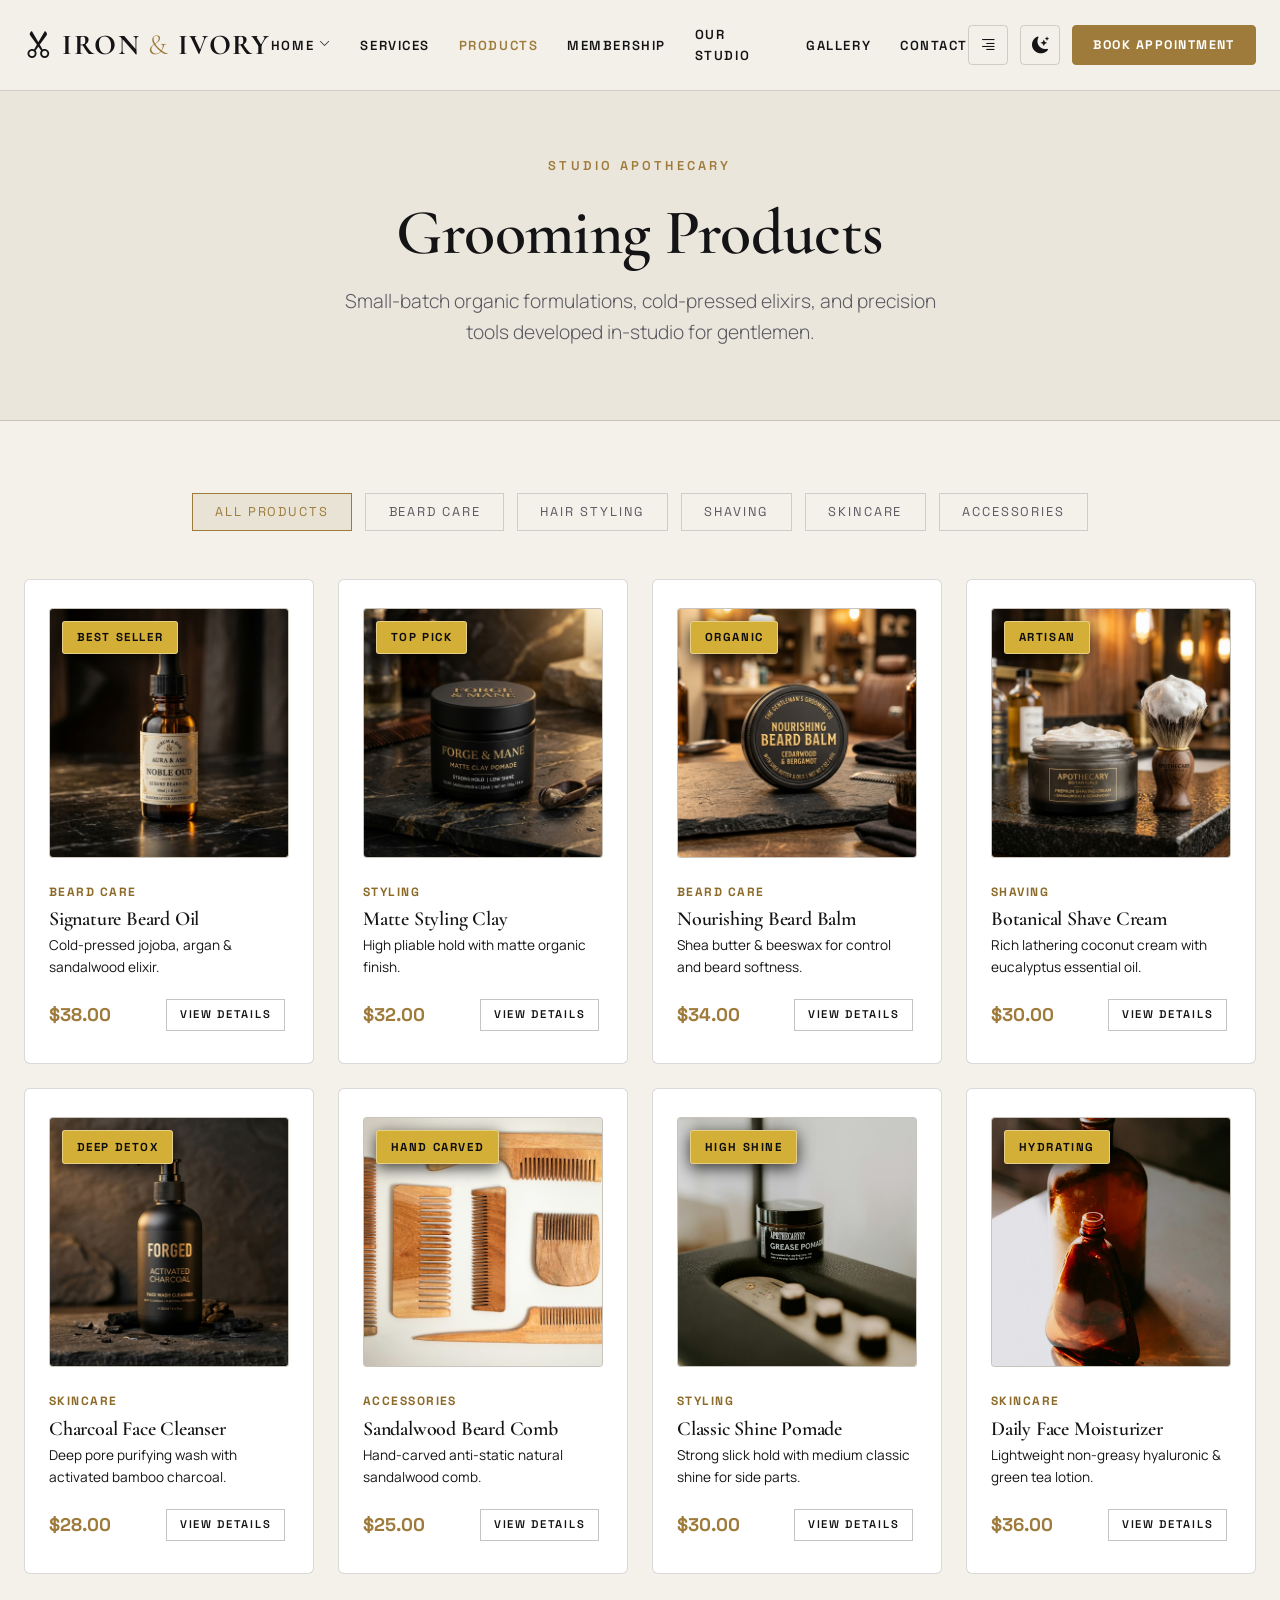
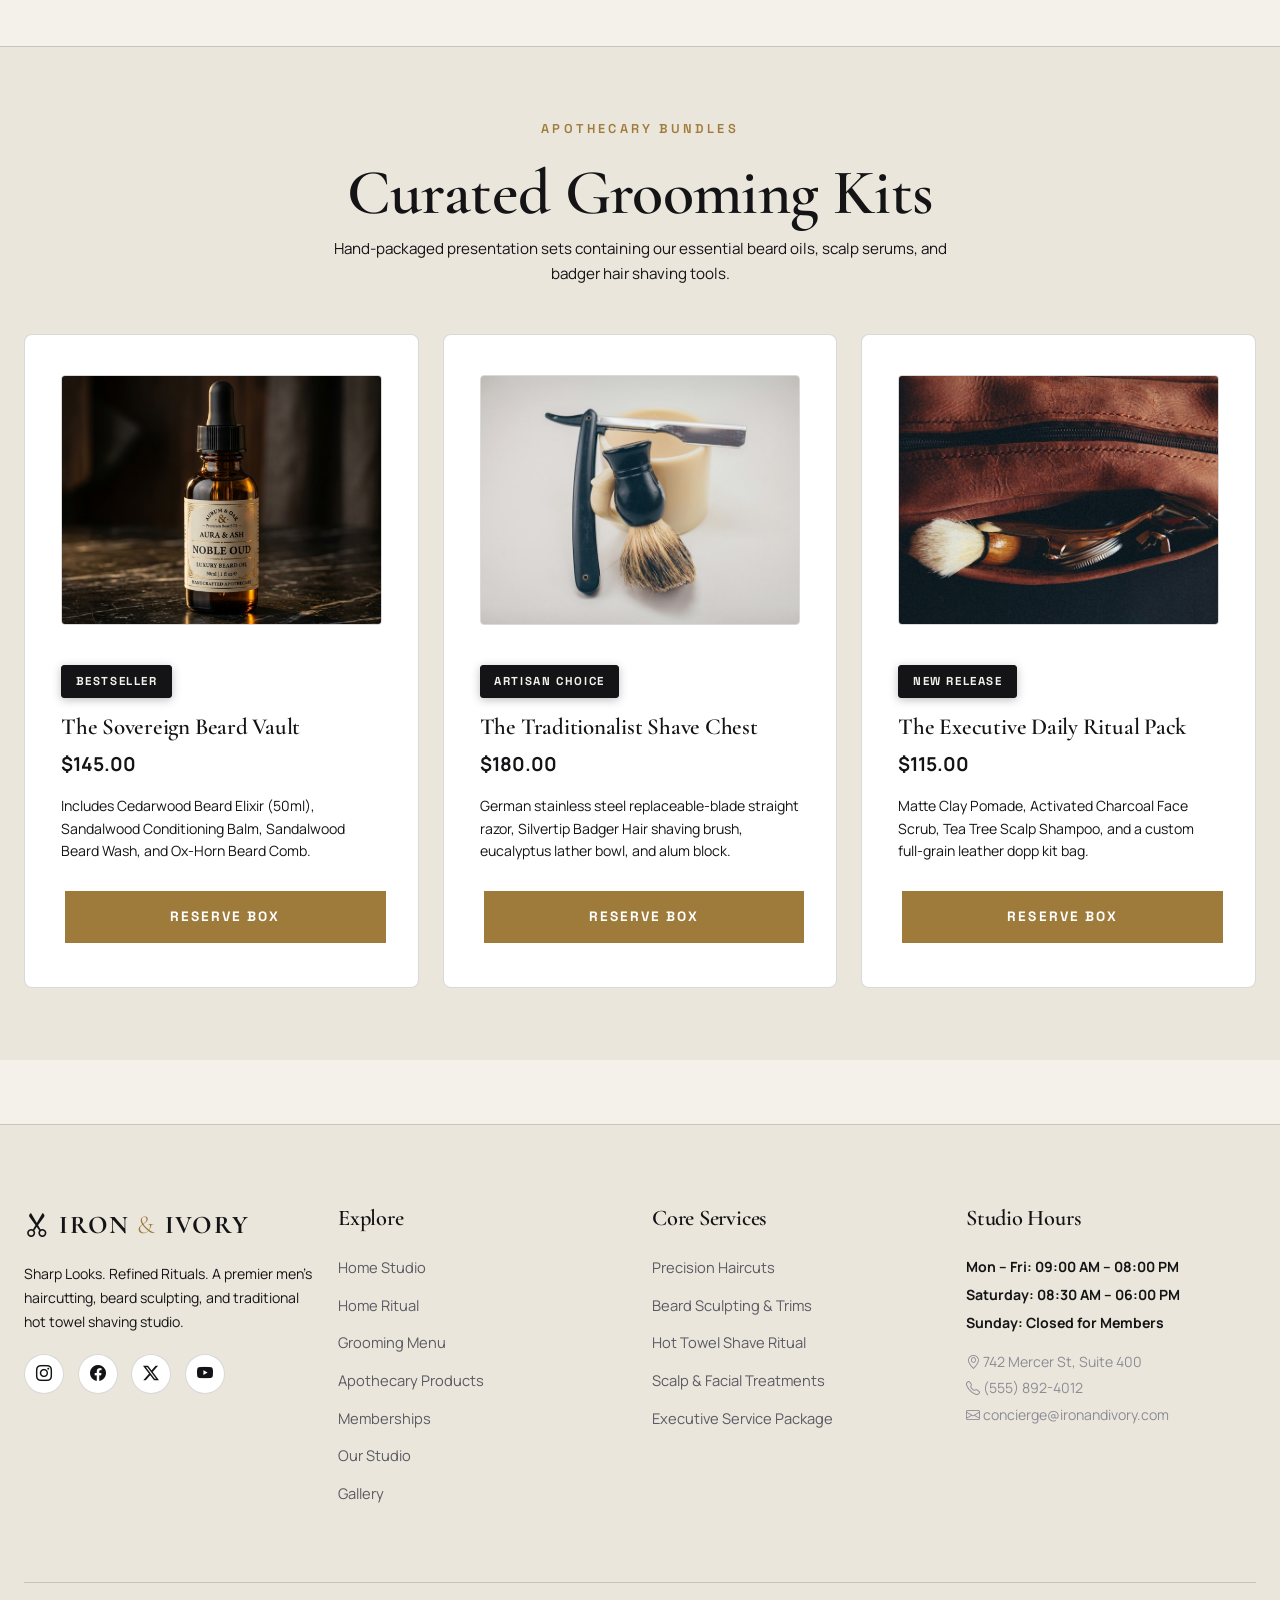
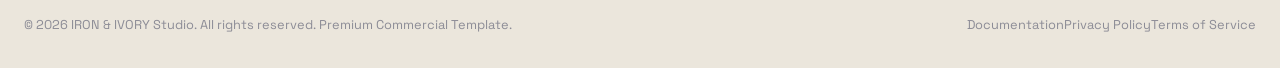
<file: products.html>
<!DOCTYPE html>
<html lang="en" data-theme="dark">
<head>
  <meta charset="UTF-8">
  <meta name="viewport" content="width=device-width, initial-scale=1.0">
  <title>Apothecary & Grooming Products — IRON & IVORY Studio</title>
  <meta name="description" content="Explore Iron & Ivory's handcrafted men's grooming apothecary collection. Premium beard oils, balms, styling clays, shaving creams, and botanical skincare.">
  
  <link rel="stylesheet" href="https://cdn.jsdelivr.net/npm/bootstrap-icons@1.11.1/font/bootstrap-icons.css">
  <!-- Favicon & Theme -->
  <link rel="icon" type="image/svg+xml" href="assets/images/favicon.svg">
  <link rel="stylesheet" href="assets/css/bootstrap.min.css">
  <link rel="stylesheet" href="assets/css/style.css">
</head>
<body>

  <!-- MANDATORY NAVBAR -->
  <header class="studio-navbar">
    <div class="container">
      <div class="d-flex align-items-center justify-content-between">
        
        <a href="index.html" class="navbar-brand-logo">
          <i class="bi bi-scissors text-gold me-2"></i>IRON <span>&</span> IVORY
        </a>

        <nav>
          <ul class="nav-menu">
            <li class="nav-link-item has-dropdown">
              <a href="index.html" class="nav-link-anchor">
                Home <i class="bi bi-chevron-down ms-1" style="font-size: 0.7rem;"></i>
              </a>
              <div class="dropdown-panel">
                <a href="index.html" class="dropdown-anchor">Home 1 — Studio Concept</a>
                <a href="home-2.html" class="dropdown-anchor">Home 2 — Ritual Concept</a>
              </div>
            </li>

            <li class="nav-link-item"><a href="services.html" class="nav-link-anchor">Services</a></li>

            <li class="nav-link-item active"><a href="products.html" class="nav-link-anchor">Products</a></li>
            <li class="nav-link-item"><a href="membership.html" class="nav-link-anchor">Membership</a></li>
            <li class="nav-link-item"><a href="our-studio.html" class="nav-link-anchor">Our Studio</a></li>
            <li class="nav-link-item"><a href="gallery.html" class="nav-link-anchor">Gallery</a></li>
            <li class="nav-link-item"><a href="contact.html" class="nav-link-anchor">Contact</a></li>
          </ul>
        </nav>

        <div class="header-actions-wrapper">
          <button class="rtl-toggle-btn" aria-label="Toggle Layout Direction" title="Toggle RTL/LTR"><i class="bi bi-text-right"></i></button>
          <button class="theme-toggle-btn" aria-label="Toggle Theme" title="Toggle Light/Dark Mode">
            <i class="bi bi-sun-fill"></i>
          </button>
          
          <a href="contact.html" class="btn-primary-studio nav-book-btn trigger-booking-modal">
            Book Appointment
          </a>

          <button class="mobile-hamburger" aria-label="Open Mobile Navigation">
            <i class="bi bi-list"></i>
          </button>
        </div>

      </div>
    </div>
  </header>

  <div class="drawer-overlay"></div>
  <aside class="mobile-drawer">
    <div>
      <div class="drawer-header">
        <a href="index.html" class="navbar-brand-logo" style="font-size: 1.4rem;">
          <i class="bi bi-scissors text-gold me-2"></i>IRON <span>&</span> IVORY
        </a>
        <button class="drawer-close btn p-0" aria-label="Close Navigation">
          <i class="bi bi-x-lg"></i>
        </button>
      </div>

      <ul class="mobile-menu-list">
        <li>
          <a href="#" class="nav-link-anchor mobile-dropdown-toggle justify-content-between">
            Home <i class="bi bi-chevron-down"></i>
          </a>
          <ul class="mobile-dropdown-menu">
            <li><a href="index.html" class="dropdown-anchor">Home 1 — Studio Concept</a></li>
            <li><a href="home-2.html" class="dropdown-anchor">Home 2 — Ritual Concept</a></li>
          </ul>
        </li>

        <li><a href="services.html" class="nav-link-anchor">Services</a></li>

        <li><a href="products.html" class="nav-link-anchor active">Products</a></li>
        <li><a href="membership.html" class="nav-link-anchor">Membership</a></li>
        <li><a href="our-studio.html" class="nav-link-anchor">Our Studio</a></li>
        <li><a href="gallery.html" class="nav-link-anchor">Gallery</a></li>
        <li><a href="contact.html" class="nav-link-anchor">Contact</a></li>
      </ul>
    </div>

    <div class="mt-4 pt-3 border-top" style="border-color: var(--border-color) !important;">
      <a href="contact.html" class="btn-primary-studio w-100 trigger-booking-modal mb-3">
        Book Appointment
      </a>
      <div class="d-flex align-items-center justify-content-between text-muted mb-2" style="font-size: 0.85rem;">
        <span>Layout Direction:</span>
        <button class="rtl-toggle-btn" aria-label="Toggle Layout Direction" title="Toggle RTL/LTR"><i class="bi bi-text-right"></i></button>
      </div>
      <div class="d-flex align-items-center justify-content-between text-muted" style="font-size: 0.85rem;">
        <span>Toggle Mode:</span>
        <button class="theme-toggle-btn" aria-label="Toggle Theme" title="Toggle Light/Dark Mode">
          <i class="bi bi-sun-fill"></i>
        </button>
      </div>
    </div>
  </aside>

  <!-- PAGE HEADER -->
  <section class="py-5" style="padding-top: 8rem !important; background-color: var(--bg-secondary); border-bottom: 1px solid var(--border-color);">
    <div class="container text-center py-4">
      <span class="section-label">Studio Apothecary</span>
      <h1 class="display-font mb-3">Grooming Products</h1>
      <p class="text-lead" style="max-width: 600px; margin: 0 auto;">
        Small-batch organic formulations, cold-pressed elixirs, and precision tools developed in-studio for gentlemen.
      </p>
    </div>
  </section>

  <!-- PRODUCTS CATALOGUE SHOWCASE -->
  <section class="py-5">
    <div class="container py-4">
      <!-- Category Filter -->
      <div class="gallery-filter-bar">
        <button class="filter-btn active" data-filter="all">All Products</button>
        <button class="filter-btn" data-filter="beard">Beard Care</button>
        <button class="filter-btn" data-filter="styling">Hair Styling</button>
        <button class="filter-btn" data-filter="shaving">Shaving</button>
        <button class="filter-btn" data-filter="skincare">Skincare</button>
        <button class="filter-btn" data-filter="accessories">Accessories</button>
      </div>

      <div class="row g-4">
        <!-- Product 1 -->
        <div class="col-lg-3 col-md-6 filterable-item" data-category="beard">
          <div class="product-card">
            <div class="product-thumb">
              <span class="badge-gold">BEST SELLER</span>
              <img src="assets/images/products/signature-beard-oil.jpg" alt="Signature Beard Oil">
            </div>
            <div>
              <span class="product-category-tag">BEARD CARE</span>
              <h4 class="h5 mb-1"><a href="product-details.html">Signature Beard Oil</a></h4>
              <p class="text-muted mb-3" style="font-size: 0.85rem;">Cold-pressed jojoba, argan & sandalwood elixir.</p>
            </div>
            <div class="d-flex align-items-center justify-content-between pt-2 border-top" style="border-color: var(--border-color) !important;">
              <span class="product-price">$38.00</span>
              <a href="product-details.html" class="btn-outline-studio" style="padding: 0.4rem 0.8rem; font-size: 0.7rem;">View Details</a>
            </div>
          </div>
        </div>

        <!-- Product 2 -->
        <div class="col-lg-3 col-md-6 filterable-item" data-category="styling">
          <div class="product-card">
            <div class="product-thumb">
              <span class="badge-gold">TOP PICK</span>
              <img src="assets/images/products/matte-styling-clay.jpg" alt="Matte Styling Clay">
            </div>
            <div>
              <span class="product-category-tag">STYLING</span>
              <h4 class="h5 mb-1"><a href="product-details.html">Matte Styling Clay</a></h4>
              <p class="text-muted mb-3" style="font-size: 0.85rem;">High pliable hold with matte organic finish.</p>
            </div>
            <div class="d-flex align-items-center justify-content-between pt-2 border-top" style="border-color: var(--border-color) !important;">
              <span class="product-price">$32.00</span>
              <a href="product-details.html" class="btn-outline-studio" style="padding: 0.4rem 0.8rem; font-size: 0.7rem;">View Details</a>
            </div>
          </div>
        </div>

        <!-- Product 3 -->
        <div class="col-lg-3 col-md-6 filterable-item" data-category="beard">
          <div class="product-card">
            <div class="product-thumb">
              <span class="badge-gold">ORGANIC</span>
              <img src="assets/images/products/nourishing-beard-balm.jpg" alt="Nourishing Beard Balm">
            </div>
            <div>
              <span class="product-category-tag">BEARD CARE</span>
              <h4 class="h5 mb-1"><a href="product-details.html">Nourishing Beard Balm</a></h4>
              <p class="text-muted mb-3" style="font-size: 0.85rem;">Shea butter & beeswax for control and beard softness.</p>
            </div>
            <div class="d-flex align-items-center justify-content-between pt-2 border-top" style="border-color: var(--border-color) !important;">
              <span class="product-price">$34.00</span>
              <a href="product-details.html" class="btn-outline-studio" style="padding: 0.4rem 0.8rem; font-size: 0.7rem;">View Details</a>
            </div>
          </div>
        </div>

        <!-- Product 4 -->
        <div class="col-lg-3 col-md-6 filterable-item" data-category="shaving">
          <div class="product-card">
            <div class="product-thumb">
              <span class="badge-gold">ARTISAN</span>
              <img src="assets/images/products/botanical-shave-cream.jpg" alt="Botanical Shaving Cream">
            </div>
            <div>
              <span class="product-category-tag">SHAVING</span>
              <h4 class="h5 mb-1"><a href="product-details.html">Botanical Shave Cream</a></h4>
              <p class="text-muted mb-3" style="font-size: 0.85rem;">Rich lathering coconut cream with eucalyptus essential oil.</p>
            </div>
            <div class="d-flex align-items-center justify-content-between pt-2 border-top" style="border-color: var(--border-color) !important;">
              <span class="product-price">$30.00</span>
              <a href="product-details.html" class="btn-outline-studio" style="padding: 0.4rem 0.8rem; font-size: 0.7rem;">View Details</a>
            </div>
          </div>
        </div>

        <!-- Product 5 -->
        <div class="col-lg-3 col-md-6 filterable-item" data-category="skincare">
          <div class="product-card">
            <div class="product-thumb">
              <span class="badge-gold">DEEP DETOX</span>
              <img src="assets/images/products/charcoal-face-cleanser.jpg" alt="Charcoal Face Cleanser">
            </div>
            <div>
              <span class="product-category-tag">SKINCARE</span>
              <h4 class="h5 mb-1"><a href="product-details.html">Charcoal Face Cleanser</a></h4>
              <p class="text-muted mb-3" style="font-size: 0.85rem;">Deep pore purifying wash with activated bamboo charcoal.</p>
            </div>
            <div class="d-flex align-items-center justify-content-between pt-2 border-top" style="border-color: var(--border-color) !important;">
              <span class="product-price">$28.00</span>
              <a href="product-details.html" class="btn-outline-studio" style="padding: 0.4rem 0.8rem; font-size: 0.7rem;">View Details</a>
            </div>
          </div>
        </div>

        <!-- Product 6 -->
        <div class="col-lg-3 col-md-6 filterable-item" data-category="accessories">
          <div class="product-card">
            <div class="product-thumb">
              <span class="badge-gold">HAND CARVED</span>
              <img src="assets/images/products/sandalwood-beard-comb.jpg" alt="Sandalwood Beard Comb">
            </div>
            <div>
              <span class="product-category-tag">ACCESSORIES</span>
              <h4 class="h5 mb-1"><a href="product-details.html">Sandalwood Beard Comb</a></h4>
              <p class="text-muted mb-3" style="font-size: 0.85rem;">Hand-carved anti-static natural sandalwood comb.</p>
            </div>
            <div class="d-flex align-items-center justify-content-between pt-2 border-top" style="border-color: var(--border-color) !important;">
              <span class="product-price">$25.00</span>
              <a href="product-details.html" class="btn-outline-studio" style="padding: 0.4rem 0.8rem; font-size: 0.7rem;">View Details</a>
            </div>
          </div>
        </div>

        <!-- Product 7 -->
        <div class="col-lg-3 col-md-6 filterable-item" data-category="styling">
          <div class="product-card">
            <div class="product-thumb">
              <span class="badge-gold">HIGH SHINE</span>
              <img src="assets/images/products/classic-shine-pomade.jpg" alt="Classic Shine Pomade">
            </div>
            <div>
              <span class="product-category-tag">STYLING</span>
              <h4 class="h5 mb-1"><a href="product-details.html">Classic Shine Pomade</a></h4>
              <p class="text-muted mb-3" style="font-size: 0.85rem;">Strong slick hold with medium classic shine for side parts.</p>
            </div>
            <div class="d-flex align-items-center justify-content-between pt-2 border-top" style="border-color: var(--border-color) !important;">
              <span class="product-price">$30.00</span>
              <a href="product-details.html" class="btn-outline-studio" style="padding: 0.4rem 0.8rem; font-size: 0.7rem;">View Details</a>
            </div>
          </div>
        </div>

        <!-- Product 8 -->
        <div class="col-lg-3 col-md-6 filterable-item" data-category="skincare">
          <div class="product-card">
            <div class="product-thumb">
              <span class="badge-gold">HYDRATING</span>
              <img src="assets/images/products/daily-face-moisturizer.jpg" alt="Hydrating Face Moisturizer">
            </div>
            <div>
              <span class="product-category-tag">SKINCARE</span>
              <h4 class="h5 mb-1"><a href="product-details.html">Daily Face Moisturizer</a></h4>
              <p class="text-muted mb-3" style="font-size: 0.85rem;">Lightweight non-greasy hyaluronic & green tea lotion.</p>
            </div>
            <div class="d-flex align-items-center justify-content-between pt-2 border-top" style="border-color: var(--border-color) !important;">
              <span class="product-price">$36.00</span>
              <a href="product-details.html" class="btn-outline-studio" style="padding: 0.4rem 0.8rem; font-size: 0.7rem;">View Details</a>
            </div>
          </div>
        </div>
      </div>
    </div>
  </section>

  <!-- NEW SECTION: CURATED GIFT SETS -->
  <section class="py-5" style="background-color: var(--bg-secondary); border-top: 1px solid var(--border-color);">
    <div class="container py-4">
      <div class="text-center mb-5" style="max-width: 650px; margin: 0 auto;">
        <span class="section-label d-block mb-3">Apothecary Bundles</span>
        <h2 class="h1 mb-2">Curated Grooming Kits</h2>
        <p class="text-muted" style="font-size: 0.95rem;">
          Hand-packaged presentation sets containing our essential beard oils, scalp serums, and badger hair shaving tools.
        </p>
      </div>

      <div class="row g-4">
        <!-- Kit 1 -->
        <div class="col-lg-4 col-md-6">
          <div class="service-card-editorial h-100 d-flex flex-column justify-content-between">
            <div>
              <div class="service-img-wrapper" style="height: 250px;">
                <img src="assets/images/products/sovereign-beard-vault.jpg" alt="Sovereign Beard Care Vault">
              </div>
              <span class="badge-gold font-monospace d-inline-block mt-3 mb-2">BESTSELLER</span>
              <h3 class="h4 mt-2 mb-2">The Sovereign Beard Vault</h3>
              <p class="text-gold font-monospace mb-3" style="font-size: 1.2rem; font-weight: 700;">$145.00</p>
              <p class="text-muted mb-4" style="font-size: 0.88rem;">
                Includes Cedarwood Beard Elixir (50ml), Sandalwood Conditioning Balm, Sandalwood Beard Wash, and Ox-Horn Beard Comb.
              </p>
            </div>
            <a href="contact.html" class="btn-primary-studio w-100 text-center trigger-booking-modal" data-service="Sovereign Beard Vault ($145)">Reserve Box</a>
          </div>
        </div>

        <!-- Kit 2 -->
        <div class="col-lg-4 col-md-6">
          <div class="service-card-editorial h-100 d-flex flex-column justify-content-between">
            <div>
              <div class="service-img-wrapper" style="height: 250px;">
                <img src="assets/images/products/traditionalist-shave-chest.jpg" alt="Traditional Straight Razor Shave Chest">
              </div>
              <span class="badge-gold font-monospace d-inline-block mt-3 mb-2">ARTISAN CHOICE</span>
              <h3 class="h4 mt-2 mb-2">The Traditionalist Shave Chest</h3>
              <p class="text-gold font-monospace mb-3" style="font-size: 1.2rem; font-weight: 700;">$180.00</p>
              <p class="text-muted mb-4" style="font-size: 0.88rem;">
                German stainless steel replaceable-blade straight razor, Silvertip Badger Hair shaving brush, eucalyptus lather bowl, and alum block.
              </p>
            </div>
            <a href="contact.html" class="btn-primary-studio w-100 text-center trigger-booking-modal" data-service="Traditionalist Shave Chest ($180)">Reserve Box</a>
          </div>
        </div>

        <!-- Kit 3 -->
        <div class="col-lg-4 col-md-12">
          <div class="service-card-editorial h-100 d-flex flex-column justify-content-between">
            <div>
              <div class="service-img-wrapper" style="height: 250px;">
                <img src="assets/images/products/executive-daily-ritual-pack.jpg" alt="Executive Daily Ritual Pack">
              </div>
              <span class="badge-gold font-monospace d-inline-block mt-3 mb-2">NEW RELEASE</span>
              <h3 class="h4 mt-2 mb-2">The Executive Daily Ritual Pack</h3>
              <p class="text-gold font-monospace mb-3" style="font-size: 1.2rem; font-weight: 700;">$115.00</p>
              <p class="text-muted mb-4" style="font-size: 0.88rem;">
                Matte Clay Pomade, Activated Charcoal Face Scrub, Tea Tree Scalp Shampoo, and a custom full-grain leather dopp kit bag.
              </p>
            </div>
            <a href="contact.html" class="btn-primary-studio w-100 text-center trigger-booking-modal" data-service="Executive Daily Ritual Pack ($115)">Reserve Box</a>
          </div>
        </div>
      </div>
    </div>
  </section>

  <!-- FOOTER -->
  <footer class="studio-footer">
    <div class="container">
      <div class="row g-4 g-lg-5">
        <!-- Col 1: Brand & Social Icons -->
        <div class="col-lg-3 col-md-6">
          <a href="index.html" class="navbar-brand-logo mb-3" style="font-size: 1.6rem;">
            <i class="bi bi-scissors text-gold me-2"></i>IRON <span>&</span> IVORY
          </a>
          <p class="text-muted mb-3" style="font-size: 0.88rem; line-height: 1.7;">
            Sharp Looks. Refined Rituals. A premier men's haircutting, beard sculpting, and traditional hot towel shaving studio.
          </p>
          <div class="footer-social-links">
            <a href="#" aria-label="Instagram"><i class="bi bi-instagram"></i></a>
            <a href="#" aria-label="Facebook"><i class="bi bi-facebook"></i></a>
            <a href="#" aria-label="Twitter"><i class="bi bi-twitter-x"></i></a>
            <a href="#" aria-label="YouTube"><i class="bi bi-youtube"></i></a>
          </div>
        </div>

        <!-- Col 2: Quick Links -->
        <div class="col-lg-3 col-md-6">
          <h4 class="footer-title">Explore</h4>
          <ul class="footer-links-list">
            <li><a href="index.html">Home Studio</a></li>
            <li><a href="home-2.html">Home Ritual</a></li>
            <li><a href="services.html">Grooming Menu</a></li>
            <li><a href="products.html">Apothecary Products</a></li>
            <li><a href="membership.html">Memberships</a></li>
            <li><a href="our-studio.html">Our Studio</a></li>
            <li><a href="gallery.html">Gallery</a></li>
          </ul>
        </div>

        <!-- Col 3: Core Services -->
        <div class="col-lg-3 col-md-6">
          <h4 class="footer-title">Core Services</h4>
          <ul class="footer-links-list">
            <li><a href="services.html#haircuts">Precision Haircuts</a></li>
            <li><a href="services.html#beards">Beard Sculpting & Trims</a></li>
            <li><a href="services.html#shaving">Hot Towel Shave Ritual</a></li>
            <li><a href="services.html#grooming">Scalp & Facial Treatments</a></li>
            <li><a href="service-details.html">Executive Service Package</a></li>
          </ul>
        </div>

        <!-- Col 4: Studio Contact & Hours -->
        <div class="col-lg-3 col-md-6">
          <h4 class="footer-title">Studio Hours</h4>
          <p class="text-muted mb-3" style="font-size: 0.88rem; line-height: 1.7;">
            <strong class="text-primary d-block mb-1">Mon – Fri: 09:00 AM – 08:00 PM</strong>
            <strong class="text-primary d-block mb-1">Saturday: 08:30 AM – 06:00 PM</strong>
            <strong class="text-primary d-block">Sunday: Closed for Members</strong>
          </p>
          <div style="font-size: 0.88rem; color: var(--text-muted);">
            <div class="mb-1"><i class="bi bi-geo-alt me-2 text-gold"></i> 742 Mercer St, Suite 400</div>
            <div class="mb-1"><i class="bi bi-telephone me-2 text-gold"></i> (555) 892-4012</div>
            <div><i class="bi bi-envelope me-2 text-gold"></i> concierge@ironandivory.com</div>
          </div>
        </div>
      </div>

      <div class="footer-bottom d-flex flex-wrap justify-content-between align-items-center gap-3">
        <div>
          &copy; 2026 IRON & IVORY Studio. All rights reserved. Premium Commercial Template.
        </div>
        <div class="d-flex gap-4">
          <a href="documentation/index.html" class="text-muted">Documentation</a>
          <a href="#" class="text-muted">Privacy Policy</a>
          <a href="#" class="text-muted">Terms of Service</a>
        </div>
      </div>
    </div>
  </footer>

  <button class="back-to-top" aria-label="Back to Top"><i class="bi bi-arrow-up"></i></button>

  <script src="assets/js/bootstrap.bundle.min.js"></script>
  <script src="assets/js/gsap.min.js"></script>
  <script src="assets/js/main.js"></script>
</body>
</html>
</file>
<file: assets/css/style.css>
/* ==========================================================================
   IRON & IVORY — MEN'S GROOMING & BEARD CARE STUDIO
   Master Design System & Stylesheet
   ========================================================================== */

/* --------------------------------------------------------------------------
   01. GOOGLE FONTS IMPORT
   -------------------------------------------------------------------------- */
@import url('https://fonts.googleapis.com/css2?family=Cormorant+Garamond:ital,wght@0,400;0,500;0,600;0,700;1,400;1,600&family=Manrope:wght@300;400;500;600;700;800&family=Space+Grotesk:wght@400;500;600;700&display=swap');

/* --------------------------------------------------------------------------
   02. THEME COLOR VARIABLES (DARK DEFAULT / LIGHT SWITCHABLE)
   -------------------------------------------------------------------------- */
:root {
  /* Default Dark Obsidian Editorial Palette */
  --bg-primary: #0D0D0F;
  --bg-secondary: #141417;
  --bg-tertiary: #1C1C20;
  --bg-card: #18181C;
  --bg-glass: rgba(20, 20, 23, 0.85);

  --text-primary: #F4F2ED;
  --text-secondary: #A3A3AC;
  --text-muted: #6E6E77;

  --accent-gold: #C5A059;
  --accent-brass: #D4AF37;
  --accent-hover: #E5C175;
  --accent-soft: rgba(197, 160, 89, 0.12);

  --border-color: rgba(244, 242, 237, 0.1);
  --border-active: rgba(197, 160, 89, 0.4);

  --font-display: 'Cormorant Garamond', Georgia, serif;
  --font-body: 'Manrope', -apple-system, sans-serif;
  --font-mono: 'Space Grotesk', monospace;

  --shadow-sm: 0 4px 12px rgba(0,0,0,0.3);
  --shadow-md: 0 8px 24px rgba(0,0,0,0.4);
  --shadow-lg: 0 16px 40px rgba(0,0,0,0.6);

  --radius-sm: 4px;
  --radius-md: 8px;
  --radius-lg: 12px;

  --transition-fast: 0.2s cubic-bezier(0.16, 1, 0.3, 1);
  --transition-normal: 0.35s cubic-bezier(0.16, 1, 0.3, 1);
  --transition-slow: 0.6s cubic-bezier(0.16, 1, 0.3, 1);
}

[data-theme="light"] {
  --bg-primary: #F4F1EA;
  --bg-secondary: #EBE6DC;
  --bg-tertiary: #DFDAD0;
  --bg-card: #FFFFFF;
  --bg-glass: rgba(244, 241, 234, 0.9);

  --text-primary: #141416;
  --text-secondary: #5A5A63;
  --text-muted: #8C8C96;

  --accent-gold: #9E7B3B;
  --accent-brass: #B88E33;
  --accent-hover: #7E612B;
  --accent-soft: rgba(158, 123, 59, 0.12);

  --border-color: rgba(20, 20, 22, 0.16);
  --border-active: rgba(158, 123, 59, 0.5);

  --shadow-sm: 0 4px 16px rgba(0,0,0,0.07);
  --shadow-md: 0 8px 28px rgba(0,0,0,0.12);
  --shadow-lg: 0 16px 40px rgba(0,0,0,0.16);
}

/* --------------------------------------------------------------------------
   03. BASE & RESET
   -------------------------------------------------------------------------- */
*, *::before, *::after {
  box-sizing: border-box;
  margin: 0;
  padding: 0;
}

html {
  scroll-behavior: smooth;
  font-size: 16px;
}

body {
  font-family: var(--font-body);
  background-color: var(--bg-primary);
  color: var(--text-primary);
  line-height: 1.6;
  overflow-x: hidden;
  transition: background-color var(--transition-normal), color var(--transition-normal);
  -webkit-font-smoothing: antialiased;
}

a {
  color: inherit;
  text-decoration: none;
  transition: color var(--transition-fast);
}

img {
  max-width: 100%;
  height: auto;
  display: block;
  object-fit: cover;
}

button, input, select, textarea {
  font-family: inherit;
  color: inherit;
}

/* Enhanced Container Widths for Spacious Box Layouts */
.container {
  width: 100%;
  padding-right: 1.5rem;
  padding-left: 1.5rem;
  margin-right: auto;
  margin-left: auto;
}

@media (min-width: 1200px) {
  .container {
    max-width: 1280px;
  }
}

@media (min-width: 1400px) {
  .container {
    max-width: 1380px;
  }
}

/* --------------------------------------------------------------------------
   04. TYPOGRAPHY & HEADINGS
   -------------------------------------------------------------------------- */
h1, h2, h3, h4, h5, h6, .display-font {
  font-family: var(--font-display);
  font-weight: 600;
  line-height: 1.15;
  color: var(--text-primary);
  letter-spacing: -0.01em;
}

h1, .h1 { font-size: clamp(2.5rem, 5vw, 4.5rem); }
h2, .h2 { font-size: clamp(2rem, 3.5vw, 3.2rem); }
h3, .h3 { font-size: clamp(1.5rem, 2.5vw, 2.2rem); }
h4, .h4 { font-size: clamp(1.2rem, 1.8vw, 1.6rem); }
h5, .h5 { font-size: 1.25rem; }
h6, .h6 { font-size: 1.05rem; }

.section-label {
  font-family: var(--font-mono);
  font-size: 0.8rem;
  text-transform: uppercase;
  letter-spacing: 0.25em;
  color: var(--accent-gold);
  display: inline-block;
  margin-bottom: 1.25rem;
  font-weight: 600;
}

.text-lead {
  font-size: 1.2rem;
  color: var(--text-secondary);
  font-weight: 300;
}

/* --------------------------------------------------------------------------
   05. BUTTONS & UI COMPONENTS
   -------------------------------------------------------------------------- */
.btn-primary-studio {
  display: inline-flex;
  align-items: center;
  justify-content: center;
  gap: 0.6rem;
  background-color: var(--accent-gold);
  color: #0D0D0F !important;
  font-family: var(--font-mono);
  font-size: 0.85rem;
  font-weight: 700;
  text-transform: uppercase;
  letter-spacing: 0.15em;
  padding: 0.9rem 2rem;
  border: 1px solid var(--accent-gold);
  border-radius: 0;
  position: relative;
  overflow: hidden;
  z-index: 1;
  transition: all var(--transition-fast);
  cursor: pointer;
  margin: 4px;
}

.btn-primary-studio::before {
  content: '';
  position: absolute;
  top: 0; left: -100%; width: 100%; height: 100%;
  background: var(--text-primary);
  z-index: -1;
  transition: left var(--transition-normal);
}

.btn-primary-studio:hover,
.btn-primary-studio:focus {
  color: var(--bg-primary) !important;
  border-color: var(--accent-hover);
  background-color: var(--accent-hover);
}

html[data-theme="light"] .btn-primary-studio {
  background-color: var(--accent-gold);
  color: #FFFFFF !important;
  border-color: var(--accent-gold);
}

html[data-theme="light"] .btn-primary-studio:hover,
html[data-theme="light"] .btn-primary-studio:focus {
  background-color: #836125;
  color: #FFFFFF !important;
  border-color: #836125;
}

.btn-primary-studio:hover::before {
  left: 0;
}

.btn-outline-studio {
  display: inline-flex;
  align-items: center;
  justify-content: center;
  gap: 0.6rem;
  background-color: transparent;
  color: var(--text-primary) !important;
  font-family: var(--font-mono);
  font-size: 0.85rem;
  font-weight: 600;
  text-transform: uppercase;
  letter-spacing: 0.15em;
  padding: 0.9rem 2rem;
  border: 1px solid var(--border-color);
  border-radius: 0;
  transition: all var(--transition-fast);
  cursor: pointer;
  margin: 4px;
}

.btn-outline-studio:hover,
.btn-outline-studio:focus {
  border-color: var(--accent-gold);
  color: var(--accent-gold) !important;
  background-color: var(--accent-soft);
}

html[data-theme="light"] .btn-outline-studio {
  color: #141416 !important;
  border-color: rgba(20, 20, 22, 0.25);
}

html[data-theme="light"] .btn-outline-studio:hover,
html[data-theme="light"] .btn-outline-studio:focus {
  border-color: var(--accent-gold);
  color: #836125 !important;
  background-color: rgba(158, 123, 59, 0.15);
}

.badge-gold {
  font-family: var(--font-mono);
  font-size: 0.72rem;
  font-weight: 800;
  text-transform: uppercase;
  letter-spacing: 0.14em;
  background-color: var(--accent-brass);
  color: #0D0D0F !important;
  padding: 0.4rem 0.85rem;
  border: 1px solid #E5C175;
  border-radius: 3px;
  display: inline-flex;
  align-items: center;
  width: fit-content;
  max-width: max-content;
  align-self: flex-start;
  margin-top: 0.5rem;
  margin-bottom: 0.85rem;
  box-shadow: 0 4px 14px rgba(0, 0, 0, 0.6);
  text-shadow: none;
}

[data-theme="light"] .badge-gold {
  background-color: #141416;
  color: #F4F2ED !important;
  border-color: #141416;
  box-shadow: 0 2px 10px rgba(0, 0, 0, 0.25);
}

.product-thumb .badge-gold {
  position: absolute;
  top: 12px;
  left: 12px;
  z-index: 5;
  margin: 0;
  background-color: #D4AF37 !important;
  color: #0D0D0F !important;
  border: 1px solid rgba(255, 255, 255, 0.4);
  font-weight: 800;
  box-shadow: 0 4px 16px rgba(0, 0, 0, 0.75);
}

.product-category-tag {
  font-family: var(--font-mono);
  font-size: 0.75rem;
  font-weight: 700;
  text-transform: uppercase;
  letter-spacing: 0.12em;
  color: var(--accent-gold) !important;
  display: inline-block;
  margin-bottom: 0.4rem;
}

[data-theme="light"] .product-category-tag {
  color: #8C6A28 !important;
}

/* --------------------------------------------------------------------------
   06. MANDATORY NAVBAR & HEADER
   -------------------------------------------------------------------------- */
.studio-navbar {
  position: fixed;
  top: 0;
  left: 0;
  width: 100%;
  z-index: 1000;
  background-color: var(--bg-glass);
  backdrop-filter: blur(16px);
  -webkit-backdrop-filter: blur(16px);
  border-bottom: 1px solid var(--border-color);
  padding: 1rem 0;
  transition: all var(--transition-normal);
}

.studio-navbar.scrolled {
  padding: 0.75rem 0;
  box-shadow: var(--shadow-md);
}

.navbar-brand-logo {
  font-family: var(--font-display);
  font-size: 1.8rem;
  font-weight: 700;
  letter-spacing: 0.05em;
  color: var(--text-primary);
  display: flex;
  align-items: center;
  gap: 0.5rem;
}

.navbar-brand-logo span {
  color: var(--accent-gold);
  font-weight: 300;
}

.nav-menu {
  display: flex;
  align-items: center;
  gap: 1.8rem;
  list-style: none;
}

.nav-link-item {
  position: relative;
}

.nav-link-anchor {
  font-family: var(--font-mono);
  font-size: 0.82rem;
  font-weight: 600;
  text-transform: uppercase;
  letter-spacing: 0.12em;
  color: var(--text-primary);
  padding: 0.5rem 0;
  display: flex;
  align-items: center;
  gap: 0.3rem;
}

.nav-link-anchor:hover, .nav-link-item.active .nav-link-anchor {
  color: var(--accent-gold);
}

/* Dropdown Menu */
.dropdown-panel {
  position: absolute;
  top: 100%;
  left: 0;
  min-width: 220px;
  background-color: var(--bg-card);
  border: 1px solid var(--border-color);
  box-shadow: var(--shadow-lg);
  padding: 0.8rem 0;
  opacity: 0;
  visibility: hidden;
  transform: translateY(10px);
  transition: all var(--transition-fast);
  z-index: 1050;
}

.nav-link-item.has-dropdown:hover .dropdown-panel {
  opacity: 1;
  visibility: visible;
  transform: translateY(0);
}

.dropdown-anchor {
  display: block;
  padding: 0.6rem 1.5rem;
  font-family: var(--font-body);
  font-size: 0.9rem;
  color: var(--text-secondary);
  transition: all var(--transition-fast);
}

.dropdown-anchor:hover, .dropdown-anchor.active {
  color: var(--accent-gold);
  background-color: var(--accent-soft);
  padding-left: 1.8rem;
}

/* Theme & RTL Toggle Buttons */
.theme-toggle-btn,
.rtl-toggle-btn {
  background: transparent;
  border: 1px solid var(--border-color);
  color: var(--text-primary);
  width: 40px;
  height: 40px;
  border-radius: var(--radius-sm, 4px);
  display: inline-flex;
  align-items: center;
  justify-content: center;
  cursor: pointer;
  transition: all var(--transition-fast);
  font-family: var(--font-mono);
  font-size: 1.05rem;
  padding: 0;
  line-height: 1;
  flex-shrink: 0;
  margin: 0 !important;
  box-sizing: border-box;
}

.theme-toggle-btn:hover,
.rtl-toggle-btn:hover,
.rtl-toggle-btn.active {
  border-color: var(--accent-gold);
  color: var(--accent-gold);
  background: var(--accent-soft);
}

.nav-book-btn {
  display: inline-flex !important;
  align-items: center;
  justify-content: center;
  height: 40px !important;
  padding: 0 1.25rem !important;
  font-size: 0.78rem !important;
  font-family: var(--font-mono);
  font-weight: 700;
  letter-spacing: 0.12em;
  text-transform: uppercase;
  border-radius: var(--radius-sm, 4px) !important;
  white-space: nowrap !important;
  flex-shrink: 0;
  width: auto !important;
  margin: 0 !important;
  line-height: 1 !important;
  box-sizing: border-box;
}

.header-actions-wrapper {
  display: flex;
  align-items: center;
  gap: 0.75rem;
}

@media (max-width: 575px) {
  .nav-book-btn {
    padding: 0 0.85rem !important;
    font-size: 0.72rem !important;
    height: 38px !important;
  }
  .theme-toggle-btn,
  .rtl-toggle-btn {
    width: 38px;
    height: 38px;
  }
}

/* Mobile Hamburger Toggle */
.mobile-hamburger {
  display: none;
  background: transparent;
  border: none;
  color: var(--text-primary);
  font-size: 1.6rem;
  cursor: pointer;
  padding: 0.4rem;
}

/* Mobile Offcanvas Drawer */
.mobile-drawer {
  position: fixed;
  top: 0;
  right: -100%;
  width: 320px;
  max-width: 85vw;
  height: 100vh;
  background-color: var(--bg-card);
  border-left: 1px solid var(--border-color);
  z-index: 2000;
  padding: 2rem;
  display: flex;
  flex-direction: column;
  justify-content: space-between;
  transition: right var(--transition-normal);
  box-shadow: var(--shadow-lg);
  overflow-y: auto;
}

.mobile-drawer.active {
  right: 0;
}

.drawer-overlay {
  position: fixed;
  top: 0; left: 0; width: 100vw; height: 100vh;
  background: rgba(0,0,0,0.7);
  z-index: 1999;
  opacity: 0;
  visibility: hidden;
  transition: all var(--transition-normal);
}

.drawer-overlay.active {
  opacity: 1;
  visibility: visible;
}

.drawer-header {
  display: flex;
  align-items: center;
  justify-content: space-between;
  margin-bottom: 2rem;
  padding-bottom: 1rem;
  border-bottom: 1px solid var(--border-color);
}

.drawer-close {
  color: var(--text-primary) !important;
  font-size: 1.6rem;
  background: transparent;
  border: none;
  cursor: pointer;
  line-height: 1;
  padding: 0;
  display: inline-flex;
  align-items: center;
  justify-content: center;
  transition: color var(--transition-fast);
}

.drawer-close:hover {
  color: var(--accent-gold) !important;
}

.mobile-menu-list {
  list-style: none;
  display: flex;
  flex-direction: column;
  gap: 1.2rem;
}

.mobile-menu-list .nav-link-anchor {
  position: relative;
  transition: color var(--transition-fast);
}

.mobile-menu-list .nav-link-anchor.active,
.mobile-menu-list li.active > .nav-link-anchor,
.mobile-dropdown-menu .dropdown-anchor.active {
  color: var(--accent-gold) !important;
  font-weight: 700;
}

.mobile-menu-list li.active > .nav-link-anchor::before {
  content: '';
  position: absolute;
  left: -0.85rem;
  top: 50%;
  transform: translateY(-50%);
  width: 4px;
  height: 60%;
  background-color: var(--accent-gold);
  border-radius: 2px;
}

.mobile-dropdown-menu {
  display: none;
  list-style: none;
  padding-left: 1rem;
  margin-top: 0.5rem;
  border-left: 1px solid var(--border-color);
}

.mobile-dropdown-menu.show {
  display: block;
}

/* --------------------------------------------------------------------------
   07. HERO SECTIONS
   -------------------------------------------------------------------------- */
.hero-cinematic {
  position: relative;
  min-height: 100vh;
  display: flex;
  align-items: center;
  padding-top: 6rem;
  background-color: var(--bg-primary);
  background-image: url('../images/hero-bg.jpg');
  background-size: cover;
  background-position: center;
  background-repeat: no-repeat;
  image-rendering: -webkit-optimize-contrast;
  overflow: hidden;
}

.hero-bg-overlay {
  position: absolute;
  top: 0; left: 0; width: 100%; height: 100%;
  background-size: cover;
  background-position: center;
  background-repeat: no-repeat;
  opacity: 0.62;
  filter: contrast(1.08) brightness(0.92);
}

.hero-gradient-mask {
  position: absolute;
  top: 0; left: 0; width: 100%; height: 100%;
  background: radial-gradient(circle at center, rgba(13,13,15,0.25) 0%, rgba(13,13,15,0.65) 65%, var(--bg-primary) 100%),
              linear-gradient(180deg, rgba(13,13,15,0.7) 0%, transparent 35%, rgba(13,13,15,0.88) 100%);
}

.hero-content {
  position: relative;
  z-index: 2;
  text-align: center;
}

.hero-cinematic .text-lead {
  text-align: center !important;
  margin-left: auto !important;
  margin-right: auto !important;
}

.trust-strip {
  display: flex;
  align-items: center;
  gap: 1.5rem;
  margin-top: 2.5rem;
  font-family: var(--font-mono);
  font-size: 0.8rem;
  color: var(--text-secondary);
  text-transform: uppercase;
  letter-spacing: 0.1em;
}

.trust-strip span {
  display: inline-flex;
  align-items: center;
  gap: 0.4rem;
}

.trust-strip span::before {
  content: '•';
  color: var(--accent-gold);
  font-size: 1.2rem;
}

/* Light Mode Hero Contrast Enhancements */
[data-theme="light"] .hero-cinematic {
  background-color: var(--bg-primary);
}

[data-theme="light"] .hero-bg-overlay {
  opacity: 0.16;
  filter: contrast(1.05) brightness(1.05) grayscale(0.1);
}

[data-theme="light"] .hero-gradient-mask {
  background: linear-gradient(180deg, rgba(244, 241, 234, 0.92) 0%, rgba(244, 241, 234, 0.75) 50%, var(--bg-primary) 100%);
}

[data-theme="light"] .hero-cinematic h1 {
  color: #111114 !important;
  text-shadow: 0 1px 2px rgba(255, 255, 255, 0.8);
}

[data-theme="light"] .hero-cinematic .text-lead {
  color: #2D2D36 !important;
  font-weight: 500;
}

[data-theme="light"] .hero-cinematic .section-label {
  color: #8C6A28 !important;
  background-color: rgba(158, 123, 59, 0.12);
  border: 1px solid rgba(158, 123, 59, 0.25);
  padding: 0.35rem 0.85rem;
  border-radius: var(--radius-sm);
}

[data-theme="light"] .trust-strip {
  color: #383842 !important;
  font-weight: 600;
}

[data-theme="light"] .trust-strip span::before {
  color: #9E7B3B;
}

/* Split Hero for Home 2 */
.hero-split {
  min-height: 90vh;
  padding-top: 7rem;
  padding-bottom: 4rem;
  display: flex;
  align-items: center;
}

.editorial-img-frame {
  position: relative;
  border: 1px solid var(--border-color);
  padding: 12px;
  background: var(--bg-card);
}

.editorial-img-frame img {
  width: 100%;
  height: 520px;
  object-fit: cover;
}

/* --------------------------------------------------------------------------
   08. SERVICE CARDS & SECTIONS
   -------------------------------------------------------------------------- */
.service-card-editorial {
  background-color: var(--bg-card);
  border: 1px solid var(--border-color);
  padding: 2.5rem 2.25rem;
  border-radius: var(--radius-md);
  height: 100%;
  display: flex;
  flex-direction: column;
  justify-content: space-between;
  transition: all var(--transition-normal);
  position: relative;
}

.service-card-editorial:hover {
  border-color: var(--accent-gold);
  transform: translateY(-4px);
  box-shadow: var(--shadow-md);
}

.addon-card {
  background-color: var(--bg-card);
  border: 1px solid var(--border-color);
  border-radius: var(--radius-md);
  padding: 2.5rem 2.25rem !important;
  height: 100%;
  display: flex;
  flex-direction: column;
  justify-content: space-between;
  transition: all var(--transition-normal);
  position: relative;
}

.addon-card:hover {
  border-color: var(--accent-gold);
  transform: translateY(-4px);
  box-shadow: var(--shadow-md);
}

.service-number {
  font-family: var(--font-mono);
  font-size: 0.85rem;
  color: var(--accent-gold);
  font-weight: 700;
  margin-bottom: 1rem;
}

.service-price {
  font-family: var(--font-mono);
  font-size: 1.25rem;
  font-weight: 700;
  color: var(--accent-gold);
  margin-top: 1rem;
}

.service-img-wrapper {
  overflow: hidden;
  height: 220px;
  margin-bottom: 1.5rem;
  border: 1px solid var(--border-color);
  border-radius: 4px;
}

.service-img-wrapper img {
  width: 100%;
  height: 100%;
  object-fit: cover;
  transition: transform var(--transition-slow);
}

.service-card-editorial:hover .service-img-wrapper img {
  transform: scale(1.06);
}

/* --------------------------------------------------------------------------
   09. EDITORIAL SECTIONS & TIMELINES
   -------------------------------------------------------------------------- */
.dark-spotlight-section {
  background-color: var(--bg-secondary);
  border-top: 1px solid var(--border-color);
  border-bottom: 1px solid var(--border-color);
  padding: 6rem 0;
}

.ritual-step-item {
  display: flex;
  gap: 1.5rem;
  padding: 1.5rem;
  border-bottom: 1px solid var(--border-color);
  transition: background-color var(--transition-fast);
}

.ritual-step-item:hover {
  background-color: var(--accent-soft);
}

.step-num {
  font-family: var(--font-mono);
  font-size: 1.4rem;
  font-weight: 800;
  color: var(--accent-gold);
}

/* --------------------------------------------------------------------------
   10. PRODUCT CARDS & SHOWCASE
   -------------------------------------------------------------------------- */
.product-card {
  background-color: var(--bg-card);
  border: 1px solid var(--border-color);
  padding: 1.75rem 1.5rem;
  border-radius: 6px;
  height: 100%;
  display: flex;
  flex-direction: column;
  justify-content: space-between;
  transition: all var(--transition-fast);
}

.product-card:hover {
  border-color: var(--accent-gold);
  box-shadow: var(--shadow-md);
}

.product-thumb {
  height: 250px;
  width: 100%;
  display: flex;
  align-items: center;
  justify-content: center;
  background-color: var(--bg-secondary);
  margin-bottom: 1.25rem;
  padding: 0;
  border-radius: var(--radius-sm, 4px);
  position: relative;
  overflow: hidden;
  border: 1px solid var(--border-color);
  flex-shrink: 0;
}

.product-thumb img {
  width: 100%;
  height: 100%;
  aspect-ratio: 1 / 1;
  object-fit: cover;
  object-position: center;
  transition: transform var(--transition-normal);
  display: block;
}

.product-card:hover .product-thumb img {
  transform: scale(1.06);
}

.product-price {
  font-family: var(--font-mono);
  font-size: 1.15rem;
  font-weight: 700;
  color: var(--accent-gold);
}

/* --------------------------------------------------------------------------
   11. MEMBERSHIP PRICING TABLES
   -------------------------------------------------------------------------- */
.pricing-card {
  background-color: var(--bg-card);
  border: 1px solid var(--border-color);
  padding: 3rem 2rem;
  height: 100%;
  display: flex;
  flex-direction: column;
  justify-content: space-between;
  transition: all var(--transition-normal);
  position: relative;
}

.pricing-card.featured {
  border-color: var(--accent-gold);
  background-color: var(--bg-tertiary);
  box-shadow: var(--shadow-lg);
}

.pricing-card.featured::before {
  content: 'MOST POPULAR';
  position: absolute;
  top: 0;
  left: 50%;
  transform: translate(-50%, -50%);
  background-color: var(--accent-gold);
  color: #000;
  font-family: var(--font-mono);
  font-size: 0.7rem;
  font-weight: 800;
  padding: 0.3rem 0.85rem;
  letter-spacing: 0.15em;
  border-radius: var(--radius-sm);
  white-space: nowrap;
}

.pricing-amount {
  font-family: var(--font-display);
  font-size: 3.5rem;
  font-weight: 700;
  color: var(--text-primary);
  line-height: 1;
  margin: 1rem 0;
}

.pricing-amount span {
  font-size: 1rem;
  font-family: var(--font-mono);
  color: var(--text-secondary);
  font-weight: 400;
}

.pricing-feature-list {
  list-style: none;
  margin: 2rem 0;
}

.pricing-feature-list li {
  padding: 0.75rem 0;
  border-bottom: 1px solid var(--border-color);
  color: var(--text-secondary);
  display: flex;
  align-items: center;
  gap: 0.6rem;
  font-size: 0.95rem;
}

.pricing-feature-list li i {
  color: var(--accent-gold);
}

/* --------------------------------------------------------------------------
   12. GALLERY & LIGHTBOX
   -------------------------------------------------------------------------- */
.gallery-filter-bar {
  display: flex;
  justify-content: center;
  flex-wrap: wrap;
  gap: 0.8rem;
  margin-bottom: 3rem;
}

.filter-btn {
  background: transparent;
  border: 1px solid var(--border-color);
  color: var(--text-secondary);
  font-family: var(--font-mono);
  font-size: 0.8rem;
  text-transform: uppercase;
  letter-spacing: 0.15em;
  padding: 0.6rem 1.4rem;
  cursor: pointer;
  transition: all var(--transition-fast);
}

.filter-btn.active, .filter-btn:hover {
  border-color: var(--accent-gold);
  color: var(--accent-gold);
  background-color: var(--accent-soft);
}

.gallery-grid-item {
  position: relative;
  overflow: hidden;
  border: 1px solid var(--border-color);
  cursor: pointer;
  height: 320px;
}

.gallery-grid-item img {
  width: 100%;
  height: 100%;
  object-fit: cover;
  transition: transform var(--transition-slow);
}

.gallery-overlay,
html[data-theme="light"] .gallery-overlay,
html[data-theme="dark"] .gallery-overlay {
  position: absolute;
  top: 0; left: 0; width: 100%; height: 100%;
  background: linear-gradient(to top, rgba(13, 13, 15, 0.92) 0%, rgba(13, 13, 15, 0.75) 60%, rgba(13, 13, 15, 0.4) 100%) !important;
  display: flex;
  flex-direction: column;
  justify-content: flex-end;
  align-items: flex-start !important;
  padding: 1.5rem;
  opacity: 0;
  transition: opacity var(--transition-normal);
  color: #FFFFFF !important;
  z-index: 10;
}

.gallery-overlay h1,
.gallery-overlay h2,
.gallery-overlay h3,
.gallery-overlay h4,
.gallery-overlay h5,
.gallery-overlay h6,
.gallery-overlay .gallery-title,
html[data-theme="light"] .gallery-overlay h1,
html[data-theme="light"] .gallery-overlay h2,
html[data-theme="light"] .gallery-overlay h3,
html[data-theme="light"] .gallery-overlay h4,
html[data-theme="light"] .gallery-overlay h5,
html[data-theme="light"] .gallery-overlay h6,
html[data-theme="light"] .gallery-overlay .gallery-title {
  color: #FFFFFF !important;
  text-shadow: 0 2px 4px rgba(0,0,0,0.6);
  font-weight: 600;
}

.gallery-overlay p,
.gallery-overlay span:not(.badge-gold),
.gallery-overlay .text-muted,
html[data-theme="light"] .gallery-overlay p,
html[data-theme="light"] .gallery-overlay span:not(.badge-gold),
html[data-theme="light"] .gallery-overlay .text-muted {
  color: rgba(255, 255, 255, 0.9) !important;
  text-shadow: 0 1px 3px rgba(0,0,0,0.6);
}

.gallery-overlay .badge-gold,
html[data-theme="light"] .gallery-overlay .badge-gold {
  display: inline-flex !important;
  align-self: flex-start !important;
  width: auto !important;
  width: fit-content !important;
  max-width: max-content !important;
  color: #F4F2ED !important;
  background: rgba(197, 160, 89, 0.35) !important;
  border: 1px solid var(--accent-gold) !important;
  font-size: 0.65rem !important;
  padding: 0.2rem 0.55rem !important;
  letter-spacing: 0.12em !important;
  margin-top: 0 !important;
  margin-bottom: 0.45rem !important;
  border-radius: 2px !important;
  white-space: nowrap !important;
}

.gallery-overlay .gallery-cta-action {
  display: inline-flex;
  align-items: center;
  gap: 0.35rem;
  font-family: var(--font-mono);
  font-size: 0.72rem;
  font-weight: 600;
  color: var(--accent-gold) !important;
  text-transform: uppercase;
  letter-spacing: 0.08em;
  margin-top: 0.5rem;
  transition: all var(--transition-fast);
}

.gallery-overlay .gallery-cta-action:hover {
  color: #FFFFFF !important;
  transform: translateX(3px);
}

.gallery-grid-item:hover .gallery-overlay {
  opacity: 1;
}

.gallery-grid-item:hover img {
  transform: scale(1.08);
}

/* Modal / Lightbox */
.lightbox-modal {
  position: fixed;
  top: 0; left: 0; width: 100vw; height: 100vh;
  background: rgba(0,0,0,0.92);
  z-index: 3000;
  display: flex;
  align-items: center;
  justify-content: center;
  padding: 2rem;
  opacity: 0;
  visibility: hidden;
  transition: all var(--transition-normal);
}

.lightbox-modal.active {
  opacity: 1;
  visibility: visible;
}

.lightbox-content {
  max-width: 90vw;
  max-height: 85vh;
  position: relative;
}

.lightbox-content img {
  max-width: 100%;
  max-height: 80vh;
  object-fit: contain;
  border: 1px solid var(--accent-gold);
}

.lightbox-close {
  position: absolute;
  top: -40px;
  right: 0;
  background: transparent;
  border: none;
  color: #fff;
  font-size: 2rem;
  cursor: pointer;
}

/* --------------------------------------------------------------------------
   13. FORMS & CONTACT
   -------------------------------------------------------------------------- */
.studio-form-group {
  margin-bottom: 2rem;
  position: relative;
}

.studio-form-label {
  font-family: var(--font-mono);
  font-size: 0.76rem;
  font-weight: 700;
  text-transform: uppercase;
  letter-spacing: 0.14em;
  color: var(--text-secondary);
  display: block;
  margin-bottom: 0.75rem;
}

.studio-input {
  width: 100%;
  height: 54px;
  background-color: var(--bg-secondary);
  border: 1px solid var(--border-color);
  color: var(--text-primary);
  padding: 0 1.4rem;
  font-size: 0.95rem;
  border-radius: 6px;
  outline: none;
  transition: all var(--transition-fast);
  box-sizing: border-box;
}

select.studio-input {
  appearance: none;
  -webkit-appearance: none;
  -moz-appearance: none;
  background-image: url("data:image/svg+xml,%3Csvg xmlns='http://www.w3.org/2000/svg' width='16' height='16' fill='%23C5A059' class='bi bi-chevron-down' viewBox='0 0 16 16'%3E%3Cpath fill-rule='evenodd' d='M1.646 4.646a.5.5 0 0 1 .708 0L8 10.293l5.646-5.647a.5.5 0 0 1 .708.708l-6 6a.5.5 0 0 1-.708 0l-6-6a.5.5 0 0 1 0-.708z'/%3E%3C/svg%3E");
  background-repeat: no-repeat;
  background-position: right 1.2rem center;
  background-size: 16px 16px;
  padding-right: 3rem;
  cursor: pointer;
}

select.studio-input option {
  background-color: var(--bg-card);
  color: var(--text-primary);
  padding: 0.75rem 1rem;
}

textarea.studio-input {
  height: auto;
  min-height: 130px;
  padding: 1rem 1.4rem;
  resize: vertical;
}

.studio-input:focus {
  border-color: var(--accent-gold);
  box-shadow: 0 0 0 3px var(--accent-soft);
  background-color: var(--bg-card);
}

.form-feedback-alert {
  padding: 1.25rem 1.5rem;
  border: 1px solid var(--accent-gold);
  background: var(--accent-soft);
  color: var(--accent-gold);
  font-family: var(--font-mono);
  font-size: 0.9rem;
  margin-top: 1.5rem;
  border-radius: 4px;
  display: none;
}

/* --------------------------------------------------------------------------
   14. FOOTER
   -------------------------------------------------------------------------- */
.studio-footer {
  background-color: var(--bg-secondary);
  border-top: 1px solid var(--border-color);
  padding: 5rem 0 2rem;
  margin-top: 4rem;
}

.footer-title {
  font-family: var(--font-display);
  font-size: 1.4rem;
  margin-bottom: 1.5rem;
  color: var(--text-primary);
}

.footer-links-list {
  list-style: none;
}

.footer-links-list li {
  margin-bottom: 0.75rem;
}

.footer-links-list a {
  color: var(--text-secondary);
  font-size: 0.92rem;
}

.footer-links-list a:hover {
  color: var(--accent-gold);
  padding-left: 0.3rem;
}

.footer-social-links {
  display: flex;
  align-items: center;
  gap: 0.85rem;
  margin-top: 1.25rem;
}

.footer-social-links a {
  width: 40px;
  height: 40px;
  border-radius: 50%;
  background-color: var(--bg-card);
  border: 1px solid var(--border-color);
  color: var(--text-primary);
  display: inline-flex;
  align-items: center;
  justify-content: center;
  font-size: 1rem;
  transition: all var(--transition-fast);
}

.footer-social-links a:hover {
  border-color: var(--accent-gold);
  color: var(--accent-gold);
  background-color: var(--accent-soft);
  transform: translateY(-3px);
}

.footer-bottom {
  margin-top: 4rem;
  padding-top: 2rem;
  border-top: 1px solid var(--border-color);
  font-family: var(--font-mono);
  font-size: 0.8rem;
  color: var(--text-muted);
}

/* Back to Top */
.back-to-top {
  position: fixed;
  bottom: 30px;
  right: 30px;
  width: 44px;
  height: 44px;
  background: var(--bg-card);
  border: 1px solid var(--accent-gold);
  color: var(--accent-gold);
  display: flex;
  align-items: center;
  justify-content: center;
  cursor: pointer;
  z-index: 999;
  opacity: 0;
  visibility: hidden;
  transition: all var(--transition-fast);
}

.back-to-top.active {
  opacity: 1;
  visibility: visible;
}

.back-to-top:hover {
  background: var(--accent-gold);
  color: #000;
}

/* --------------------------------------------------------------------------
   14. PLAN COMPARISON MATRIX STYLING
   -------------------------------------------------------------------------- */
.comparison-matrix-card {
  background-color: var(--bg-card);
  border: 1px solid var(--border-color);
  border-radius: var(--radius-md);
  overflow: hidden;
  box-shadow: var(--shadow-md);
  max-width: 1050px;
  margin: 0 auto;
}

.comparison-table {
  width: 100% !important;
  table-layout: fixed;
  color: var(--text-primary);
  border-color: var(--border-color);
  margin-bottom: 0;
}

.comparison-table th {
  background-color: var(--bg-tertiary);
  color: var(--text-primary);
  font-family: var(--font-display);
  font-size: 1.15rem;
  letter-spacing: 0.02em;
  padding: 1.25rem 1rem;
  border-bottom: 2px solid var(--accent-gold) !important;
  vertical-align: bottom;
}

.comparison-table td {
  padding: 1.1rem 1rem;
  border-bottom: 1px solid var(--border-color);
  font-size: 0.95rem;
  transition: background-color var(--transition-fast);
}

.comparison-table tbody tr:hover {
  background-color: var(--accent-soft);
}

.comparison-table tbody tr:last-child td {
  border-bottom: none;
}

.comparison-table .highlight-col,
html[data-theme="light"] .comparison-table .highlight-col {
  background-color: rgba(197, 160, 89, 0.08) !important;
  border-left: 1px solid rgba(197, 160, 89, 0.25) !important;
  border-right: 1px solid rgba(197, 160, 89, 0.25) !important;
}

.comparison-table tbody tr:hover .highlight-col {
  background-color: rgba(197, 160, 89, 0.15) !important;
}

/* --------------------------------------------------------------------------
   14.5 FULL RIGHT-TO-LEFT (RTL) LAYOUT SUPPORT
   -------------------------------------------------------------------------- */
html[dir="rtl"] body {
  direction: rtl;
  text-align: right;
}

html[dir="rtl"] .text-start {
  text-align: right !important;
}

html[dir="rtl"] .text-end {
  text-align: left !important;
}

html[dir="rtl"] .dropdown-menu-custom {
  left: auto !important;
  right: 0 !important;
  text-align: right;
}

html[dir="rtl"] .dropdown-menu-custom li a {
  text-align: right;
}

html[dir="rtl"] .nav-link-anchor i,
html[dir="rtl"] .dropdown-anchor i {
  margin-left: 0;
  margin-right: 0.35rem;
}

html[dir="rtl"] .mobile-drawer {
  left: auto !important;
  right: 0 !important;
  transform: translateX(100%);
}

html[dir="rtl"] .mobile-drawer.active {
  transform: translateX(0);
}

html[dir="rtl"] .drawer-header {
  flex-direction: row-reverse;
}

html[dir="rtl"] .mobile-menu-list {
  text-align: right;
}

html[dir="rtl"] .mobile-dropdown-menu {
  padding-left: 0;
  padding-right: 1.25rem;
}

html[dir="rtl"] .pricing-feature-list li {
  padding-left: 0 !important;
  padding-right: 1.8rem !important;
}

html[dir="rtl"] .pricing-feature-list li i {
  left: auto !important;
  right: 0 !important;
}

html[dir="rtl"] .service-feature-list li {
  padding-left: 0 !important;
  padding-right: 1.8rem !important;
}

html[dir="rtl"] .service-feature-list li i {
  left: auto !important;
  right: 0 !important;
}

html[dir="rtl"] .contact-info-item {
  padding-left: 0 !important;
  padding-right: 3.5rem !important;
}

html[dir="rtl"] .contact-info-item .icon-box {
  left: auto !important;
  right: 0 !important;
}

html[dir="rtl"] .comparison-table th {
  text-align: right;
}

html[dir="rtl"] .comparison-table th.text-center,
html[dir="rtl"] .comparison-table td.text-center {
  text-align: center !important;
}

html[dir="rtl"] .comparison-table td.ps-4 {
  padding-left: 1rem !important;
  padding-right: 1.5rem !important;
}

html[dir="rtl"] .bi-arrow-right,
html[dir="rtl"] .bi-chevron-right {
  transform: scaleX(-1);
  display: inline-block;
}

html[dir="rtl"] .studio-footer {
  text-align: right;
}

html[dir="rtl"] .footer-social-links {
  justify-content: flex-start;
}

html[dir="rtl"] .hero-actions,
html[dir="rtl"] .trust-strip {
  justify-content: flex-start;
}

/* --------------------------------------------------------------------------
   15. RESPONSIVE BREAKPOINTS & MEDIA QUERIES
   -------------------------------------------------------------------------- */
@media (max-width: 1024px) {
  .nav-menu {
    display: none;
  }

  header .rtl-toggle-btn,
  header .theme-toggle-btn,
  header .nav-book-btn {
    display: none !important;
  }

  .mobile-hamburger {
    display: block;
  }

  .hero-split {
    padding-top: 6rem;
  }

  .editorial-img-frame img {
    height: 380px;
  }
}

@media (max-width: 1024px) and (min-width: 576px) {
  /* Align 2 cards per row at 1024px and 768px viewports */
  .row > .col-lg-3,
  .row > .col-lg-4,
  .row > .col-md-6,
  .row > .filterable-item {
    flex: 0 0 50% !important;
    max-width: 50% !important;
    width: 50% !important;
  }

  /* Center align the last odd-numbered card on its own row */
  .row > [class*="col-"]:last-child:nth-child(odd),
  .row > .filterable-item:last-child:nth-child(odd) {
    margin-left: auto !important;
    margin-right: auto !important;
  }
}

@media (max-width: 991px) {
  /* Item 3: Reduce space between hero section and 2nd section in tab view */
  .hero-cinematic {
    min-height: auto !important;
    padding-top: 7.5rem !important;
    padding-bottom: 2.5rem !important;
  }

  .hero-cinematic + section {
    padding-top: 2.5rem !important;
    padding-bottom: 3rem !important;
  }
}

@media (max-width: 767px) {
  /* Item 5: Align comparison matrix container properly and add horizontal scrollbar on mobile */
  .comparison-matrix-card {
    padding: 1rem 0.5rem !important;
    margin-left: 0 !important;
    margin-right: 0 !important;
  }

  .comparison-matrix-card .table-responsive {
    overflow-x: auto !important;
    -webkit-overflow-scrolling: touch;
    scrollbar-width: thin;
    scrollbar-color: var(--accent-gold) var(--bg-secondary);
    padding-bottom: 0.75rem;
    margin-bottom: 0.5rem;
  }

  .comparison-matrix-card .table-responsive::-webkit-scrollbar {
    height: 8px;
    display: block !important;
  }

  .comparison-matrix-card .table-responsive::-webkit-scrollbar-track {
    background: var(--bg-secondary);
    border-radius: 4px;
  }

  .comparison-matrix-card .table-responsive::-webkit-scrollbar-thumb {
    background: var(--accent-gold);
    border-radius: 4px;
  }

  .comparison-table {
    min-width: 680px !important;
  }
}

@media (max-width: 575px) {
  .btn-primary-studio, .btn-outline-studio {
    width: 100%;
  }

  .trust-strip {
    flex-direction: column;
    align-items: flex-start;
    gap: 0.5rem;
  }

  .gallery-grid-item {
    height: 240px;
  }
}

/* --------------------------------------------------------------------------
   FAQ & ACCORDION DROPDOWN STYLING (DUAL LIGHT / DARK MODE COMPATIBLE)
   -------------------------------------------------------------------------- */
.studio-faq-accordion {
  display: flex;
  flex-direction: column;
  gap: 0.85rem;
}

.accordion-item {
  background-color: var(--bg-card) !important;
  border: 1px solid var(--border-color) !important;
  border-radius: var(--radius-md) !important;
  overflow: hidden;
  transition: border-color var(--transition-fast), box-shadow var(--transition-fast), background-color var(--transition-normal) !important;
  margin-bottom: 0.85rem;
}

.accordion-item:last-child {
  margin-bottom: 0;
}

.accordion-item:hover,
.accordion-item:focus-within {
  border-color: var(--border-active) !important;
  box-shadow: var(--shadow-sm) !important;
}

.accordion-header {
  margin: 0;
}

.accordion-button {
  background-color: var(--bg-card) !important;
  color: var(--text-primary) !important;
  font-family: var(--font-body);
  font-weight: 600;
  font-size: 0.98rem;
  line-height: 1.4;
  padding: 1.2rem 1.4rem;
  border: none !important;
  box-shadow: none !important;
  display: flex;
  align-items: center;
  justify-content: space-between;
  width: 100%;
  text-align: left;
  cursor: pointer;
  outline: none !important;
  transition: color var(--transition-fast), background-color var(--transition-fast) !important;
}

.accordion-button:hover {
  color: var(--accent-gold) !important;
  background-color: var(--accent-soft) !important;
}

.accordion-button:not(.collapsed) {
  color: var(--accent-gold) !important;
  background-color: var(--accent-soft) !important;
  border-bottom: 1px solid var(--border-color) !important;
  box-shadow: none !important;
}

/* Custom chevron animation badge replacing bootstrap default icon */
.accordion-button::after {
  display: none !important;
}

.faq-chevron-badge {
  display: inline-flex;
  align-items: center;
  justify-content: center;
  width: 32px;
  height: 32px;
  min-width: 32px;
  border-radius: 50%;
  background-color: var(--accent-soft);
  color: var(--accent-gold);
  font-size: 0.85rem;
  margin-left: 1rem;
  transition: transform var(--transition-fast), background-color var(--transition-fast), color var(--transition-fast);
}

.accordion-button:hover .faq-chevron-badge {
  background-color: var(--accent-gold);
  color: #ffffff;
}

.accordion-button:not(.collapsed) .faq-chevron-badge {
  transform: rotate(180deg);
  background-color: var(--accent-gold);
  color: #ffffff;
}

.accordion-body {
  background-color: var(--bg-card) !important;
  color: var(--text-secondary) !important;
  font-family: var(--font-body);
  font-size: 0.92rem;
  line-height: 1.75;
  padding: 1.25rem 1.4rem 1.4rem 1.4rem !important;
  border-top: none;
}

.accordion-collapse {
  transition: all var(--transition-normal);
}

.accordion-collapse:not(.show) {
  display: none !important;
}

.accordion-collapse.show {
  display: block !important;
}

/* Light & Dark Theme explicit color adjustments for FAQ cards */
[data-theme="light"] .accordion-item {
  background-color: #FFFFFF !important;
  border-color: rgba(20, 20, 22, 0.12) !important;
}

[data-theme="light"] .accordion-button {
  background-color: #FFFFFF !important;
  color: #141416 !important;
}

[data-theme="light"] .accordion-button:not(.collapsed) {
  background-color: rgba(158, 123, 59, 0.08) !important;
  color: #9E7B3B !important;
}

[data-theme="light"] .accordion-body {
  background-color: #FFFFFF !important;
  color: #4A4A52 !important;
}

[data-theme="dark"] .accordion-item {
  background-color: var(--bg-card) !important;
  border-color: rgba(244, 242, 237, 0.1) !important;
}

[data-theme="dark"] .accordion-button {
  background-color: var(--bg-card) !important;
  color: #F4F2ED !important;
}

[data-theme="dark"] .accordion-button:not(.collapsed) {
  background-color: rgba(197, 160, 89, 0.12) !important;
  color: #C5A059 !important;
}

[data-theme="dark"] .accordion-body {
  background-color: var(--bg-card) !important;
  color: #A3A3AC !important;
}
</file>
